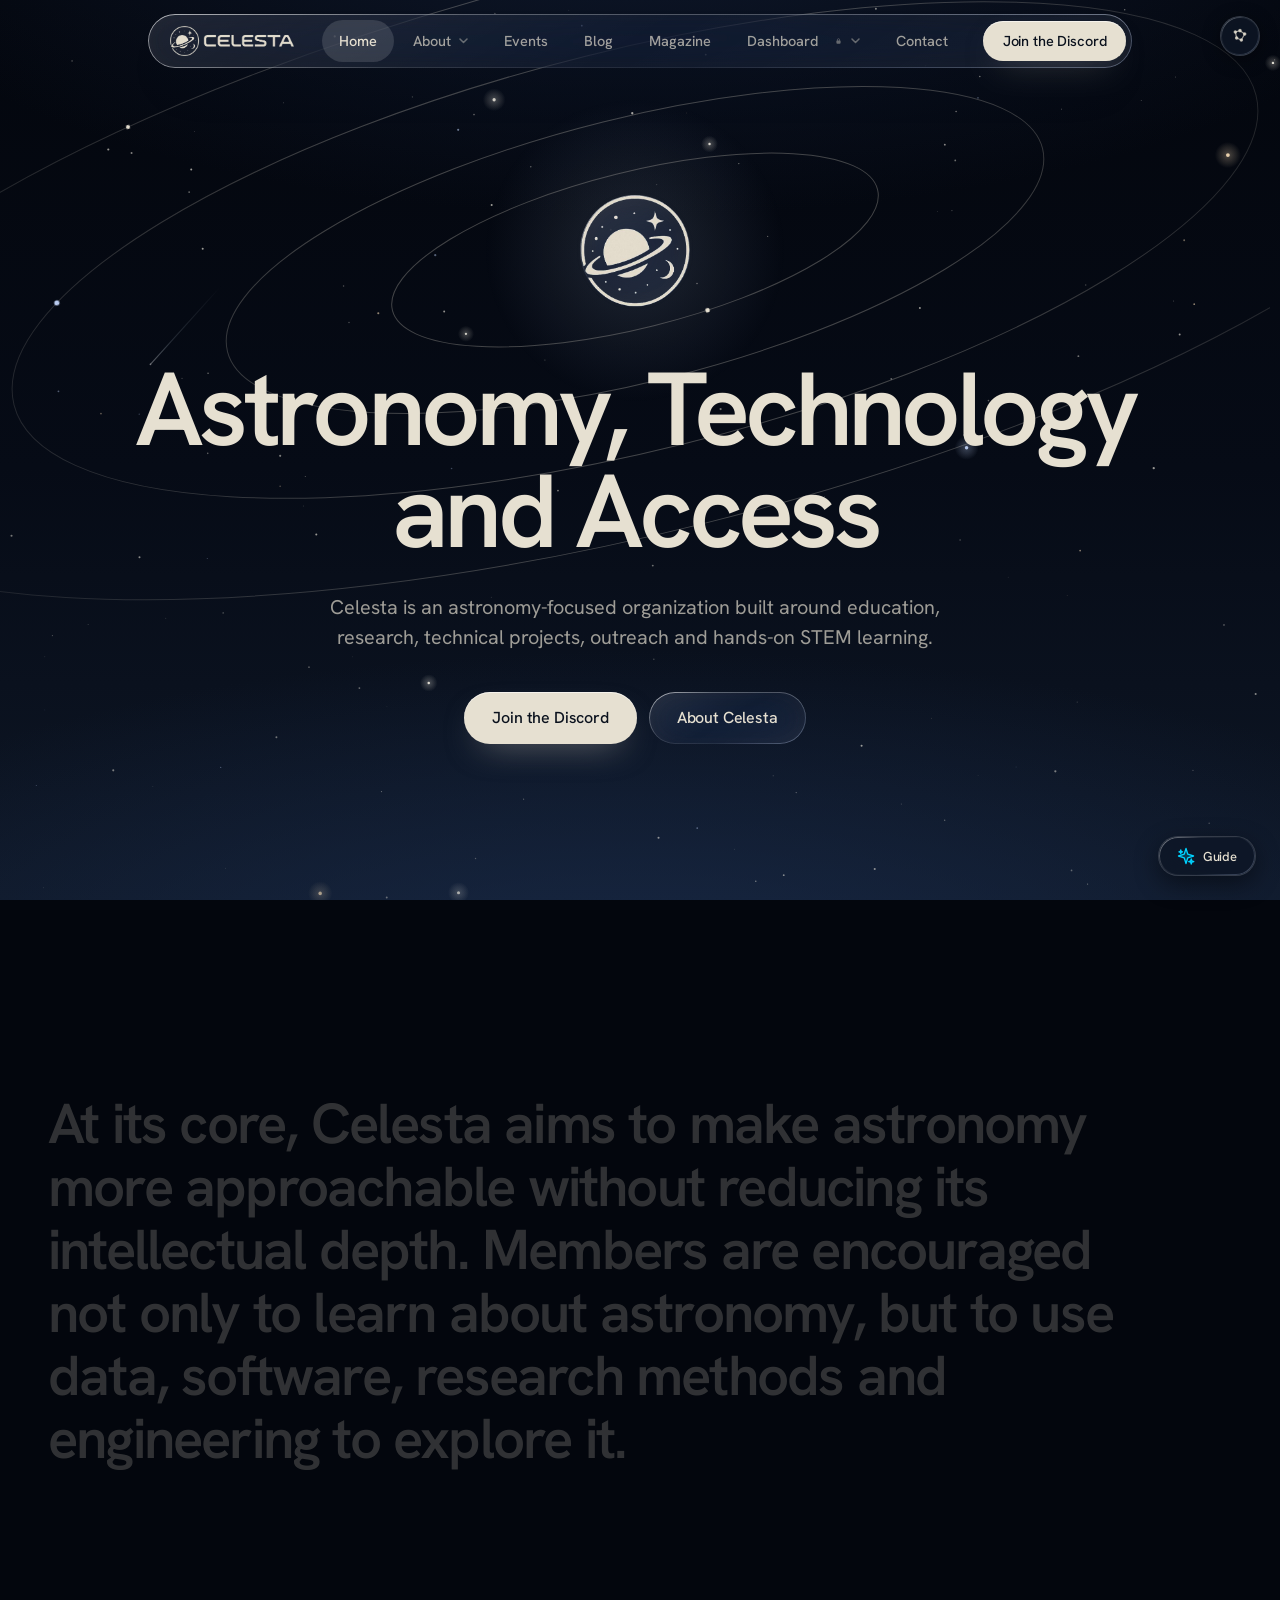
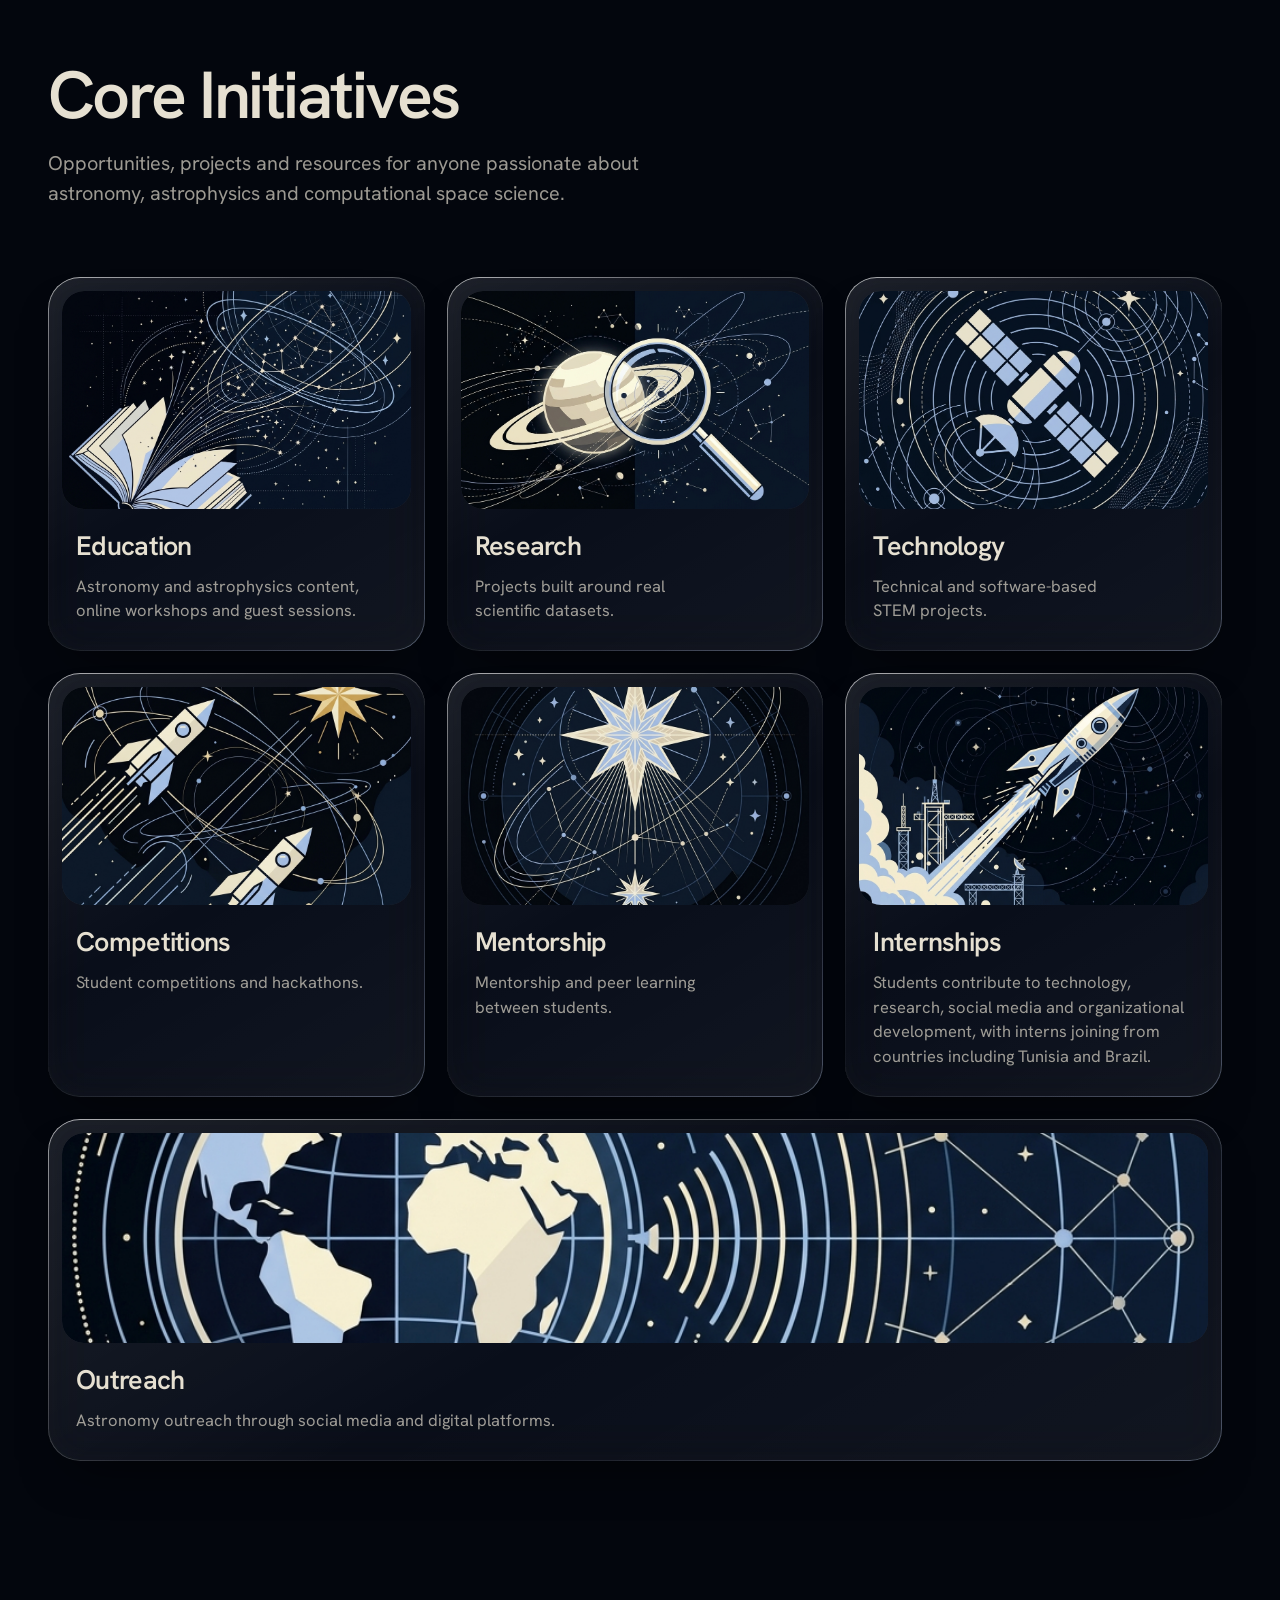
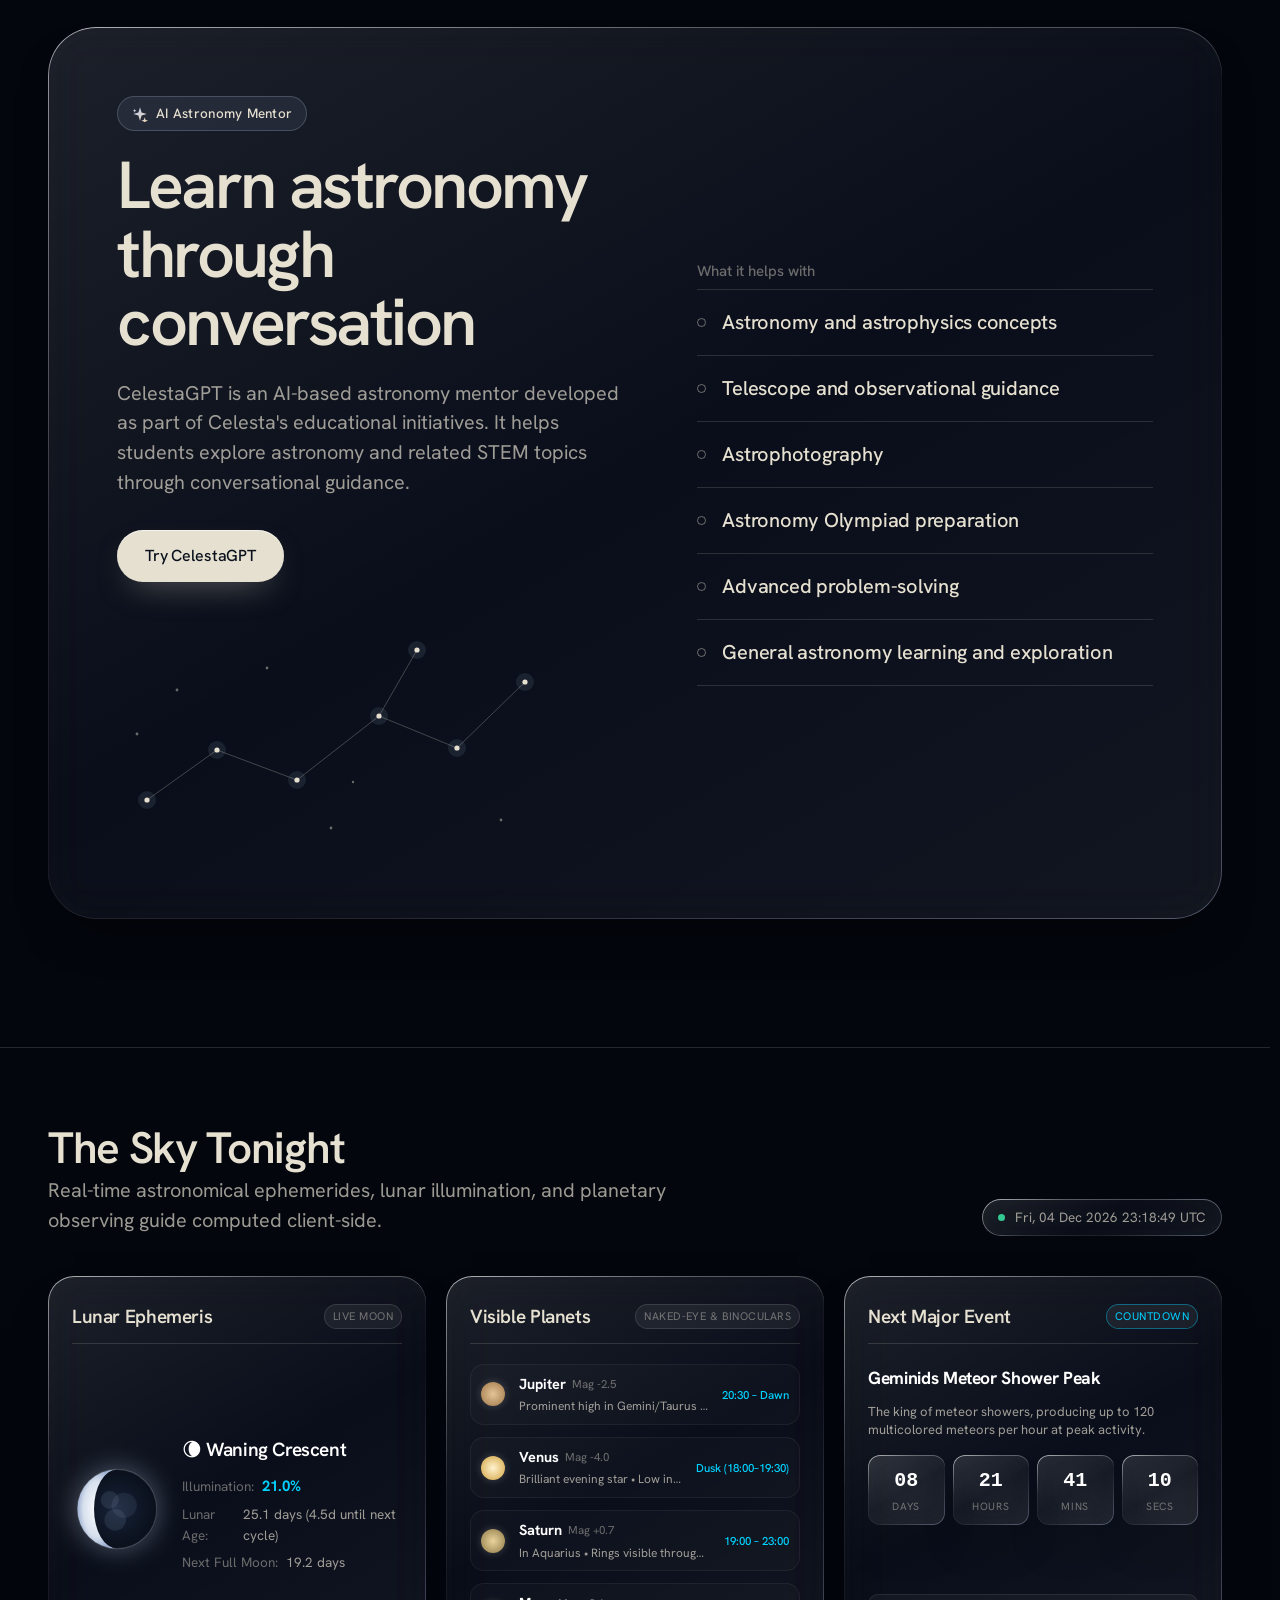
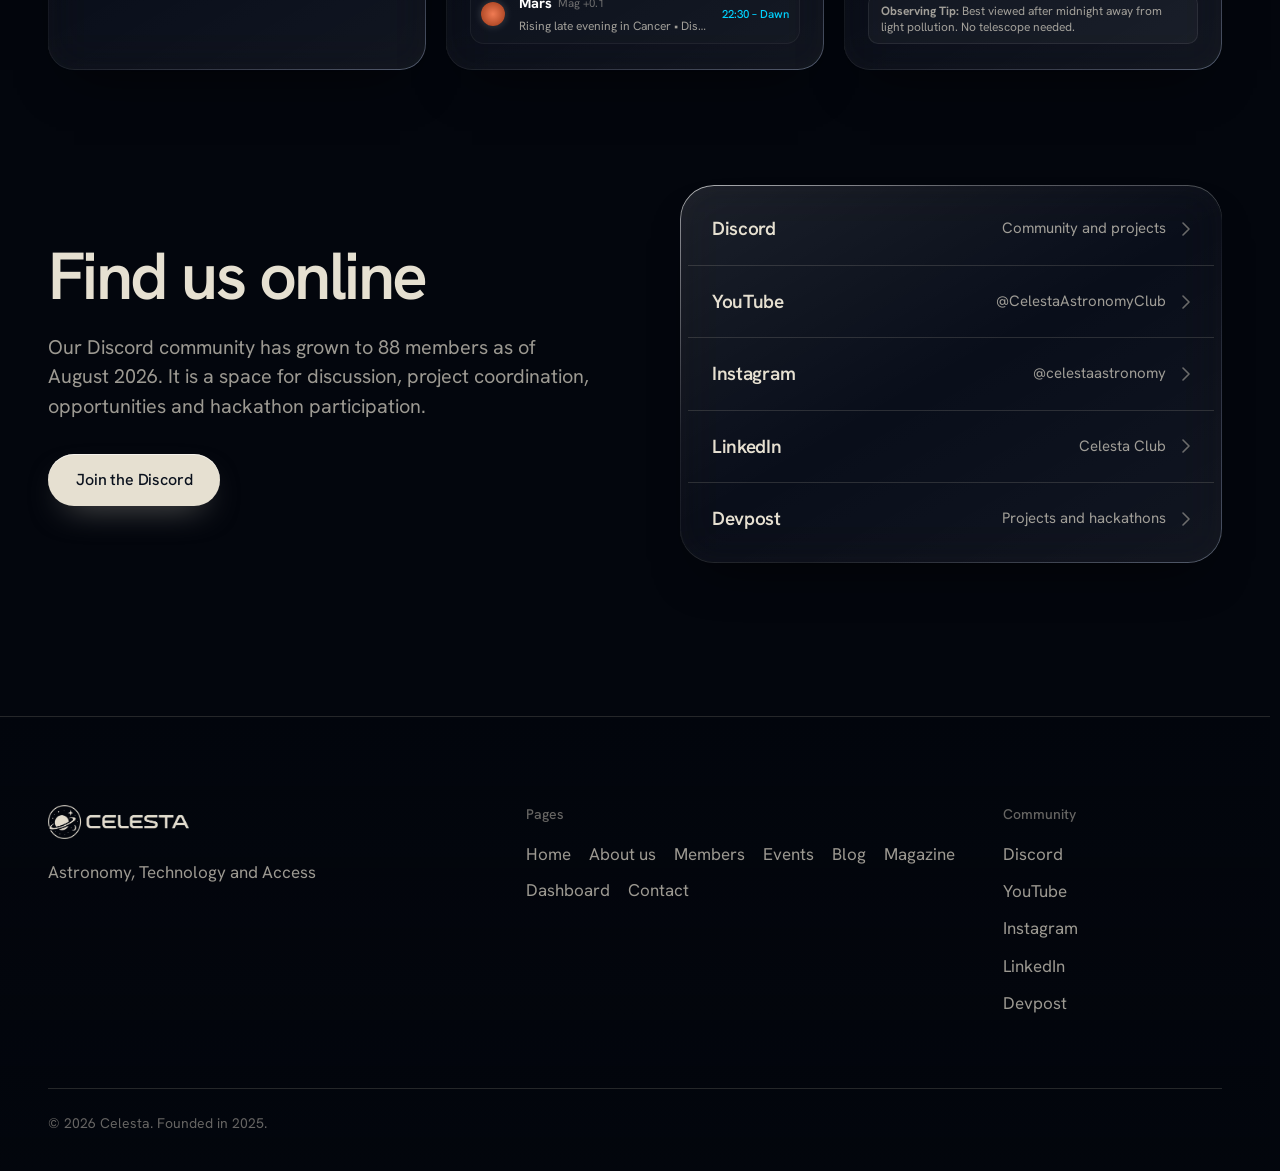
<file: index.html>
<!DOCTYPE html>
<html lang="en">
<head>
  <meta charset="utf-8">
  <meta name="viewport" content="width=device-width, initial-scale=1, viewport-fit=cover">

  <title>Celesta | Astronomy, Technology and Access</title>
  <meta name="description" content="Celesta is an astronomy-focused organization built around education, research, technical projects, outreach and hands-on STEM learning.">
  <meta name="theme-color" content="#03060d">

  <link rel="icon" href="favicon.ico" sizes="any">
  <link rel="icon" type="image/png" sizes="32x32" href="assets/img/favicon-32.png">
  <link rel="apple-touch-icon" href="assets/img/apple-touch-icon.png">

  <!-- Link previews (WhatsApp, Discord, LinkedIn).
       Once the domain is connected, change the image address below to the full one,
       for example https://yourdomain.org/assets/img/og-image.png -->
  <meta property="og:type" content="website">
  <meta property="og:site_name" content="Celesta">
  <meta property="og:title" content="Celesta | Astronomy, Technology and Access">
  <meta property="og:description" content="An organization built around astronomy education, research, technical projects, outreach and hands-on STEM learning.">
  <meta property="og:image" content="assets/img/og-image.png">
  <meta name="twitter:card" content="summary_large_image">

  <link rel="stylesheet" href="assets/css/style.css">
  <script src="assets/js/site.js" defer></script>
  <script src="assets/js/sky-tonight.js" defer></script>
</head>

<body data-page="home">
  <a class="skip" href="#main">Skip to content</a>

  <!-- Navigation. Built by assets/js/site.js. Change links and pages there. -->
  <header data-layout="header"></header>

  <main id="main">

    <!-- ===== HERO ======================================================= -->
    <section class="hero">
      <div class="hero-inner">

        <div class="emblem">
          <!-- Orbit lines drawn around the emblem. Decorative only. -->
          <svg class="orbits" viewBox="-1100 -520 2200 1040" width="2200" height="1040" aria-hidden="true" focusable="false">
            <defs>
              <radialGradient id="orbit-fade" cx="0" cy="0" r="1000" gradientUnits="userSpaceOnUse">
                <stop offset="0.28" stop-color="#e6e0d1" stop-opacity=".27"/>
                <stop offset="1" stop-color="#e6e0d1" stop-opacity="0"/>
              </radialGradient>
            </defs>
            <g transform="rotate(-14)">
              <ellipse rx="250" ry="78"  pathLength="1"/>
              <ellipse rx="420" ry="132" pathLength="1"/>
              <ellipse rx="640" ry="200" pathLength="1"/>
              <ellipse rx="900" ry="282" pathLength="1"/>

              <circle r="2.3" fill="#e6e0d1">
                <animateMotion dur="70s"  begin="-12s"  repeatCount="indefinite" path="M250 0 A250 78 0 1 1 -250 0 A250 78 0 1 1 250 0"/>
              </circle>
              <circle r="3.2" fill="#e6e0d1">
                <animateMotion dur="110s" begin="-48s"  repeatCount="indefinite" path="M420 0 A420 132 0 1 1 -420 0 A420 132 0 1 1 420 0"/>
              </circle>
              <circle r="2.6" fill="#b9cbef">
                <animateMotion dur="170s" begin="-90s"  repeatCount="indefinite" path="M640 0 A640 200 0 1 1 -640 0 A640 200 0 1 1 640 0"/>
              </circle>
              <circle r="2" fill="#e6e0d1">
                <animateMotion dur="240s" begin="-150s" repeatCount="indefinite" path="M900 0 A900 282 0 1 1 -900 0 A900 282 0 1 1 900 0"/>
              </circle>
            </g>
          </svg>

          <span class="emblem-disc glass" aria-hidden="true"></span>
          <img src="assets/img/logo_transparent.png" alt="Celesta" width="116" height="116" fetchpriority="high">
        </div>

        <h1>Astronomy, Technology <br class="wide">and Access</h1>

        <p class="lead">Celesta is an astronomy-focused organization built around education, research, technical projects, outreach and hands-on STEM learning.</p>

        <div class="actions">
          <!-- The Discord button hides itself until the invite link is added in assets/js/site.js -->
          <a class="btn btn-primary" data-link="discord" href="#">Join the Discord</a>
          <a class="btn btn-glass glass" href="about.html">About Celesta</a>
        </div>

      </div>
    </section>


    <!-- ===== STATEMENT ================================================== -->
    <!-- The words light up one by one as this paragraph scrolls into view. -->
    <section class="statement">
      <div class="wrap">
        <p class="scrub" data-scrub>At its core, Celesta aims to make astronomy more approachable without reducing its intellectual depth. Members are encouraged not only to learn about astronomy, but to use data, software, research methods and engineering to explore it.</p>
      </div>
    </section>


    <!-- ===== WHAT WE DO ================================================= -->
    <section class="work" id="initiatives">
      <div class="wrap">
        <div class="work-head">
          <h2>Core Initiatives</h2>
          <p class="lead">Opportunities, projects and resources for anyone passionate about astronomy, astrophysics and computational space science.</p>
        </div>

        <div class="card-grid card-grid--3">
          <!-- 1. Education -->
          <article class="card glass spot" data-modal="initiative" data-cursor-area>
            <div class="media" data-modal-media>
              <img src="assets/img/sitepics/homepage/education.png" alt="Education">
            </div>
            <div class="card-text">
              <h3 class="card-title"><button class="card-open" type="button" data-modal-title>Education</button></h3>
              <p class="card-blurb">Astronomy and astrophysics content, online workshops and guest sessions.</p>
            </div>
            <div data-modal-more hidden>
              <p>Astronomy and astrophysics content, online workshops and guest sessions.</p>
              <p>Our educational programs bridge curiosity with academic depth, bringing in Olympiad medalists and researchers to teach telescope mechanics, observational astronomy, and astrophysics fundamentals.</p>
              <div class="modal-actions">
                <a class="btn btn-primary" href="https://www.youtube.com/@CelestaAstronomyClub" target="_blank" rel="noopener">See our workshops</a>
              </div>
            </div>
          </article>

          <!-- 2. Research -->
          <article class="card glass spot" data-modal="initiative" data-cursor-area>
            <div class="media" data-modal-media>
              <img src="assets/img/sitepics/homepage/research.png" alt="Research">
            </div>
            <div class="card-text">
              <h3 class="card-title"><button class="card-open" type="button" data-modal-title>Research</button></h3>
              <p class="card-blurb">Projects built around real scientific datasets.</p>
            </div>
            <div data-modal-more hidden>
              <p>Projects built around real scientific datasets.</p>
              <p>Celesta research initiatives engage in computational astrophysics, orbital mechanics, and transit detection, collaborating on preprint publications and reproducible scientific workflows.</p>
              <div class="modal-actions">
                <a class="btn btn-primary" href="https://doi.org/10.5281/zenodo.23809604" target="_blank" rel="noopener">Checkout our latest research work</a>
              </div>
            </div>
          </article>

          <!-- 3. Technology -->
          <article class="card glass spot" data-modal="initiative" data-cursor-area>
            <div class="media" data-modal-media>
              <img src="assets/img/sitepics/homepage/technology.png" alt="Technology">
            </div>
            <div class="card-text">
              <h3 class="card-title"><button class="card-open" type="button" data-modal-title>Technology</button></h3>
              <p class="card-blurb">Technical and software-based STEM projects.</p>
            </div>
            <div data-modal-more hidden>
              <p>Technical and software-based STEM projects.</p>
              <p>We build tools at the intersection of astronomy and computing, including AI astronomy mentorship, gravitational simulation software, and open-source data tools.</p>
              <div class="modal-actions">
                <a class="btn btn-primary" data-link="celestagpt" href="https://celestagpt.carrd.co" target="_blank" rel="noopener">Try CelestaGPT</a>
              </div>
            </div>
          </article>

          <!-- 4. Competitions -->
          <article class="card glass spot" data-modal="initiative" data-cursor-area>
            <div class="media" data-modal-media>
              <img src="assets/img/sitepics/homepage/competitions.png" alt="Competitions">
            </div>
            <div class="card-text">
              <h3 class="card-title"><button class="card-open" type="button" data-modal-title>Competitions</button></h3>
              <p class="card-blurb">Student competitions and hackathons.</p>
            </div>
            <div data-modal-more hidden>
              <p>Student competitions and hackathons.</p>
              <p>From nationwide exoplanet data challenges with NASA Kepler data to competitive quizzes and hackathons, we challenge participants to solve authentic space science problems.</p>
              <div class="modal-actions">
                <a class="btn btn-primary" href="https://celesta-exoplanet-challenge.devpost.com" target="_blank" rel="noopener">View competition on Devpost</a>
              </div>
            </div>
          </article>

          <!-- 5. Mentorship -->
          <article class="card glass spot" data-modal="initiative" data-cursor-area>
            <div class="media" data-modal-media>
              <img src="assets/img/sitepics/homepage/mentorship.png" alt="Mentorship">
            </div>
            <div class="card-text">
              <h3 class="card-title"><button class="card-open" type="button" data-modal-title>Mentorship</button></h3>
              <p class="card-blurb">Mentorship and peer learning between students.</p>
            </div>
            <div data-modal-more hidden>
              <p>Mentorship and peer learning between students.</p>
              <p>Connecting aspiring astronomers and scientists with peers, Olympiad winners, and university mentors to guide projects, competitions, and academic pathways.</p>
            </div>
          </article>

          <!-- 6. Internships -->
          <article class="card glass spot" data-modal="initiative" data-cursor-area>
            <div class="media" data-modal-media>
              <img src="assets/img/sitepics/homepage/internships.png" alt="Internships">
            </div>
            <div class="card-text">
              <h3 class="card-title"><button class="card-open" type="button" data-modal-title>Internships</button></h3>
              <p class="card-blurb">Students contribute to technology, research, social media and organizational development, with interns joining from countries including Tunisia and Brazil.</p>
            </div>
            <div data-modal-more hidden>
              <p>Students contribute to technology, research, social media and organizational development, with interns joining from countries including Tunisia and Brazil.</p>
              <p>Join our international team and gain practical experience in research, computational astrophysics, content creation, and community leadership.</p>
              <div class="modal-actions">
                <a class="btn btn-primary" href="https://forms.gle/NvyiH7amfoEnEa2b7" target="_blank" rel="noopener">Apply here (Rolling Admissions)</a>
              </div>
            </div>
          </article>

          <!-- 7. Outreach -->
          <article class="card card--wide glass spot" data-modal="initiative" data-cursor-area>
            <div class="media" data-modal-media>
              <img src="assets/img/sitepics/homepage/outreach.png" alt="Outreach">
            </div>
            <div class="card-text">
              <h3 class="card-title"><button class="card-open" type="button" data-modal-title>Outreach</button></h3>
              <p class="card-blurb">Astronomy outreach through social media and digital platforms.</p>
            </div>
            <div data-modal-more hidden>
              <p>Astronomy outreach through social media and digital platforms.</p>
              <p>Bringing the wonders of space exploration to a worldwide audience through insightful posts, engaging visual content, interactive community discussions, and digital outreach campaigns.</p>
            </div>
          </article>
        </div>
      </div>
    </section>


    <!-- ===== CELESTAGPT ================================================= -->
    <section class="gpt">
      <div class="wrap">
        <div class="panel glass spot">

          <div class="panel-copy">
            <div class="ai-badge">
              <svg class="ai-sparkle-icon" viewBox="0 0 24 24" fill="none" aria-hidden="true">
                <path d="M12 2L14.4 9.6L22 12L14.4 14.4L12 22L9.6 14.4L2 12L9.6 9.6L12 2Z" fill="url(#sparkle-grad)"/>
                <path d="M19 17L20.2 20.8L24 22L20.2 23.2L19 27L17.8 23.2L14 22L17.8 20.8L19 17Z" fill="url(#sparkle-grad)"/>
                <path d="M4 4L4.8 6.2L7 7L4.8 7.8L4 10L3.2 7.8L1 7L3.2 6.2L4 4Z" fill="url(#sparkle-grad)"/>
                <defs>
                  <linearGradient id="sparkle-grad" x1="1" y1="2" x2="24" y2="27" gradientUnits="userSpaceOnUse">
                    <stop stop-color="#b9cbef"/>
                    <stop offset="1" stop-color="#f2d9b4"/>
                  </linearGradient>
                </defs>
              </svg>
              <span>AI Astronomy Mentor</span>
            </div>
            <h2>Learn astronomy through conversation</h2>
            <p class="lead">CelestaGPT is an AI-based astronomy mentor developed as part of Celesta's educational initiatives. It helps students explore astronomy and related STEM topics through conversational guidance.</p>

            <!-- Hides itself until the CelestaGPT link is added in assets/js/site.js -->
            <a class="btn btn-primary" data-link="celestagpt" href="#">Try CelestaGPT</a>

            <!-- Decorative constellation -->
            <svg class="constellation" viewBox="0 0 440 220" aria-hidden="true" focusable="false">
              <line x1="30"  y1="170" x2="100" y2="120"/>
              <line x1="100" y1="120" x2="180" y2="150"/>
              <line x1="180" y1="150" x2="262" y2="86"/>
              <line x1="262" y1="86"  x2="340" y2="118"/>
              <line x1="340" y1="118" x2="408" y2="52"/>
              <line x1="262" y1="86"  x2="300" y2="20"/>
              <g class="halo">
                <circle cx="30" cy="170" r="9"/><circle cx="100" cy="120" r="9"/><circle cx="180" cy="150" r="9"/>
                <circle cx="262" cy="86" r="9"/><circle cx="340" cy="118" r="9"/><circle cx="408" cy="52" r="9"/><circle cx="300" cy="20" r="9"/>
              </g>
              <g class="dot">
                <circle cx="30" cy="170" r="2.6"/><circle cx="100" cy="120" r="2.6"/><circle cx="180" cy="150" r="2.6"/>
                <circle cx="262" cy="86" r="2.6"/><circle cx="340" cy="118" r="2.6"/><circle cx="408" cy="52" r="2.6"/><circle cx="300" cy="20" r="2.6"/>
              </g>
              <g class="dust">
                <circle cx="60" cy="60" r="1.4"/><circle cx="150" cy="38" r="1.4"/><circle cx="214" cy="198" r="1.4"/>
                <circle cx="384" cy="190" r="1.4"/><circle cx="20" cy="104" r="1.4"/><circle cx="236" cy="152" r="1.2"/>
              </g>
            </svg>
          </div>

          <div class="uses-wrap">
            <p class="uses-title">What it helps with</p>
            <ul class="uses">
              <li>Astronomy and astrophysics concepts</li>
              <li>Telescope and observational guidance</li>
              <li>Astrophotography</li>
              <li>Astronomy Olympiad preparation</li>
              <li>Advanced problem-solving</li>
              <li>General astronomy learning and exploration</li>
            </ul>
          </div>

        </div>
      </div>
    </section>


    <!-- ===== CELESTA SKY TONIGHT ======================================= -->
    <section class="sky-tonight" id="sky-tonight" data-sky-tonight>
      <div class="wrap">
        <div class="sky-tonight-head">
          <div>
            <h2>The Sky Tonight</h2>
            <p class="lead" style="margin:6px 0 0;">Real-time astronomical ephemerides, lunar illumination, and planetary observing guide computed client-side.</p>
          </div>
          <div class="sky-live-badge glass">
            <span class="live-pulse"></span>
            <span id="sky-utc-time">Loading astronomical time...</span>
          </div>
        </div>

        <div class="sky-grid">
          <!-- 1. Moon Phase Engine -->
          <article class="sky-card glass spot" data-cursor-area>
            <div class="sky-card-head">
              <h3>Lunar Ephemeris</h3>
              <span class="sky-badge">Live Moon</span>
            </div>
            <div class="moon-display">
              <div id="moon-visual-svg" class="moon-svg-wrap"></div>
              <div class="moon-meta">
                <h4 id="moon-phase-name" class="moon-phase-title">Calculating...</h4>
                <div class="sky-stat-row">
                  <span class="sky-stat-label">Illumination:</span>
                  <strong id="moon-illum" class="sky-stat-value">--%</strong>
                </div>
                <div class="sky-stat-row">
                  <span class="sky-stat-label">Lunar Age:</span>
                  <span id="moon-age" class="sky-stat-sub">-- days</span>
                </div>
                <div class="sky-stat-row">
                  <span class="sky-stat-label">Next Full Moon:</span>
                  <span id="moon-next-full" class="sky-stat-sub">-- days</span>
                </div>
              </div>
            </div>
          </article>

          <!-- 2. Naked-Eye Planets Guide -->
          <article class="sky-card glass spot" data-cursor-area>
            <div class="sky-card-head">
              <h3>Visible Planets</h3>
              <span class="sky-badge">Naked-Eye & Binoculars</span>
            </div>
            <div class="planets-list">
              <div class="planet-row">
                <div class="planet-icon" style="background: radial-gradient(circle, #e3c498, #9e7546);"></div>
                <div class="planet-info">
                  <strong>Jupiter <span class="planet-mag">Mag -2.5</span></strong>
                  <p>Prominent high in Gemini/Taurus • 4 Galilean moons visible</p>
                </div>
                <span class="planet-time">20:30 – Dawn</span>
              </div>
              <div class="planet-row">
                <div class="planet-icon" style="background: radial-gradient(circle, #fff3cf, #d2a13e);"></div>
                <div class="planet-info">
                  <strong>Venus <span class="planet-mag">Mag -4.0</span></strong>
                  <p>Brilliant evening star • Low in South-West at dusk</p>
                </div>
                <span class="planet-time">Dusk (18:00–19:30)</span>
              </div>
              <div class="planet-row">
                <div class="planet-icon" style="background: radial-gradient(circle, #ead39c, #8c7847);"></div>
                <div class="planet-info">
                  <strong>Saturn <span class="planet-mag">Mag +0.7</span></strong>
                  <p>In Aquarius • Rings visible through small telescope</p>
                </div>
                <span class="planet-time">19:00 – 23:00</span>
              </div>
              <div class="planet-row">
                <div class="planet-icon" style="background: radial-gradient(circle, #f07b53, #993717);"></div>
                <div class="planet-info">
                  <strong>Mars <span class="planet-mag">Mag +0.1</span></strong>
                  <p>Rising late evening in Cancer • Distinct red hue</p>
                </div>
                <span class="planet-time">22:30 – Dawn</span>
              </div>
            </div>
          </article>

          <!-- 3. Major Astronomical Event Countdown -->
          <article class="sky-card glass spot" data-cursor-area>
            <div class="sky-card-head">
              <h3>Next Major Event</h3>
              <span class="sky-badge" style="border-color:rgba(0,210,255,.4); color:#00d2ff;">Countdown</span>
            </div>
            <div class="event-cd-wrap">
              <h4 class="event-cd-title">Geminids Meteor Shower Peak</h4>
              <p class="event-cd-sub">The king of meteor showers, producing up to 120 multicolored meteors per hour at peak activity.</p>
              
              <div class="countdown-grid">
                <div class="cd-box glass">
                  <span id="cd-days" class="cd-val">00</span>
                  <span class="cd-lbl">Days</span>
                </div>
                <div class="cd-box glass">
                  <span id="cd-hours" class="cd-val">00</span>
                  <span class="cd-lbl">Hours</span>
                </div>
                <div class="cd-box glass">
                  <span id="cd-mins" class="cd-val">00</span>
                  <span class="cd-lbl">Mins</span>
                </div>
                <div class="cd-box glass">
                  <span id="cd-secs" class="cd-val">00</span>
                  <span class="cd-lbl">Secs</span>
                </div>
              </div>

              <div class="stargaze-tip">
                <span><strong>Observing Tip:</strong> Best viewed after midnight away from light pollution. No telescope needed.</span>
              </div>
            </div>
          </article>
        </div>
      </div>
    </section>


    <!-- ===== COMMUNITY ================================================== -->
    <!-- Member count and date come from assets/js/site.js (discord.members, discord.asOf).
         Each row hides itself until its link is filled in there. -->
    <section class="community">
      <div class="wrap community-grid">

        <div>
          <h2>Find us online</h2>
          <p class="lead">Our Discord community has grown to <span data-site="members">88</span> members as of <span data-site="membersDate">August 2026</span>. It is a space for discussion, project coordination, opportunities and hackathon participation.</p>
          <a class="btn btn-primary" data-link="discord" href="#">Join the Discord</a>
        </div>

        <ul class="rows glass spot">
          <li>
            <a data-link="discord" href="#">
              <span class="r-name">Discord</span>
              <span class="r-meta">Community and projects</span>
              <svg viewBox="0 0 8 14" fill="none" aria-hidden="true"><path d="M1 1l6 6-6 6" stroke="currentColor" stroke-width="1.6" stroke-linecap="round" stroke-linejoin="round"/></svg>
            </a>
          </li>
          <li>
            <a data-link="youtube" href="#">
              <span class="r-name">YouTube</span>
              <span class="r-meta">@CelestaAstronomyClub</span>
              <svg viewBox="0 0 8 14" fill="none" aria-hidden="true"><path d="M1 1l6 6-6 6" stroke="currentColor" stroke-width="1.6" stroke-linecap="round" stroke-linejoin="round"/></svg>
            </a>
          </li>
          <li>
            <a data-link="instagram" href="#">
              <span class="r-name">Instagram</span>
              <span class="r-meta">@celestaastronomy</span>
              <svg viewBox="0 0 8 14" fill="none" aria-hidden="true"><path d="M1 1l6 6-6 6" stroke="currentColor" stroke-width="1.6" stroke-linecap="round" stroke-linejoin="round"/></svg>
            </a>
          </li>
          <li>
            <a data-link="linkedin" href="#">
              <span class="r-name">LinkedIn</span>
              <span class="r-meta">Celesta Club</span>
              <svg viewBox="0 0 8 14" fill="none" aria-hidden="true"><path d="M1 1l6 6-6 6" stroke="currentColor" stroke-width="1.6" stroke-linecap="round" stroke-linejoin="round"/></svg>
            </a>
          </li>
          <li>
            <a data-link="devpost" href="#">
              <span class="r-name">Devpost</span>
              <span class="r-meta">Projects and hackathons</span>
              <svg viewBox="0 0 8 14" fill="none" aria-hidden="true"><path d="M1 1l6 6-6 6" stroke="currentColor" stroke-width="1.6" stroke-linecap="round" stroke-linejoin="round"/></svg>
            </a>
          </li>
        </ul>

      </div>
    </section>

  </main>

  <!-- Footer. Built by assets/js/site.js. -->
  <footer data-layout="footer"></footer>
</body>
</html>
</file>
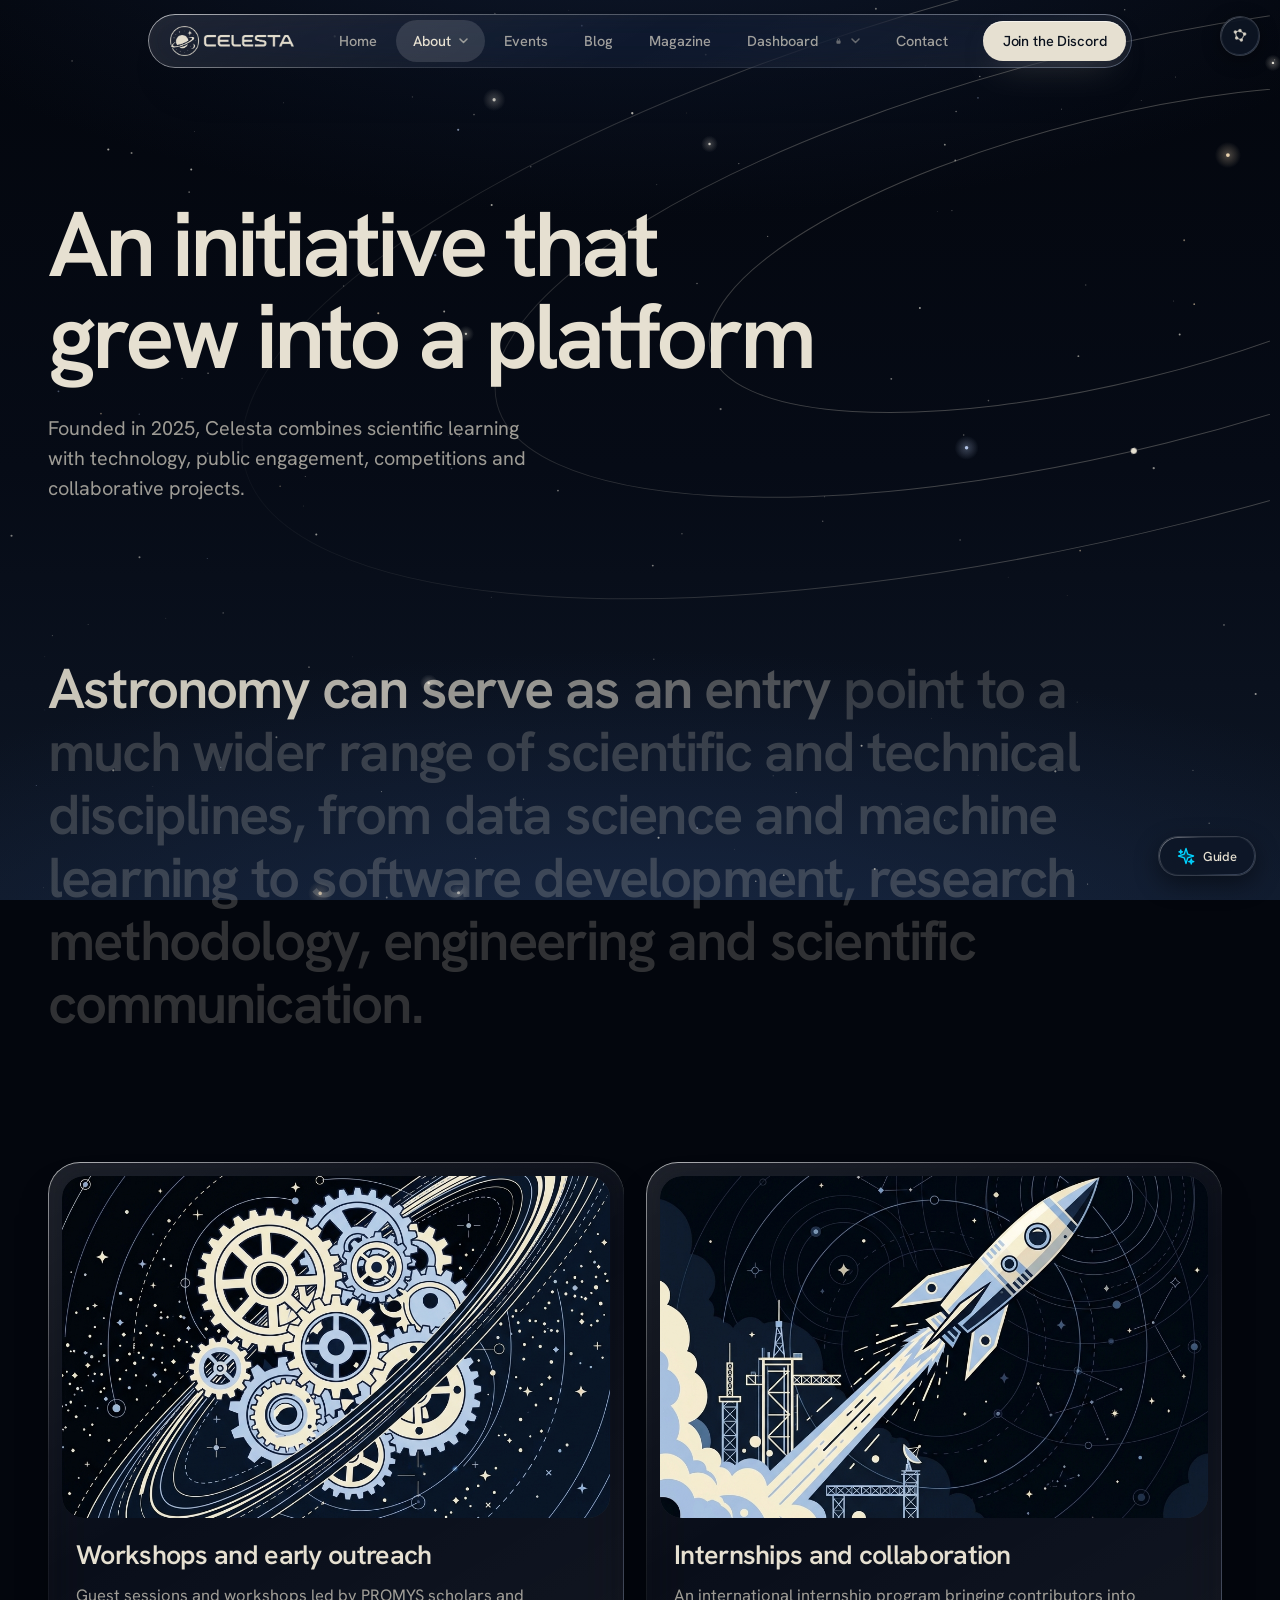
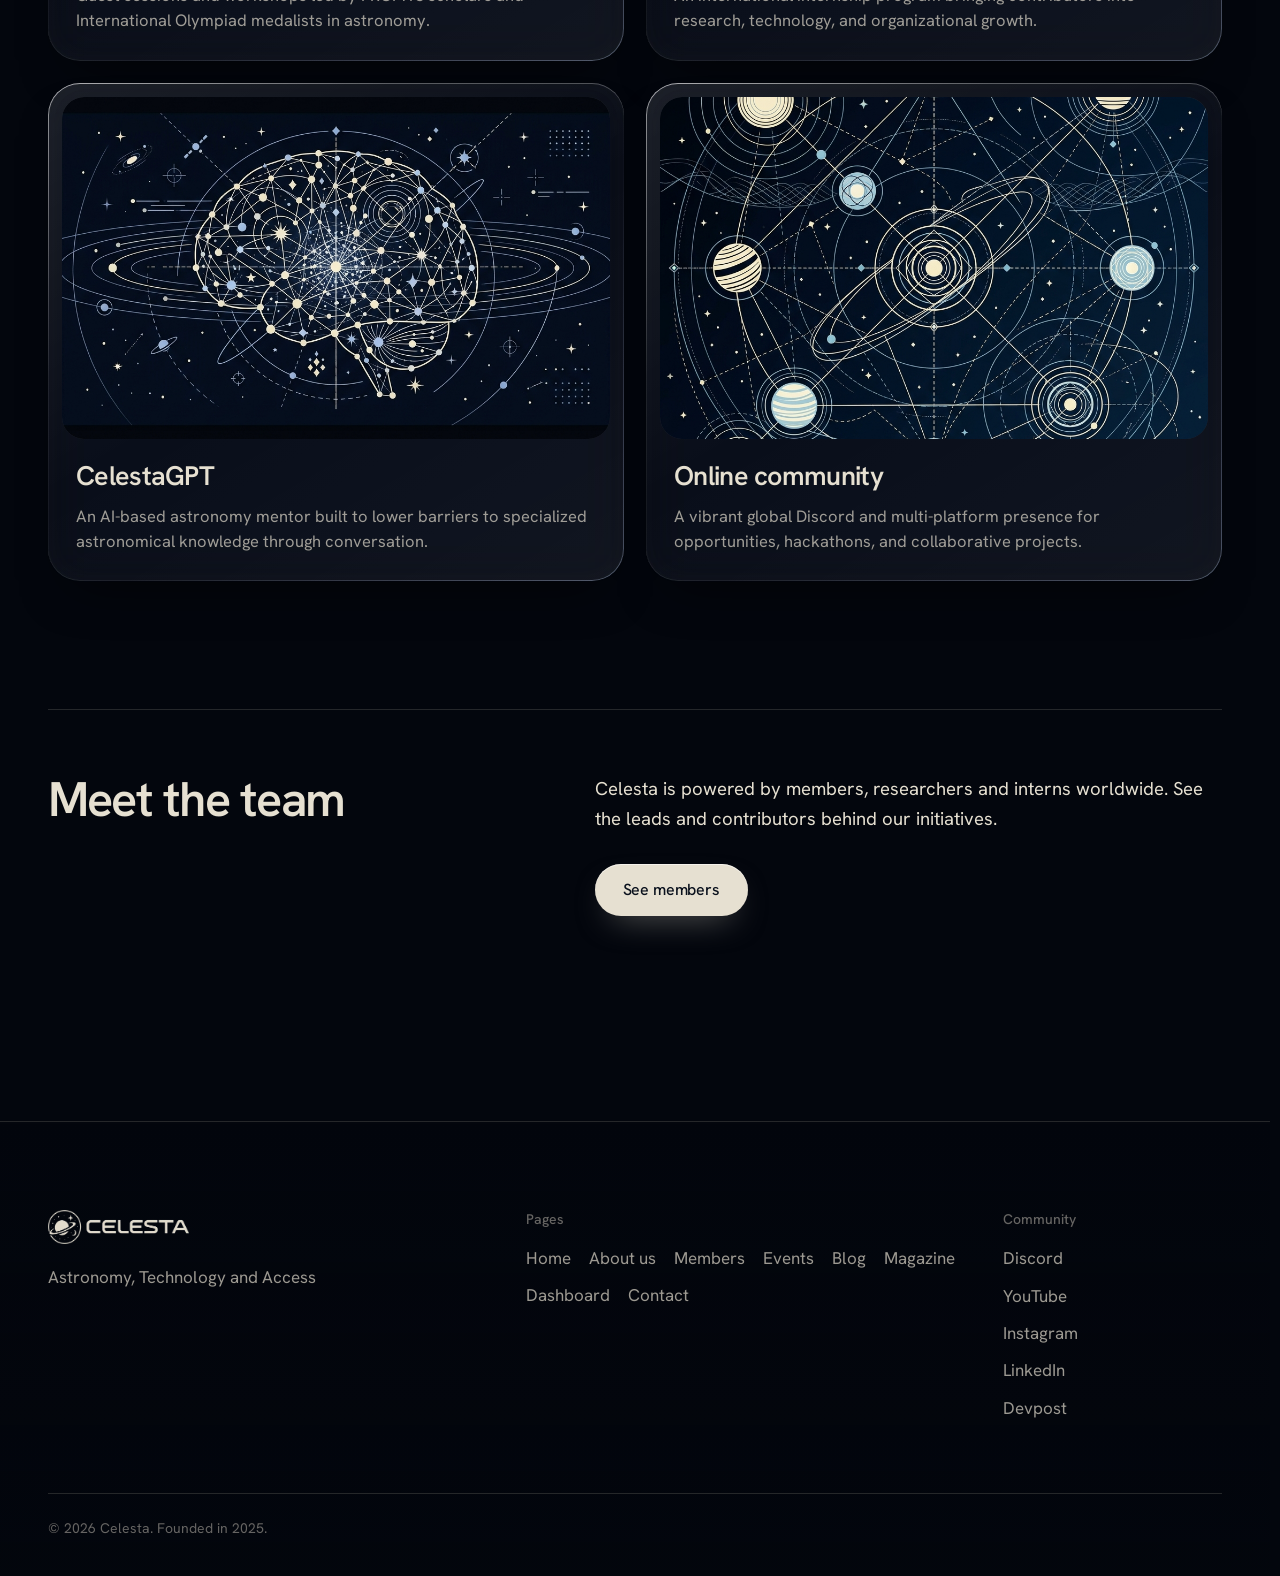
<file: about.html>
<!DOCTYPE html>
<html lang="en">
<head>
  <meta charset="utf-8">
  <meta name="viewport" content="width=device-width, initial-scale=1, viewport-fit=cover">

  <title>About | Celesta</title>
  <meta name="description" content="Celesta began in 2025 as a small initiative and has grown into a platform for astronomy education, research, technology and competitions.">
  <meta name="theme-color" content="#03060d">

  <link rel="icon" href="favicon.ico" sizes="any">
  <link rel="icon" type="image/png" sizes="32x32" href="assets/img/favicon-32.png">
  <link rel="apple-touch-icon" href="assets/img/apple-touch-icon.png">

  <!-- Link previews: see the note about the full image address in index.html -->
  <meta property="og:type" content="website">
  <meta property="og:site_name" content="Celesta">
  <meta property="og:title" content="About | Celesta">
  <meta property="og:description" content="Celesta began in 2025 as a small initiative and has grown into a platform for astronomy education, research, technology and competitions.">
  <meta property="og:image" content="assets/img/og-image.png">
  <meta name="twitter:card" content="summary_large_image">

  <link rel="stylesheet" href="assets/css/style.css">
  <script src="assets/js/site.js" defer></script>
</head>

<body data-page="about">
  <a class="skip" href="#main">Skip to content</a>

  <!-- Navigation. Built by assets/js/site.js. -->
  <header data-layout="header"></header>

  <main id="main">

    <!-- ===== PAGE HEADER ================================================ -->
    <section class="page-head">
      <!-- Orbit lines, decorative only -->
      <svg class="orbits" viewBox="-1100 -520 2200 1040" width="2200" height="1040" aria-hidden="true" focusable="false">
        <defs>
          <radialGradient id="orbit-fade" cx="0" cy="0" r="1000" gradientUnits="userSpaceOnUse">
            <stop offset="0.28" stop-color="#e6e0d1" stop-opacity=".27"/>
            <stop offset="1" stop-color="#e6e0d1" stop-opacity="0"/>
          </radialGradient>
        </defs>
        <g transform="rotate(-14)">
          <ellipse rx="420" ry="132" pathLength="1"/>
          <ellipse rx="640" ry="200" pathLength="1"/>
          <ellipse rx="900" ry="282" pathLength="1"/>
          <circle r="3" fill="#e6e0d1">
            <animateMotion dur="120s" begin="-30s" repeatCount="indefinite" path="M640 0 A640 200 0 1 1 -640 0 A640 200 0 1 1 640 0"/>
          </circle>
        </g>
      </svg>

      <div class="wrap">
        <h1>An initiative that grew into a platform</h1>
        <p class="lead">Founded in 2025, Celesta combines scientific learning with technology, public engagement, competitions and collaborative projects.</p>
      </div>
    </section>


    <!-- ===== STATEMENT ================================================== -->
    <!-- The words light up one by one as this paragraph scrolls into view. -->
    <section class="statement">
      <div class="wrap">
        <p class="scrub" data-scrub>Astronomy can serve as an entry point to a much wider range of scientific and technical disciplines, from data science and machine learning to software development, research methodology, engineering and scientific communication.</p>
      </div>
    </section>


    <!-- ===== STORY ====================================================== -->
    <section class="listing">
      <div class="wrap">

        <div class="card-grid card-grid--2">

          <!-- 1. Workshops and early outreach -->
          <article class="card glass spot" data-modal="about" data-cursor-area>
            <div class="media" data-modal-media>
              <img src="assets/img/sitepics/aboutus/workshops.png" alt="Workshops and early outreach">
            </div>
            <div class="card-text">
              <h3 class="card-title"><button class="card-open" type="button" data-modal-title>Workshops and early outreach</button></h3>
              <p class="card-blurb">Guest sessions and workshops led by PROMYS scholars and International Olympiad medalists in astronomy.</p>
            </div>
            <div data-modal-more hidden>
              <p>Among Celesta's early initiatives were guest sessions with students and young researchers who have experience in advanced astronomy programs and competitions. They included PROMYS scholars and medalists from the International Olympiad on Astronomy and Astrophysics.</p>
              <p>The sessions gave students a look at paths in astronomy that are often hard to reach through school activities. They also set an early direction for Celesta: connecting students with people who are actively involved in astronomy, research, mathematical problem-solving and advanced STEM programs.</p>
              <div class="modal-actions">
                <a class="btn btn-primary" href="https://www.youtube.com/@CelestaAstronomyClub" target="_blank" rel="noopener">See our workshops</a>
                <a class="btn btn-glass glass" href="events.html">View events</a>
              </div>
            </div>
          </article>

          <!-- 2. Internships and collaboration -->
          <article class="card glass spot" data-modal="about" data-cursor-area>
            <div class="media" data-modal-media>
              <img src="assets/img/sitepics/aboutus/intern.png" alt="Internships and collaboration">
            </div>
            <div class="card-text">
              <h3 class="card-title"><button class="card-open" type="button" data-modal-title>Internships and collaboration</button></h3>
              <p class="card-blurb">An international internship program bringing contributors into research, technology, and organizational growth.</p>
            </div>
            <div data-modal-more hidden>
              <p>Celesta runs an internship program that brings students into the organization's technical, research and outreach work. Recruitment extended beyond India, with interns joining from countries including Tunisia and Brazil.</p>
              <p>Interns contribute to technology, research, social media and organizational development as part of an international student community.</p>
              <div class="modal-actions">
                <a class="btn btn-primary" href="https://forms.gle/NvyiH7amfoEnEa2b7" target="_blank" rel="noopener">Apply here (Rolling Admissions)</a>
                <a class="btn btn-glass glass" href="members.html">See members</a>
              </div>
            </div>
          </article>

          <!-- 3. CelestaGPT -->
          <article class="card glass spot" data-modal="about" data-cursor-area>
            <div class="media" data-modal-media>
              <img src="assets/img/sitepics/aboutus/celestagpt.png" alt="CelestaGPT">
            </div>
            <div class="card-text">
              <h3 class="card-title"><button class="card-open" type="button" data-modal-title>CelestaGPT</button></h3>
              <p class="card-blurb">An AI-based astronomy mentor built to lower barriers to specialized astronomical knowledge through conversation.</p>
            </div>
            <div data-modal-more hidden>
              <p>CelestaGPT is an AI-based astronomy mentor built as part of Celesta's educational initiatives. Students can use it to explore astronomy and related STEM topics through conversation.</p>
              <p>It reflects a wider aim: using technology to lower the barriers that keep students from specialized astronomy knowledge.</p>
              <div class="modal-actions">
                <a class="btn btn-primary" data-link="celestagpt" href="https://celestagpt.carrd.co" target="_blank" rel="noopener">Try CelestaGPT</a>
              </div>
            </div>
          </article>

          <!-- 4. Online community -->
          <article class="card glass spot" data-modal="about" data-cursor-area>
            <div class="media" data-modal-media>
              <img src="assets/img/sitepics/aboutus/online.png" alt="Online community">
            </div>
            <div class="card-text">
              <h3 class="card-title"><button class="card-open" type="button" data-modal-title>Online community</button></h3>
              <p class="card-blurb">A vibrant global Discord and multi-platform presence for opportunities, hackathons, and collaborative projects.</p>
            </div>
            <div data-modal-more hidden>
              <p>Celesta keeps a presence on Discord, YouTube, Instagram, LinkedIn and Devpost, so students can reach opportunities and learning material beyond a conventional classroom.</p>
              <p>The Discord community has grown to <span data-site="members">88</span> members as of <span data-site="membersDate">August 2026</span>. It is a space for discussion, project coordination, opportunities and hackathon participation.</p>
              <div class="modal-actions">
                <a class="btn btn-primary" data-link="discord" href="#">Join the Discord</a>
                <a class="btn btn-glass glass" href="contact.html">Get in touch</a>
              </div>
            </div>
          </article>

        </div>

      </div>
    </section>


    <!-- ===== MEMBERS LINK =============================================== -->
    <section class="team">
      <div class="wrap">
        <div class="split">
          <h2>Meet the team</h2>
          <div class="prose">
            <p>Celesta is powered by members, researchers and interns worldwide. See the leads and contributors behind our initiatives.</p>
            <a class="btn btn-primary" href="members.html">See members</a>
          </div>
        </div>
      </div>
    </section>

  </main>

  <!-- Footer. Built by assets/js/site.js. -->
  <footer data-layout="footer"></footer>
</body>
</html>
</file>
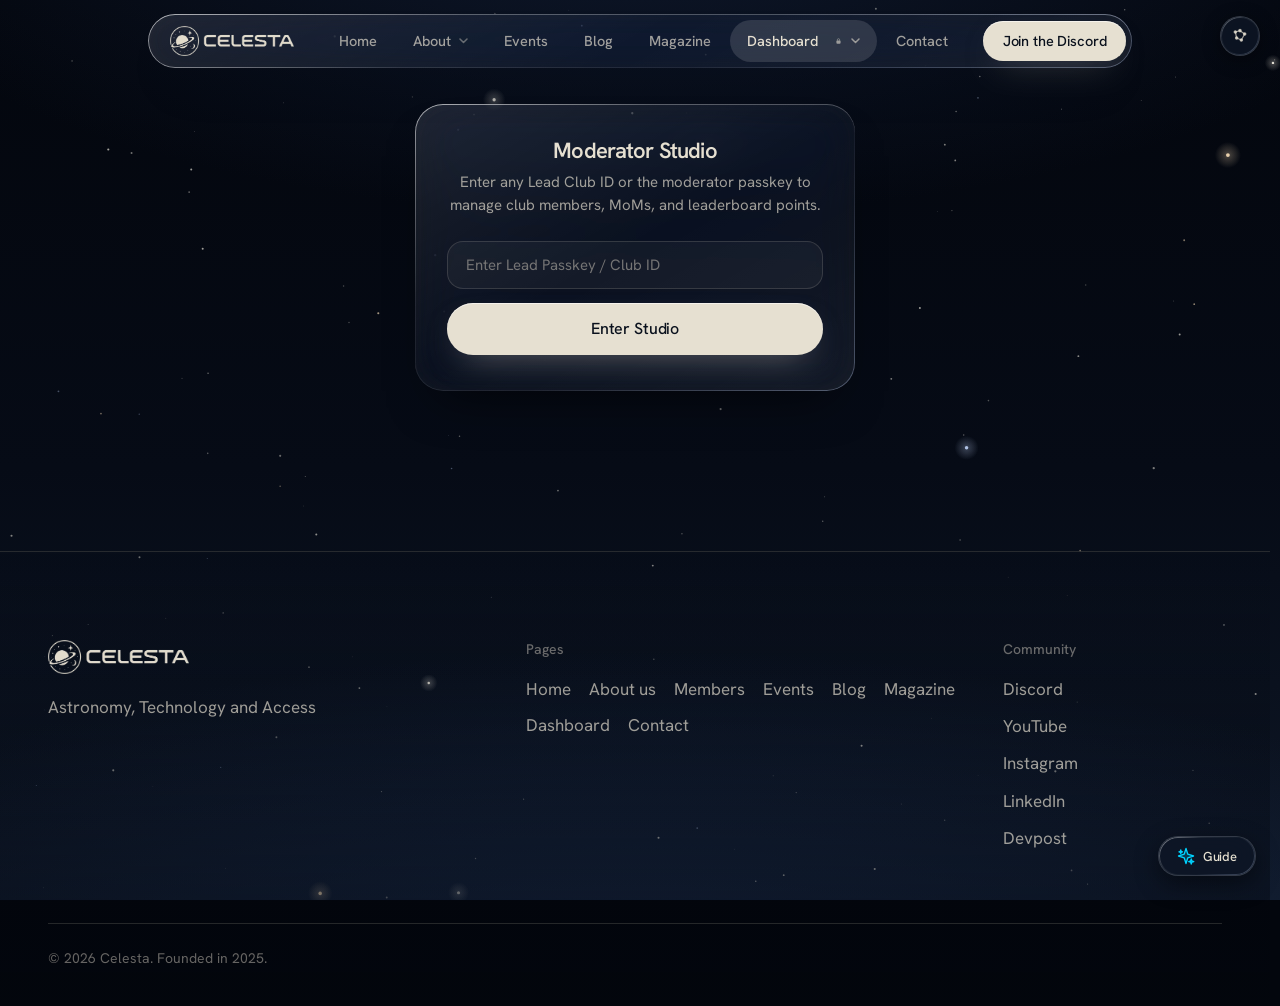
<file: admin.html>
<!DOCTYPE html>
<html lang="en">
<head>
  <meta charset="utf-8">
  <meta name="viewport" content="width=device-width, initial-scale=1, viewport-fit=cover">
  <title>Moderator Studio | Celesta</title>
  <meta name="robots" content="noindex, nofollow">
  <meta name="theme-color" content="#03060d">

  <link rel="icon" href="favicon.ico" sizes="any">
  <link rel="stylesheet" href="assets/css/style.css">
  <link rel="stylesheet" href="assets/css/admin.css">

  <script src="assets/data/club-data.js"></script>
  <script src="assets/js/site.js" defer></script>
</head>

<body data-page="admin">
  <a class="skip" href="#main">Skip to content</a>

  <!-- Shared Header -->
  <header data-layout="header"></header>

  <main id="main" class="admin-wrap">

    <!-- ===== PASSCODE GATE ===== -->
    <section id="gate-section" class="admin-gate glass spot">
      <h2>Moderator Studio</h2>
      <p>Enter any Lead Club ID or the moderator passkey to manage club members, MoMs, and leaderboard points.</p>
      <form id="gate-form" style="display:flex; flex-direction:column; gap:14px;">
        <input type="password" id="gate-key" class="admin-input" placeholder="Enter Lead Passkey / Club ID" required autocomplete="current-password">
        <button type="submit" class="btn btn-primary">Enter Studio</button>
        <p id="gate-err" style="color:#ff8585; font-size:13.5px; margin:0;" hidden>Incorrect passkey. Please try again.</p>
      </form>
    </section>

    <!-- ===== STUDIO CONTENT (HIDDEN UNTIL UNLOCKED) ===== -->
    <div id="studio-section" hidden>

      <!-- Head -->
      <div class="admin-head" style="display:flex; justify-content:space-between; align-items:flex-end; flex-wrap:wrap; gap:16px;">
        <div>
          <h1>Moderator Studio</h1>
          <p class="lead" style="margin-bottom:0;">Add or update members, minutes of meetings, and contributor points visually. When done, download or copy the generated data file with one click.</p>
        </div>
        <div style="display:flex; gap:10px; align-items:center;">
          <span style="font-size:12.5px; color:var(--cream-dim); padding:6px 12px; background:rgba(255,255,255,.05); border-radius:999px; border:1px solid rgba(255,255,255,.1);">Source: <strong style="color:#b9cbef;">assets/data/club-data.js</strong></span>
          <button type="button" class="btn btn-glass glass btn-sm" id="btn-sync-file" title="Discard browser storage and reload directly from club-data.js file">Reload from file</button>
        </div>
      </div>

      <!-- Navigation Tabs -->
      <nav class="admin-tabs glass spot" aria-label="Studio Tabs">
        <button type="button" class="admin-tab is-active" data-tab="members">Members & Roles</button>
        <button type="button" class="admin-tab" data-tab="mom">Minutes of Meetings</button>
        <button type="button" class="admin-tab" data-tab="leaderboard">Leaderboard & Credits</button>
        <button type="button" class="admin-tab" data-tab="hasher">Club ID Hasher</button>
        <button type="button" class="admin-tab" data-tab="export">Export & Deploy</button>
      </nav>

      <!-- ================= TAB 1: MEMBERS ================= -->
      <section id="tab-members" class="admin-panel is-active">
        
        <!-- Add Member Form -->
        <div class="admin-box glass spot">
          <h2 id="member-form-title">Add / Update Member</h2>
          <p class="admin-box-sub">Add a new member or intern, assign roles, and generate an encrypted Club ID.</p>

          <form id="form-member">
            <input type="hidden" id="m-edit-id" value="">
            
            <div class="form-grid">
              <div class="form-group">
                <label for="m-name">Full Name *</label>
                <input type="text" id="m-name" class="admin-input" placeholder="e.g. Jane Doe" required>
              </div>

              <div class="form-group">
                <label for="m-role">Role Title *</label>
                <input type="text" id="m-role" class="admin-input" placeholder="e.g. Technical Lead or Intern" required>
              </div>

              <div class="form-group">
                <label for="m-tier">Tier *</label>
                <select id="m-tier" class="admin-input">
                  <option value="lead">Lead (Gold)</option>
                  <option value="member">Member (Silver)</option>
                  <option value="intern" selected>Intern (Bronze)</option>
                  <option value="alumni">Alumni (Hall of Fame)</option>
                </select>
              </div>

              <div class="form-group">
                <label for="m-gender">Avatar Icon / Gender</label>
                <select id="m-gender" class="admin-input">
                  <option value="def1.png">Default Male Avatar (def1.png)</option>
                  <option value="def2.png">Default Female Avatar (def2.png)</option>
                  <option value="custom">Custom Image Path...</option>
                </select>
              </div>

              <div class="form-group form-group--full" id="m-custom-avatar-wrap" hidden>
                <label for="m-avatar">Custom Image Path</label>
                <input type="text" id="m-avatar" class="admin-input" placeholder="assets/img/members/photo.jpeg">
              </div>

              <div class="form-group">
                <label for="m-year">Join Year</label>
                <input type="number" id="m-year" class="admin-input" value="2026">
              </div>

              <div class="form-group form-group--full">
                <label for="m-bio">Bio / Contributions (Pop-up modal text)</label>
                <input type="text" id="m-bio" class="admin-input" placeholder="e.g. Leading research in deterministic N-body orbital simulations.">
              </div>

              <div class="form-group">
                <label for="m-rawid">New Club ID (plain text — will be automatically hashed)</label>
                <input type="text" id="m-rawid" class="admin-input" placeholder="e.g. JaneDoe2026 (Leave blank to keep existing)">
              </div>
            </div>

            <div style="margin-top:22px; display:flex; gap:12px; align-items:center;">
              <button type="submit" class="btn btn-primary" id="btn-save-member">Save Member</button>
              <button type="button" class="btn btn-glass glass" id="btn-cancel-member" hidden>Cancel Edit</button>
            </div>
          </form>
        </div>

        <!-- Active Members List -->
        <div class="admin-box glass spot">
          <h2>Active Team (<span id="count-active">0</span>)</h2>
          <p class="admin-box-sub">Click 'Edit' to update details or role, or 'Move to Alumni' when a tenure ends.</p>
          <div id="list-active-members" class="admin-list"></div>
        </div>

        <!-- Alumni Members List -->
        <div class="admin-box glass spot">
          <h2>Alumni Hall (<span id="count-alumni">0</span>)</h2>
          <p class="admin-box-sub">Past members retained for credentials and contribution proof.</p>
          <div id="list-alumni-members" class="admin-list"></div>
        </div>
      </section>


      <!-- ================= TAB 2: MINUTES OF MEETINGS (MoM) ================= -->
      <section id="tab-mom" class="admin-panel">
        <div class="admin-box glass spot">
          <h2>Publish Minutes of Meeting (MoM)</h2>
          <p class="admin-box-sub">Record official meeting outcomes, attendees, agendas, and action items.</p>

          <form id="form-mom">
            <div class="form-grid">
              <div class="form-group form-group--full">
                <label for="mom-title">Meeting Title *</label>
                <input type="text" id="mom-title" class="admin-input" placeholder="e.g. Sprint Review: Research Paper & Event Roadmap" required>
              </div>

              <div class="form-group">
                <label for="mom-date">Date *</label>
                <input type="text" id="mom-date" class="admin-input" placeholder="e.g. November 3, 2026" required>
              </div>

              <div class="form-group">
                <label for="mom-attendees">Attendees (comma-separated)</label>
                <input type="text" id="mom-attendees" class="admin-input" placeholder="e.g. Aradhya, Arnav, Mrunal, Shakthivel">
              </div>

              <div class="form-group form-group--full">
                <label for="mom-agenda">Agenda & Objectives</label>
                <textarea id="mom-agenda" class="admin-input" placeholder="Summary of what was discussed..."></textarea>
              </div>

              <div class="form-group form-group--full">
                <label for="mom-decisions">Key Decisions Made</label>
                <textarea id="mom-decisions" class="admin-input" placeholder="Official decisions made during the meeting..."></textarea>
              </div>

              <div class="form-group form-group--full">
                <label for="mom-actions">Action Items (1 per line, format: Task | Assignee)</label>
                <textarea id="mom-actions" class="admin-input" placeholder="Deploy Zenodo preprint link | Arnav&#10;Prepare next workshop announcement | Manveer"></textarea>
              </div>
            </div>

            <div style="margin-top:22px;">
              <button type="submit" class="btn btn-primary">Add Minutes of Meeting</button>
            </div>
          </form>
        </div>

        <div class="admin-box glass spot">
          <h2>Published Meeting Archives (<span id="count-moms">0</span>)</h2>
          <div id="list-moms" class="admin-list"></div>
        </div>
      </section>


      <!-- ================= TAB 3: LEADERBOARD ================= -->
      <section id="tab-leaderboard" class="admin-panel">
        <div class="admin-box glass spot">
          <h2>Citizen Science & Leaderboard Manager</h2>
          <p class="admin-box-sub">Quickly award points and log Planet Hunters TESS classifications for members.</p>

          <div class="admin-table-wrap">
            <table class="admin-table">
              <thead>
                <tr>
                  <th>Rank & Member</th>
                  <th>Tier</th>
                  <th>TESS Classifications</th>
                  <th>Points</th>
                  <th>Quick Award</th>
                </tr>
              </thead>
              <tbody id="table-leaderboard-body"></tbody>
            </table>
          </div>
        </div>
      </section>


      <!-- ================= TAB 4: CLUB ID HASHER ================= -->
      <section id="tab-hasher" class="admin-panel">
        <div class="admin-box glass spot">
          <h2>Club ID Salted Hasher</h2>
          <p class="admin-box-sub">Generate one-way SHA-256 hashes using Celesta's active salt (<code id="disp-salt">celesta_astro_2026</code>) so raw member passwords never appear in source code.</p>

          <div class="form-group form-group--full">
            <label for="hasher-input">Raw Passphrase / Member ID</label>
            <input type="text" id="hasher-input" class="admin-input" placeholder="Type an ID here, e.g. ArnavVenkatesh789">
          </div>

          <div style="margin-top:20px;">
            <label style="font-size:13.5px; color:var(--cream-faint);">Generated Salted SHA-256 Hash:</label>
            <div style="display:flex; gap:10px; margin-top:8px;">
              <input type="text" id="hasher-output" class="admin-input" readonly placeholder="Output will appear here...">
              <button type="button" class="btn btn-primary" id="btn-copy-hash">Copy Hash</button>
            </div>
          </div>
        </div>
      </section>


      <!-- ================= TAB 5: EXPORT & DEPLOY ================= -->
      <section id="tab-export" class="admin-panel">
        <div class="admin-box glass spot">
          <h2>Export & Deploy Changes</h2>
          <p class="admin-box-sub">All additions and edits above are currently staged in memory. Deploy them to your website in seconds:</p>

          <div style="display:flex; flex-wrap:wrap; gap:14px; margin-bottom:24px;">
            <button type="button" class="btn btn-primary" id="btn-download-data" style="background:#27ae60; border-color:#2ecc71;">
              Download updated club-data.js
            </button>
            <button type="button" class="btn btn-glass glass" id="btn-copy-data">
              Copy Code to Clipboard
            </button>
          </div>

          <div class="admin-box glass" style="padding:18px 22px; margin-bottom:20px; border-radius:18px;">
            <p style="margin:0; font-size:14.5px; color:var(--cream);">
              <strong>Where to save:</strong> Place the downloaded file into <code style="color:#b9cbef;">assets/data/club-data.js</code> in your workspace or GitHub repo. Commit the file and GitHub Pages will deploy it live!
            </p>
          </div>

          <label style="font-size:13.5px; color:var(--cream-faint); margin-bottom:8px; display:block;">Live Preview of <code style="color:#b9cbef;">club-data.js</code>:</label>
          <pre id="code-output" class="code-preview"></pre>
        </div>
      </section>

    </div>

  </main>

  <!-- Shared Footer -->
  <footer data-layout="footer"></footer>

  <!-- Notification Toast -->
  <div id="admin-toast" class="admin-toast" role="status" aria-live="polite"></div>

  <!-- STUDIO JAVASCRIPT LOGIC -->
  <script>
    (function () {
      // Load current or default data (synced with localStorage for instant reactivity)
      var data = null;
      try {
        var local = localStorage.getItem("celesta_club_data");
        if (local) {
          var parsed = JSON.parse(local);
          if (parsed && Array.isArray(parsed.members) && Array.isArray(parsed.alumni)) {
            data = parsed;
          }
        }
      } catch (e) {}

      if (!data) {
        data = window.CELESTA_DATA || {
          salt: "celesta_astro_2026",
          members: [],
          moms: [],
          alumni: [],
          leaderboardTiers: [
            { name: "Supernova", minPoints: 300, icon: "🌟" },
            { name: "Pulsar", minPoints: 200, icon: "⚡" },
            { name: "Orbiter", minPoints: 100, icon: "🪐" },
            { name: "Stargazer", minPoints: 0, icon: "🔭" }
          ]
        };
      }

      // Built-in hash helper using WebCrypto
      async function sha256(str, salt) {
        var text = (str || "").trim().toLowerCase() + (salt || data.salt || "celesta_astro_2026");
        var buf = await crypto.subtle.digest("SHA-256", new TextEncoder().encode(text));
        return Array.from(new Uint8Array(buf)).map(b => b.toString(16).padStart(2, '0')).join('');
      }

      function toast(msg) {
        var el = document.getElementById("admin-toast");
        el.textContent = msg;
        el.classList.add("is-shown");
        setTimeout(function () { el.classList.remove("is-shown"); }, 2800);
      }

      // --- AUTH GATE ---
      var gateSection = document.getElementById("gate-section");
      var studioSection = document.getElementById("studio-section");
      var gateForm = document.getElementById("gate-form");
      var gateKey = document.getElementById("gate-key");
      var gateErr = document.getElementById("gate-err");

      function unlockStudio() {
        gateSection.hidden = true;
        studioSection.hidden = false;
        renderAll();
      }

      if (sessionStorage.getItem("celesta-admin-auth") === "true") {
        unlockStudio();
      }

      gateForm.addEventListener("submit", async function (e) {
        e.preventDefault();
        var raw = gateKey.value.trim();
        if (!raw) return;

        // Master passcode or matches any lead hash
        var hash = await sha256(raw, data.salt);
        var isLead = data.members.some(m => m.tier === "lead" && m.clubIdHash === hash);
        var isMaster = (raw === "celestalead2026" || raw.toLowerCase() === "celesta2026" || hash === "b04f89c00947857c394fd449b1b9c5e180814fdae89a3a8b0a607e5334af1c43");

        if (isLead || isMaster) {
          sessionStorage.setItem("celesta-admin-auth", "true");
          gateErr.hidden = true;
          unlockStudio();
        } else {
          gateErr.hidden = false;
          gateKey.focus();
        }
      });

      // --- TABS ---
      var tabs = document.querySelectorAll(".admin-tab");
      var panels = document.querySelectorAll(".admin-panel");
      tabs.forEach(function (tab) {
        tab.addEventListener("click", function () {
          tabs.forEach(t => t.classList.remove("is-active"));
          panels.forEach(p => p.classList.remove("is-active"));
          tab.classList.add("is-active");
          var target = document.getElementById("tab-" + tab.dataset.tab);
          if (target) target.classList.add("is-active");
          if (tab.dataset.tab === "export") updateCodePreview();
        });
      });

      // --- AVATAR SELECTOR ---
      var mGender = document.getElementById("m-gender");
      var mCustomWrap = document.getElementById("m-custom-avatar-wrap");
      var mAvatar = document.getElementById("m-avatar");
      mGender.addEventListener("change", function () {
        mCustomWrap.hidden = mGender.value !== "custom";
      });

      // --- RENDER MEMBERS ---
      function renderMembers() {
        var activeList = document.getElementById("list-active-members");
        var alumniList = document.getElementById("list-alumni-members");

        // Clean migration: any inactive members in data.members are properly moved into data.alumni
        if (!Array.isArray(data.alumni)) data.alumni = [];
        var inactives = data.members.filter(m => m.active === false);
        if (inactives.length) {
          inactives.forEach(m => {
            if (!data.alumni.some(a => a.id === m.id)) {
              data.alumni.push({
                id: m.id,
                name: m.name,
                role: m.role ? (m.role.startsWith("Ex.") || m.role.startsWith("Former") ? m.role : "Former " + m.role) : "Alumni Contributor",
                tenure: (m.joinYear || 2025) + "–" + new Date().getFullYear(),
                avatar: m.avatar || "assets/img/members/def1.png",
                gender: m.gender || (m.avatar && m.avatar.includes("def2") ? "female" : "male"),
                clubIdHash: m.clubIdHash || "",
                contributions: m.role || "Former Contributor"
              });
            }
          });
          data.members = data.members.filter(m => m.active !== false);
        }

        var activeMembers = data.members.filter(m => m.active !== false);
        var alumniMembers = data.alumni || [];

        document.getElementById("count-active").textContent = activeMembers.length;
        document.getElementById("count-alumni").textContent = alumniMembers.length;

        // Active
        activeList.innerHTML = activeMembers.map(m => `
          <div class="admin-item">
            <div class="admin-item-info">
              <img src="${m.avatar || 'assets/img/members/def1.png'}" alt="${m.name}" class="admin-item-avatar">
              <div>
                <p class="admin-item-name">${m.name} <span class="badge badge--${m.tier === 'lead' ? 'gold' : m.tier === 'member' ? 'silver' : 'bronze'}">${m.role}</span></p>
                <div class="admin-item-meta">
                  <span>Joined ${m.joinYear || 2025}</span>
                </div>
              </div>
            </div>
            <div class="admin-item-actions">
              <button type="button" class="btn btn-glass glass btn-sm" onclick="editMember('${m.id}')">Edit</button>
              <button type="button" class="btn btn-glass glass btn-sm" onclick="toggleAlumni('${m.id}')">To Alumni</button>
              <button type="button" class="btn btn-glass glass btn-sm" style="color:#ff8585;" onclick="deleteMember('${m.id}')">Delete</button>
            </div>
          </div>
        `).join("");

        // Alumni
        alumniList.innerHTML = alumniMembers.length ? alumniMembers.map(a => `
          <div class="admin-item">
            <div class="admin-item-info">
              <img src="${a.avatar || 'assets/img/members/def1.png'}" alt="${a.name}" class="admin-item-avatar">
              <div>
                <p class="admin-item-name">${a.name} <span class="badge" style="background:rgba(255,255,255,.08); color:var(--cream); border-color:rgba(255,255,255,.2); font-size:11px;">${a.gender === 'female' ? 'Alumna' : 'Alumnus'}</span></p>
                <div class="admin-item-meta">
                  <span>${a.role || 'Former Contributor'} (${a.tenure || '2025–2026'})</span>
                  ${a.contributions ? `<span>— ${a.contributions}</span>` : ''}
                </div>
              </div>
            </div>
            <div class="admin-item-actions">
              <button type="button" class="btn btn-glass glass btn-sm" onclick="editAlumni('${a.id}')">Edit</button>
              <button type="button" class="btn btn-glass glass btn-sm" onclick="restoreMember('${a.id}')">Make Active</button>
              <button type="button" class="btn btn-glass glass btn-sm" style="color:#ff8585;" onclick="deleteAlumni('${a.id}')">Delete</button>
            </div>
          </div>
        `).join("") : '<p style="color:var(--cream-faint); margin:0; padding:12px 0;">No alumni archived yet.</p>';
      }

      // Member CRUD exposed to window for inline onclick handlers
      window.editMember = function (id) {
        var m = data.members.find(x => x.id === id);
        if (!m) return;
        document.getElementById("m-edit-id").value = m.id;
        document.getElementById("m-name").value = m.name;
        document.getElementById("m-role").value = m.role;
        document.getElementById("m-tier").value = m.tier || "intern";
        document.getElementById("m-year").value = m.joinYear || 2026;
        document.getElementById("m-bio").value = m.bio || m.contributions || "";
        document.getElementById("m-rawid").value = "";

        if (m.avatar && (m.avatar.includes("def1") || m.avatar.includes("def2"))) {
          mGender.value = m.avatar.includes("def1") ? "def1.png" : "def2.png";
          mCustomWrap.hidden = true;
        } else {
          mGender.value = "custom";
          mCustomWrap.hidden = false;
          mAvatar.value = m.avatar || "";
        }

        document.getElementById("member-form-title").textContent = "Update " + m.name;
        document.getElementById("btn-cancel-member").hidden = false;
        document.getElementById("m-name").focus();
        window.scrollTo({ top: document.getElementById("form-member").offsetTop - 80, behavior: "smooth" });
      };

      document.getElementById("btn-cancel-member").addEventListener("click", function () {
        document.getElementById("form-member").reset();
        document.getElementById("m-edit-id").value = "";
        document.getElementById("m-bio").value = "";
        document.getElementById("member-form-title").textContent = "Add / Update Member";
        document.getElementById("btn-cancel-member").hidden = true;
        mCustomWrap.hidden = true;
      });

      function persistData() {
        try {
          data.lastUpdated = new Date().toISOString();
          localStorage.setItem("celesta_club_data", JSON.stringify(data));
        } catch (e) {}
        updateCodePreview();
      }

      window.deleteMember = function (id) {
        if (!confirm("Are you sure you want to remove this member?")) return;
        data.members = data.members.filter(m => m.id !== id);
        renderMembers();
        renderLeaderboard();
        persistData();
        toast("Member removed.");
      };

      window.toggleAlumni = function (id) {
        var mIdx = data.members.findIndex(x => x.id === id);
        if (mIdx < 0) return;
        var m = data.members[mIdx];

        var currentYear = new Date().getFullYear();
        var defaultTenure = (m.joinYear || 2025) + "–" + currentYear;
        var tenure = prompt("Enter tenure period for " + m.name + ":", defaultTenure);
        if (tenure === null) return;

        var defaultRole = m.role ? (m.role.startsWith("Ex.") || m.role.startsWith("Former") ? m.role : "Former " + m.role) : "Former Contributor";
        var role = prompt("Enter Alumni Title/Role for " + m.name + ":", defaultRole);
        if (role === null) return;

        var defaultContrib = m.bio || ("Former " + (m.role || "Lead") + " and key contributor to Celesta initiatives.");
        var contributions = prompt("Enter key contributions / achievements for " + m.name + ":", defaultContrib);
        if (contributions === null) return;

        // Remove from members
        data.members.splice(mIdx, 1);

        // Ensure alumni array exists
        if (!Array.isArray(data.alumni)) data.alumni = [];

        // Remove duplicate if already present in alumni
        data.alumni = data.alumni.filter(a => a.id !== m.id);

        // Push to alumni
        data.alumni.push({
          id: m.id,
          name: m.name,
          role: role.trim() || defaultRole,
          tenure: tenure.trim() || defaultTenure,
          avatar: m.avatar || "assets/img/members/def1.png",
          gender: m.gender || (m.avatar && m.avatar.includes("def2") ? "female" : "male"),
          clubIdHash: m.clubIdHash || "",
          contributions: contributions.trim() || defaultContrib
        });

        renderMembers();
        renderLeaderboard();
        persistData();
        toast(m.name + " moved to Alumni Hall!");
      };

      window.editAlumni = function (id) {
        var a = (data.alumni || []).find(x => x.id === id);
        if (!a) return;
        var newRole = prompt("Edit Former Role for " + a.name + ":", a.role || "Former Contributor");
        if (newRole === null) return;
        var newTenure = prompt("Edit Tenure period for " + a.name + ":", a.tenure || "2025–2026");
        if (newTenure === null) return;
        var newContrib = prompt("Edit Key Contributions for " + a.name + ":", a.contributions || "");
        if (newContrib === null) return;

        a.role = newRole.trim();
        a.tenure = newTenure.trim();
        a.contributions = newContrib.trim();

        renderMembers();
        persistData();
        toast(a.name + " alumni details updated!");
      };

      window.restoreMember = function (id) {
        if (!Array.isArray(data.alumni)) data.alumni = [];
        var aIdx = data.alumni.findIndex(x => x.id === id);
        var memberToAdd = null;

        if (aIdx >= 0) {
          var a = data.alumni.splice(aIdx, 1)[0];
          var cleanRole = (a.role || "Member").replace(/^(Ex\.|Former)\s+/i, "");
          memberToAdd = {
            id: a.id,
            name: a.name,
            firstName: a.name.split(" ")[0],
            role: cleanRole || "Member",
            tier: cleanRole.toLowerCase().includes("lead") ? "lead" : "member",
            avatar: a.avatar || "assets/img/members/def1.png",
            gender: a.gender || "male",
            joinYear: parseInt((a.tenure || "2025").slice(0, 4), 10) || 2025,
            bio: a.contributions || (cleanRole + " in Celesta."),
            active: true,
            clubIdHash: a.clubIdHash || "",
            points: 100,
            tessClassifications: 20
          };
        } else {
          var m = data.members.find(x => x.id === id);
          if (m) {
            m.active = true;
          }
        }

        if (memberToAdd) {
          data.members = data.members.filter(m => m.id !== memberToAdd.id);
          data.members.push(memberToAdd);
        }

        renderMembers();
        renderLeaderboard();
        persistData();
        toast("Member restored to active team.");
      };

      window.deleteAlumni = function (id) {
        if (!confirm("Delete this alumni record?")) return;
        data.members = data.members.filter(m => m.id !== id);
        if (data.alumni) data.alumni = data.alumni.filter(a => a.id !== id);
        renderMembers();
        persistData();
        toast("Alumni record removed.");
      };

      // Save Member Form
      document.getElementById("form-member").addEventListener("submit", async function (e) {
        e.preventDefault();
        var editId = document.getElementById("m-edit-id").value;
        var name = document.getElementById("m-name").value.trim();
        var role = document.getElementById("m-role").value.trim();
        var tier = document.getElementById("m-tier").value;
        var year = parseInt(document.getElementById("m-year").value, 10) || 2026;
        var bio = document.getElementById("m-bio").value.trim();
        var rawId = document.getElementById("m-rawid").value.trim();

        var avatar = "";
        if (mGender.value === "custom") {
          avatar = mAvatar.value.trim() || "assets/img/members/def1.png";
        } else {
          avatar = "assets/img/members/" + mGender.value;
        }

        var memberId = editId || name.toLowerCase().replace(/[^a-z0-9]/g, "-").replace(/-+/g, "-");

        var existing = data.members.find(m => m.id === memberId);
        var hash = existing ? existing.clubIdHash : "";
        if (rawId) {
          hash = await sha256(rawId, data.salt);
        } else if (!hash) {
          hash = await sha256(name.replace(/\s+/g, "") + year, data.salt);
        }

        if (tier === "alumni") {
          if (!Array.isArray(data.alumni)) data.alumni = [];
          var existingA = data.alumni.find(a => a.id === memberId);
          var currentYr = new Date().getFullYear();
          data.members = data.members.filter(m => m.id !== memberId);

          if (existingA) {
            existingA.name = name;
            existingA.role = role || "Former Contributor";
            existingA.avatar = avatar;
            existingA.gender = mGender.value.includes("2") ? "female" : "male";
            existingA.contributions = bio || role || "Former Contributor";
            if (rawId) existingA.clubIdHash = hash;
            toast("Alumni record for " + name + " updated!");
          } else {
            data.alumni.push({
              id: memberId,
              name: name,
              role: role || "Former Contributor",
              tenure: year + "–" + currentYr,
              avatar: avatar,
              gender: mGender.value.includes("2") ? "female" : "male",
              clubIdHash: hash,
              contributions: bio || role || "Former Contributor"
            });
            toast("Alumni record for " + name + " added!");
          }
        } else if (existing) {
          existing.name = name;
          existing.firstName = name.split(" ")[0];
          existing.role = role;
          existing.tier = tier;
          existing.avatar = avatar;
          existing.joinYear = year;
          existing.bio = bio || existing.bio || (role + " in Celesta.");
          existing.clubIdHash = hash;
          toast("Member " + name + " updated!");
        } else {
          data.members.push({
            id: memberId,
            name: name,
            firstName: name.split(" ")[0],
            role: role,
            tier: tier,
            avatar: avatar,
            gender: mGender.value.includes("2") ? "female" : "male",
            joinYear: year,
            bio: bio || (role + " in Celesta, active since " + year + "."),
            active: true,
            clubIdHash: hash,
            points: 100,
            tessClassifications: 10
          });
          toast("New member " + name + " added!");
        }

        document.getElementById("form-member").reset();
        document.getElementById("m-edit-id").value = "";
        document.getElementById("m-bio").value = "";
        document.getElementById("btn-cancel-member").hidden = true;
        document.getElementById("member-form-title").textContent = "Add / Update Member";
        mCustomWrap.hidden = true;
        renderMembers();
        renderLeaderboard();
        persistData();
      });

      // --- RENDER MoMs ---
      function renderMoMs() {
        var list = document.getElementById("list-moms");
        document.getElementById("count-moms").textContent = data.moms.length;

        list.innerHTML = data.moms.map((mom, idx) => `
          <div class="admin-item" style="flex-direction:column; align-items:flex-start; gap:10px;">
            <div style="display:flex; justify-content:space-between; width:100%; align-items:center;">
              <h3 style="margin:0; font-size:17px; color:var(--cream);">${mom.title}</h3>
              <span style="font-size:13.5px; color:var(--cream-faint);">${mom.date}</span>
            </div>
            <p style="margin:0; font-size:14px; color:var(--cream-dim);"><strong>Attendees:</strong> ${(mom.attendees || []).join(", ")}</p>
            <p style="margin:0; font-size:14px; color:var(--cream-dim);"><strong>Agenda:</strong> ${mom.agenda || ''}</p>
            <p style="margin:0; font-size:14px; color:var(--cream-dim);"><strong>Decisions:</strong> ${mom.decisions || ''}</p>
            <div style="margin-top:6px; display:flex; gap:8px;">
              <button type="button" class="btn btn-glass glass btn-sm" style="color:#ff8585;" onclick="deleteMoM(${idx})">Delete</button>
            </div>
          </div>
        `).join("");
      }

      window.deleteMoM = function (idx) {
        if (!confirm("Delete this meeting archive?")) return;
        data.moms.splice(idx, 1);
        renderMoMs();
        persistData();
        toast("Meeting minutes removed.");
      };

      document.getElementById("form-mom").addEventListener("submit", function (e) {
        e.preventDefault();
        var title = document.getElementById("mom-title").value.trim();
        var date = document.getElementById("mom-date").value.trim();
        var attendees = document.getElementById("mom-attendees").value.split(",").map(s => s.trim()).filter(Boolean);
        var agenda = document.getElementById("mom-agenda").value.trim();
        var decisions = document.getElementById("mom-decisions").value.trim();
        var rawActions = document.getElementById("mom-actions").value.trim().split("\n");
        var actions = rawActions.map(line => {
          var parts = line.split("|");
          return { task: (parts[0] || '').trim(), assignee: (parts[1] || '').trim(), done: false };
        }).filter(a => a.task);

        data.moms.unshift({
          id: "mom-" + Date.now(),
          title: title,
          date: date,
          attendees: attendees,
          agenda: agenda,
          decisions: decisions,
          actionItems: actions
        });

        document.getElementById("form-mom").reset();
        renderMoMs();
        persistData();
        toast("New meeting minutes added!");
      });

      // --- RENDER LEADERBOARD ---
      function getTier(pts) {
        var tiers = data.leaderboardTiers || [
          { name: "Supernova", minPoints: 300, icon: "🌟" },
          { name: "Pulsar", minPoints: 200, icon: "⚡" },
          { name: "Orbiter", minPoints: 100, icon: "🪐" },
          { name: "Stargazer", minPoints: 0, icon: "🔭" }
        ];
        return tiers.find(t => pts >= t.minPoints) || tiers[tiers.length - 1];
      }

      function renderLeaderboard() {
        var tbody = document.getElementById("table-leaderboard-body");
        var sorted = data.members.filter(m => m.active !== false).sort((a, b) => (b.points || 0) - (a.points || 0));

        tbody.innerHTML = sorted.map((m, rank) => {
          var tier = getTier(m.points || 0);
          return `
            <tr>
              <td>
                <strong>#${rank + 1}</strong> &nbsp; ${m.name}
              </td>
              <td><span title="${tier.name}">${tier.icon} ${tier.name}</span></td>
              <td><span style="font-weight:600; color:#b9cbef;">${m.tessClassifications || 0}</span></td>
              <td><span style="font-weight:600;">${m.points || 0} pts</span></td>
              <td>
                <div style="display:flex; gap:6px;">
                  <button type="button" class="btn btn-glass glass btn-sm" onclick="awardTess('${m.id}', 25)">+25</button>
                  <button type="button" class="btn btn-glass glass btn-sm" onclick="awardTess('${m.id}', 50)">+50</button>
                  <button type="button" class="btn btn-glass glass btn-sm" onclick="awardTess('${m.id}', 100)">+100</button>
                </div>
              </td>
            </tr>
          `;
        }).join("");
      }

      window.awardTess = function (id, count) {
        var m = data.members.find(x => x.id === id);
        if (!m) return;
        m.tessClassifications = (m.tessClassifications || 0) + count;
        m.points = (m.points || 0) + count;
        renderLeaderboard();
        persistData();
        toast("Awarded +" + count + " TESS credits to " + m.firstName + "!");
      };

      // --- SYNC WITH CLUB-DATA.JS FILE BUTTON ---
      var btnSync = document.getElementById("btn-sync-file");
      if (btnSync) {
        btnSync.addEventListener("click", function () {
          localStorage.removeItem("celesta_club_data");
          toast("Local storage cache cleared! Reloading from club-data.js...");
          setTimeout(function () { location.reload(); }, 400);
        });
      }

      // --- HASHER TAB ---
      var hasherIn = document.getElementById("hasher-input");
      var hasherOut = document.getElementById("hasher-output");
      hasherIn.addEventListener("input", async function () {
        var val = hasherIn.value.trim();
        hasherOut.value = val ? await sha256(val, data.salt) : "";
      });
      document.getElementById("btn-copy-hash").addEventListener("click", function () {
        if (!hasherOut.value) return;
        navigator.clipboard.writeText(hasherOut.value);
        toast("Hash copied to clipboard!");
      });

      // --- EXPORT TAB ---
      function generateCode() {
        return "/* ==========================================================================\n" +
          "   CELESTA | Central Club Data Store\n" +
          "   Managed via Moderator Studio (admin.html) or edited directly.\n" +
          "   Last updated: " + new Date().toISOString() + "\n" +
          "   ========================================================================== */\n\n" +
          "window.CELESTA_DATA = " + JSON.stringify(data, null, 2) + ";\n";
      }

      function updateCodePreview() {
        document.getElementById("code-output").textContent = generateCode();
      }

      document.getElementById("btn-copy-data").addEventListener("click", function () {
        var code = generateCode();
        navigator.clipboard.writeText(code);
        toast("Full data code copied to clipboard!");
      });

      document.getElementById("btn-download-data").addEventListener("click", function () {
        var code = generateCode();
        var blob = new Blob([code], { type: "application/javascript;charset=utf-8" });
        var a = document.createElement("a");
        a.href = URL.createObjectURL(blob);
        a.download = "club-data.js";
        a.click();
        URL.revokeObjectURL(a.href);
        toast("Downloaded club-data.js!");
      });

      function renderAll() {
        renderMembers();
        renderMoMs();
        renderLeaderboard();
        persistData();
      }
    })();
  </script>
</body>
</html>
</file>
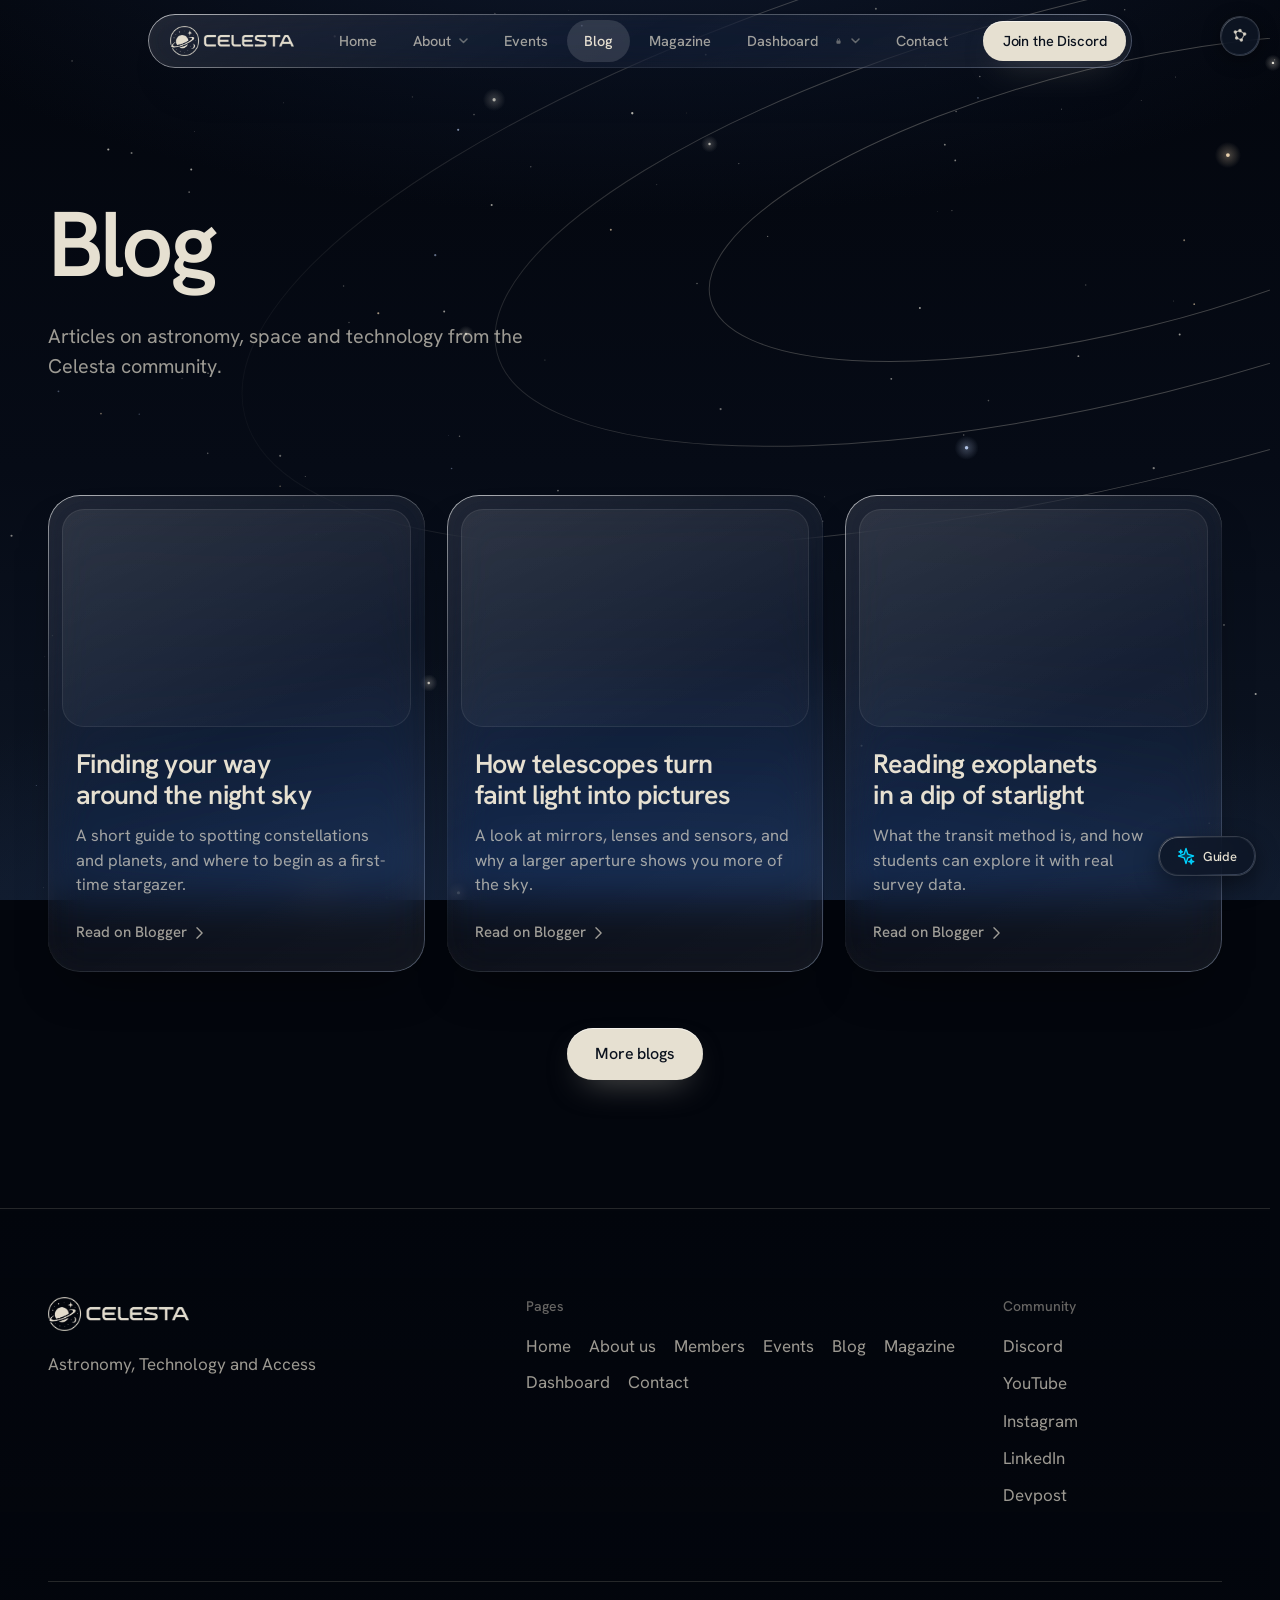
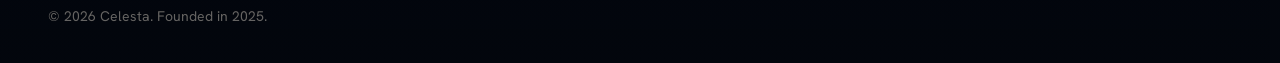
<file: blog.html>
<!DOCTYPE html>
<html lang="en">
<head>
  <meta charset="utf-8">
  <meta name="viewport" content="width=device-width, initial-scale=1, viewport-fit=cover">

  <title>Blog | Celesta</title>
  <meta name="description" content="Articles on astronomy, space and technology from the Celesta community.">
  <meta name="theme-color" content="#03060d">

  <link rel="icon" href="favicon.ico" sizes="any">
  <link rel="icon" type="image/png" sizes="32x32" href="assets/img/favicon-32.png">
  <link rel="apple-touch-icon" href="assets/img/apple-touch-icon.png">

  <!-- Link previews: see the note about the full image address in index.html -->
  <meta property="og:type" content="website">
  <meta property="og:site_name" content="Celesta">
  <meta property="og:title" content="Blog | Celesta">
  <meta property="og:description" content="Articles on astronomy, space and technology from the Celesta community.">
  <meta property="og:image" content="assets/img/og-image.png">
  <meta name="twitter:card" content="summary_large_image">

  <link rel="stylesheet" href="assets/css/style.css">
  <script src="assets/js/site.js" defer></script>
</head>

<body data-page="blog">
  <a class="skip" href="#main">Skip to content</a>

  <!-- Navigation. Built by assets/js/site.js. -->
  <header data-layout="header"></header>

  <main id="main">

    <!-- ===== PAGE HEADER ================================================ -->
    <section class="page-head">
      <!-- Orbit lines, decorative only -->
      <svg class="orbits" viewBox="-1100 -520 2200 1040" width="2200" height="1040" aria-hidden="true" focusable="false">
        <defs>
          <radialGradient id="orbit-fade" cx="0" cy="0" r="1000" gradientUnits="userSpaceOnUse">
            <stop offset="0.28" stop-color="#e6e0d1" stop-opacity=".27"/>
            <stop offset="1" stop-color="#e6e0d1" stop-opacity="0"/>
          </radialGradient>
        </defs>
        <g transform="rotate(-14)">
          <ellipse rx="420" ry="132" pathLength="1"/>
          <ellipse rx="640" ry="200" pathLength="1"/>
          <ellipse rx="900" ry="282" pathLength="1"/>
          <circle r="3" fill="#e6e0d1">
            <animateMotion dur="120s" begin="-15s" repeatCount="indefinite" path="M640 0 A640 200 0 1 1 -640 0 A640 200 0 1 1 640 0"/>
          </circle>
        </g>
      </svg>

      <div class="wrap">
        <h1>Blog</h1>
        <p class="lead">Articles on astronomy, space and technology from the Celesta community.</p>
      </div>
    </section>


    <!-- ===== POSTS ====================================================== -->
    <!-- These three are placeholders. For each one, change the title, the sentence and the link
         (the href on the title), and add a picture:
         put <img src="assets/img/blog/your-image.jpg" alt="..."> inside the .media box
         and delete aria-hidden="true" on that box. Clicking anywhere on a card opens its link. -->
    <section class="listing listing--last">
      <div class="wrap">

        <div class="card-grid card-grid--3">

          <article class="card glass spot" data-cursor-area>
            <div class="media" aria-hidden="true"><!-- Picture goes here --></div>
            <div class="card-text">
              <h2 class="card-title"><a class="card-link" href="https://www.blogger.com" target="_blank" rel="noopener">Finding your way around the night sky</a></h2>
              <p class="card-blurb">A short guide to spotting constellations and planets, and where to begin as a first-time stargazer.</p>
            </div>
            <span class="card-cta">Read on Blogger <svg viewBox="0 0 8 14" fill="none" aria-hidden="true"><path d="M1 1l6 6-6 6" stroke="currentColor" stroke-width="1.6" stroke-linecap="round" stroke-linejoin="round"/></svg></span>
          </article>

          <article class="card glass spot" data-cursor-area>
            <div class="media" aria-hidden="true"><!-- Picture goes here --></div>
            <div class="card-text">
              <h2 class="card-title"><a class="card-link" href="https://www.blogger.com" target="_blank" rel="noopener">How telescopes turn faint light into pictures</a></h2>
              <p class="card-blurb">A look at mirrors, lenses and sensors, and why a larger aperture shows you more of the sky.</p>
            </div>
            <span class="card-cta">Read on Blogger <svg viewBox="0 0 8 14" fill="none" aria-hidden="true"><path d="M1 1l6 6-6 6" stroke="currentColor" stroke-width="1.6" stroke-linecap="round" stroke-linejoin="round"/></svg></span>
          </article>

          <article class="card glass spot" data-cursor-area>
            <div class="media" aria-hidden="true"><!-- Picture goes here --></div>
            <div class="card-text">
              <h2 class="card-title"><a class="card-link" href="https://www.blogger.com" target="_blank" rel="noopener">Reading exoplanets in a dip of starlight</a></h2>
              <p class="card-blurb">What the transit method is, and how students can explore it with real survey data.</p>
            </div>
            <span class="card-cta">Read on Blogger <svg viewBox="0 0 8 14" fill="none" aria-hidden="true"><path d="M1 1l6 6-6 6" stroke="currentColor" stroke-width="1.6" stroke-linecap="round" stroke-linejoin="round"/></svg></span>
          </article>

        </div>

        <!-- The address is set in assets/js/site.js (links.blog) -->
        <div class="blog-more">
          <a class="btn btn-primary" data-link="blog" href="#">More blogs</a>
        </div>

      </div>
    </section>

  </main>

  <!-- Footer. Built by assets/js/site.js. -->
  <footer data-layout="footer"></footer>
</body>
</html>
</file>
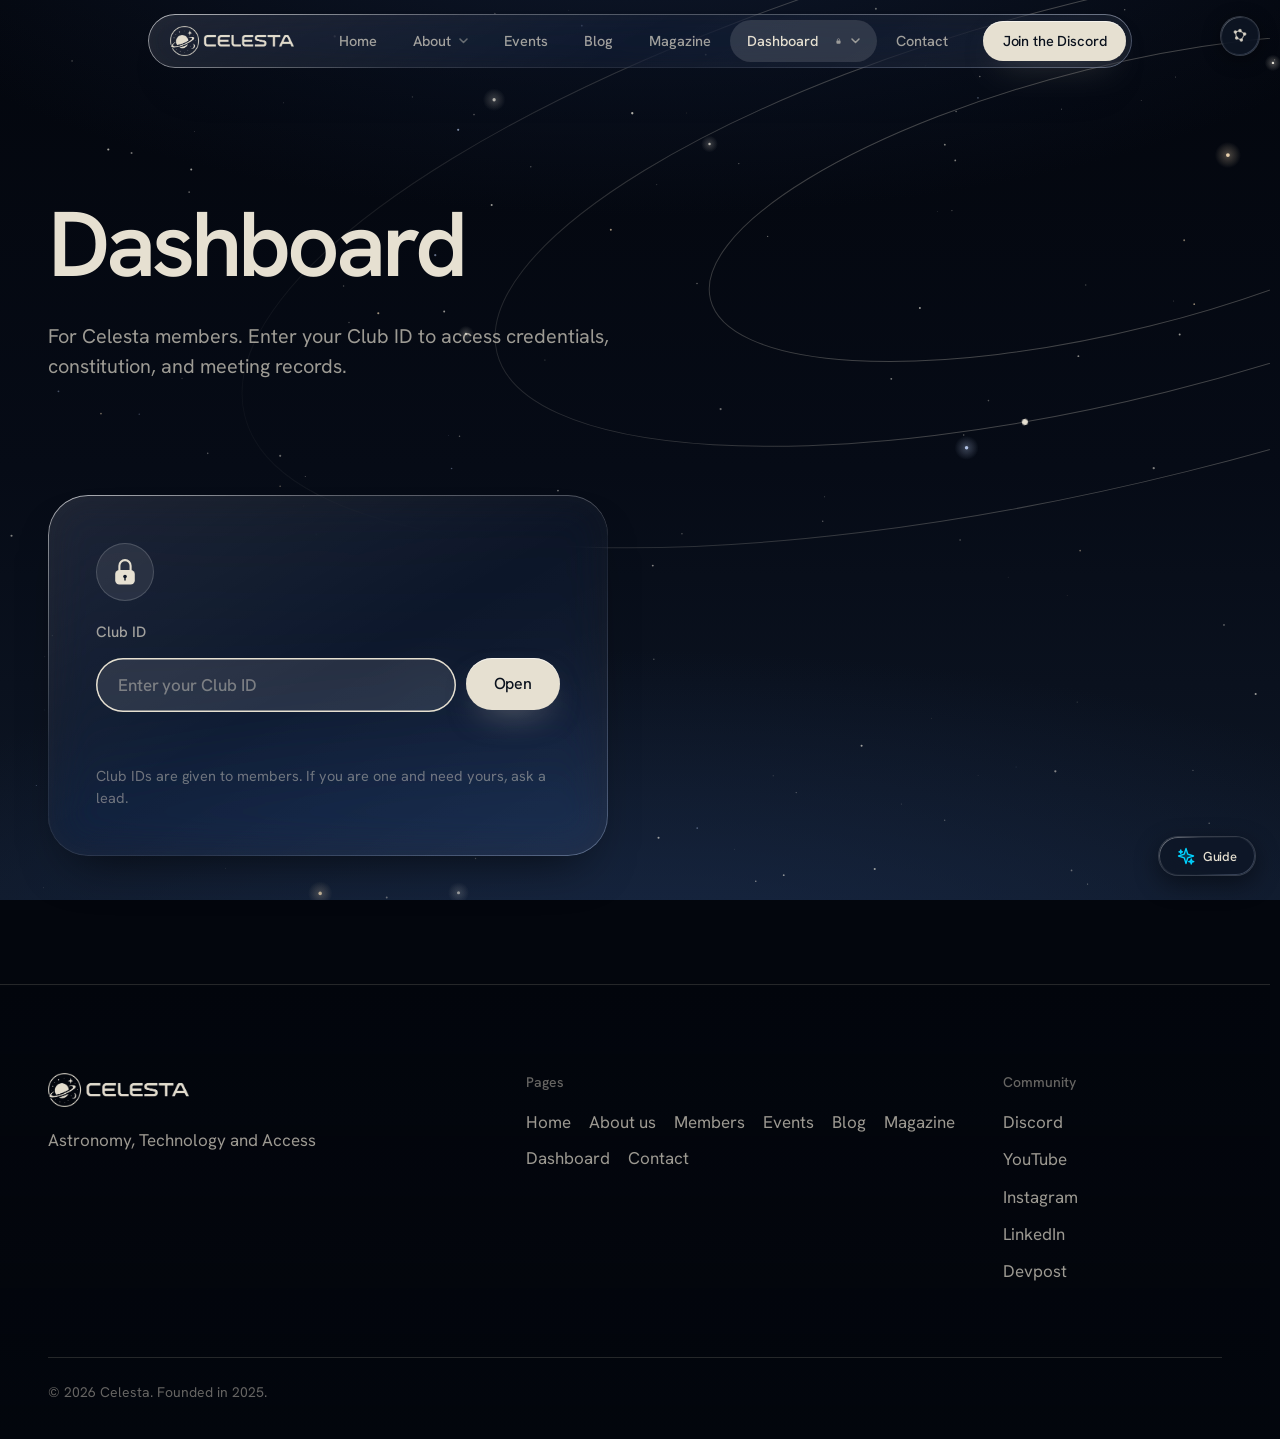
<file: constitution.html>
<!DOCTYPE html>
<html lang="en">
<head>
  <meta charset="utf-8">
  <meta name="viewport" content="width=device-width, initial-scale=1, viewport-fit=cover">

  <title>Dashboard | Celesta</title>
  <meta name="description" content="Verified Celesta member portal, official credentials, constitution and meeting minutes.">
  <meta name="robots" content="noindex">
  <meta name="theme-color" content="#03060d">

  <link rel="icon" href="favicon.ico" sizes="any">
  <link rel="icon" type="image/png" sizes="32x32" href="assets/img/favicon-32.png">
  <link rel="apple-touch-icon" href="assets/img/apple-touch-icon.png">

  <link rel="stylesheet" href="assets/css/style.css">
  <link rel="stylesheet" href="assets/css/constitution.css">
  <script src="assets/data/club-data.js"></script>
  <script src="assets/js/qrcode.min.js"></script>
  <script src="assets/js/site.js" defer></script>
  <script src="assets/js/constitution.js" defer></script>
</head>

<body data-page="constitution">
  <a class="skip" href="#main">Skip to content</a>

  <!-- Navigation. Built by assets/js/site.js. -->
  <header data-layout="header"></header>

  <main id="main">

    <!-- ===== PAGE HEADER ================================================ -->
    <!-- The sentence under the title changes once a valid Club ID is entered.
         Edit both versions here: data-locked is shown first, data-open after unlocking. -->
    <section class="page-head">
      <!-- Orbit lines, decorative only -->
      <svg class="orbits" viewBox="-1100 -520 2200 1040" width="2200" height="1040" aria-hidden="true" focusable="false">
        <defs>
          <radialGradient id="orbit-fade" cx="0" cy="0" r="1000" gradientUnits="userSpaceOnUse">
            <stop offset="0.28" stop-color="#e6e0d1" stop-opacity=".27"/>
            <stop offset="1" stop-color="#e6e0d1" stop-opacity="0"/>
          </radialGradient>
        </defs>
        <g transform="rotate(-14)">
          <ellipse rx="420" ry="132" pathLength="1"/>
          <ellipse rx="640" ry="200" pathLength="1"/>
          <ellipse rx="900" ry="282" pathLength="1"/>
          <circle r="3" fill="#e6e0d1">
            <animateMotion dur="120s" begin="-35s" repeatCount="indefinite" path="M640 0 A640 200 0 1 1 -640 0 A640 200 0 1 1 640 0"/>
          </circle>
        </g>
      </svg>

      <div class="wrap">
        <h1>Dashboard</h1>
        <p class="lead" data-lead
           data-locked="For Celesta members. Enter your Club ID to access credentials, constitution, and meeting records."
           data-open="Welcome to the member portal. Access your verified ID credentials, official constitution, and meeting records.">For Celesta members. Enter your Club ID to access credentials, constitution, and meeting records.</p>
      </div>
    </section>


    <!-- ===== CLUB ID GATE =============================================== -->
    <!-- The list of Club IDs is in assets/js/site.js (clubIds). -->
    <section class="gate" data-gate>
      <div class="wrap">
        <form class="gate-panel glass" data-gate-panel data-gate-form novalidate autocomplete="off">
          <div class="gate-lock" aria-hidden="true">
            <svg viewBox="0 0 40 44" fill="none">
              <path class="shackle" d="M12 19V13a8 8 0 0 1 16 0v6" stroke="currentColor" stroke-width="3" stroke-linecap="round"/>
              <rect x="6" y="19" width="28" height="21" rx="6" fill="currentColor"/>
              <circle cx="20" cy="28.5" r="2.6" fill="#0e1726"/>
              <rect x="19" y="29" width="2" height="5.5" rx="1" fill="#0e1726"/>
            </svg>
          </div>

          <label for="club-id">Club ID</label>
          <div class="gate-row">
            <input id="club-id" name="club-id" type="text" placeholder="Enter your Club ID"
                   autocomplete="off" autocapitalize="off" autocorrect="off" spellcheck="false"
                   aria-describedby="gate-message">
            <button class="btn btn-primary" type="submit">Open</button>
          </div>
          <p class="gate-msg" id="gate-message" data-gate-message role="alert"></p>
          <p class="gate-note">Club IDs are given to members. If you are one and need yours, ask a lead.</p>
        </form>
      </div>
    </section>


    <!-- ===== THE CONSTITUTION =========================================== -->
    <!-- Hidden until a valid Club ID is entered.

         This is placeholder text. Replace it with the real constitution:
         - Each <section class="article"> is one numbered part. Its number is automatic.
         - Each <li> inside <ol class="clauses"> is one numbered rule (1.1, 1.2, 2.1 ...). Copy one to add a rule.
         - The boxes are <div class="value glass spot">. Copy one to add a box.
         - To add a part, copy a whole <section class="article"> and also add a matching link in the contents list. -->
    <div class="doc" data-constitution hidden>

      <!-- Portal Navigation Tabs -->
      <div class="wrap portal-nav">
        <div class="portal-tabs glass spot" aria-label="Portal Navigation">
          <button type="button" class="portal-tab is-active" data-portal-tab="badge">Member ID Badge</button>
          <button type="button" class="portal-tab" data-portal-tab="constitution">Constitution</button>
          <button type="button" class="portal-tab" data-portal-tab="mom">Minutes of Meetings (<span id="portal-mom-count">0</span>)</button>
        </div>
      </div>

      <!-- ===== VIEW 1: MEMBER BADGE & CREDENTIALS ===== -->
      <div id="portal-badge" class="portal-view is-active">
        <div class="wrap">
          <div class="badge-scene">

            <!-- 3D Holographic Interactive Card -->
            <div id="holo-card" class="holo-card" data-cursor-area title="Hover to interact in 3D">
              <div class="holo-shimmer"></div>

              <!-- Top Bar -->
              <div class="card-brand-bar">
                <img src="assets/img/bannerlogo_transparent.png" alt="Celesta">
                <span id="badge-code" class="card-reg-no">CEL-2025-001</span>
              </div>

              <!-- Middle Core Details -->
              <div class="card-core">
                <div class="card-avatar-wrap">
                  <img id="badge-avatar" src="assets/img/members/def1.png" alt="Member Avatar">
                </div>
                <div class="card-details">
                  <h3 id="badge-name" class="card-member-name">Member Name</h3>
                  <p class="card-member-role">
                    <span id="badge-role">Member</span>
                    <span id="badge-tier-badge" class="badge badge--silver">Member</span>
                  </p>
                </div>
              </div>

              <!-- Bottom Bar -->
              <div class="card-foot">
                <div class="card-foot-meta">
                  <span>STATUS: <strong style="color:#2ecc71;">● ACTIVE CREDENTIAL</strong></span>
                  <span>VALID: <strong id="badge-valid-year">2025–2027</strong></span>
                </div>
                <div class="card-qr-box" id="badge-qr-container" title="Scan to verify"></div>
              </div>
            </div>

            <!-- Actions Bar -->
            <div class="badge-actions">
              <button type="button" class="btn btn-primary" id="btn-download-badge">
                Download ID Card (.PNG)
              </button>
              <button type="button" class="btn btn-glass glass" id="btn-copy-verify">
                Copy Verification Link
              </button>
              <a href="admin.html" class="btn btn-glass glass" id="link-admin-studio" hidden>
                Moderator Studio
              </a>
              <button class="btn btn-glass glass" type="button" data-lock>Lock</button>
            </div>

            <!-- Hidden Canvas for Crisp High-Res Export -->
            <canvas id="export-canvas" width="1200" height="750" style="display:none;"></canvas>
          </div>
        </div>
      </div>

      <!-- ===== VIEW 2: CONSTITUTION ===== -->
      <div id="portal-constitution" class="portal-view">
        <div class="wrap doc-layout">

        <aside class="doc-toc" aria-label="Contents">
          <p class="doc-toc-title">Contents</p>
          <ol>
            <li><a href="#purpose">Purpose and principles</a></li>
            <li><a href="#values">Core values</a></li>
            <li><a href="#membership">Membership</a></li>
            <li><a href="#roles">Roles and responsibilities</a></li>
            <li><a href="#conduct">Rules and conduct</a></li>
            <li><a href="#decisions">Decisions and amendments</a></li>
          </ol>
          <div class="doc-tools">
            <button class="btn btn-glass btn-sm glass" type="button" data-print>Print</button>
            <button class="btn btn-glass btn-sm glass" type="button" data-lock>Lock</button>
          </div>
        </aside>

        <article class="doc-body">
          <p class="doc-meta">Version 0.1, draft. Last updated October 2026.</p>

          <section class="article" id="purpose">
            <h2>Purpose and principles</h2>
            <p class="intro">Celesta is a student-led astronomy organization built around education, research, technical projects, outreach and hands-on STEM learning. This constitution explains how we work together and what members can expect from the organization and from each other.</p>
            <ol class="clauses">
              <li>Celesta exists to make astronomy approachable without reducing its intellectual depth.</li>
              <li>Astronomy is our entry point to a wider range of science and technology, including data science, software, research methods and engineering.</li>
              <li>Celesta is student-led. Leaders and members are students who volunteer their time.</li>
              <li>We value access. Opportunities and learning material should reach students wherever they are.</li>
              <li>We share credit openly and name the sources, collaborators and mentors behind our work.</li>
            </ol>
          </section>

          <section class="article" id="values">
            <h2>Core values</h2>
            <p class="intro">Six values guide how we learn, build and treat each other.</p>
            <div class="card-grid card-grid--2">
              <div class="value glass spot">
                <h3>Curiosity</h3>
                <p>We ask questions first and treat not knowing yet as the start of learning.</p>
              </div>
              <div class="value glass spot">
                <h3>Access</h3>
                <p>Astronomy and STEM opportunities should reach students beyond a conventional classroom.</p>
              </div>
              <div class="value glass spot">
                <h3>Collaboration</h3>
                <p>We learn faster together, across schools, countries and levels of experience.</p>
              </div>
              <div class="value glass spot">
                <h3>Integrity</h3>
                <p>We are honest about what we know, what we have done and where our ideas come from.</p>
              </div>
              <div class="value glass spot">
                <h3>Rigor</h3>
                <p>We keep the depth in astronomy, check our work and welcome correction.</p>
              </div>
              <div class="value glass spot">
                <h3>Service</h3>
                <p>We give our time to help others learn, and we follow through on what we commit to.</p>
              </div>
            </div>
          </section>

          <section class="article" id="membership">
            <h2>Membership</h2>
            <p class="intro">Celesta has three membership levels. The badge beside a name on the Members page shows which one it is.</p>
            <ol class="clauses">
              <li>Leads are students who lead a team or the organization.</li>
              <li>Members are students who contribute to Celesta's projects, events and community.</li>
              <li>Interns are students who join through the internship program and work on technical, research, social media or organizational projects.</li>
              <li>Anyone with a passion to volunteer may apply for an internship. There are no other restrictions.</li>
              <li>Club IDs are given to members and open members-only pages. Please do not share yours outside Celesta.</li>
              <li>A member may step back at any time by letting a lead know.</li>
            </ol>
          </section>

          <section class="article" id="roles">
            <h2>Roles and responsibilities</h2>
            <p class="intro">Each role carries responsibilities, not just a title.</p>
            <ol class="clauses">
              <li>The President guides Celesta's direction, represents the organization externally and chairs leadership meetings.</li>
              <li>The Joint Vice Presidents support the President, coordinate teams and step in when the President is unavailable.</li>
              <li>The Technical Lead looks after Celesta's technical work, including the website and software projects.</li>
              <li>The Social Media Leads manage Celesta's public channels and keep what we post accurate, respectful and consistent.</li>
              <li>Every lead keeps their team informed and hands their work over clearly when their role ends.</li>
            </ol>
          </section>

          <section class="article" id="conduct">
            <h2>Rules and conduct</h2>
            <p class="intro">These rules apply on Discord, at workshops and events, and anywhere else people represent Celesta.</p>
            <ol class="clauses">
              <li>Treat everyone with respect. Harassment, discrimination and bullying are not tolerated.</li>
              <li>Keep discussions constructive. Disagree with ideas, not with people.</li>
              <li>Be honest in academic and competition work. Credit your sources and never present someone else's work as your own.</li>
              <li>Protect privacy. Do not share personal information or private messages without permission.</li>
              <li>Use Celesta's name, logo and channels only for approved activities.</li>
              <li>Report concerns to a lead. Reports are handled fairly and with care.</li>
              <li>Serious or repeated breaches may lead to a warning, removal from a role or removal from Celesta.</li>
            </ol>

            <h3 class="guidelines-title">Guidelines</h3>
            <div class="card-grid card-grid--2">
              <div class="value glass spot">
                <h3>Do</h3>
                <ul>
                  <li>Ask for help and share what you learn.</li>
                  <li>Give feedback kindly and specifically.</li>
                  <li>Cite your sources.</li>
                  <li>Tell a lead early if you cannot finish something.</li>
                </ul>
              </div>
              <div class="value glass spot">
                <h3>Avoid</h3>
                <ul>
                  <li>Spam or unrelated promotion.</li>
                  <li>Sharing other people's private information.</li>
                  <li>Speaking for Celesta without approval.</li>
                  <li>Copying work without credit.</li>
                </ul>
              </div>
            </div>
          </section>

          <section class="article" id="decisions">
            <h2>Decisions and amendments</h2>
            <p class="intro">How decisions are made, and how this constitution can change.</p>
            <ol class="clauses">
              <li>Day-to-day decisions are made by the leads responsible for that area.</li>
              <li>Decisions that affect the whole organization are made by the leadership team by majority, after hearing from members.</li>
              <li>Important decisions and changes are announced to members on Discord.</li>
              <li>Any member can propose an amendment to this constitution by contacting a lead.</li>
              <li>An amendment passes when a majority of the leadership team approves it. The version number and date at the top are then updated.</li>
            </ol>
          </section>
        </article>

      </div>
    </div>

    <!-- ===== VIEW 3: MINUTES OF MEETINGS (MoM) ===== -->
    <div id="portal-mom" class="portal-view">
      <div class="wrap">
        <div class="mom-card glass spot" style="margin-bottom: 2rem;">
          <div class="mom-card-head" style="border-bottom:none; padding-bottom:0;">
            <div>
              <h2 style="font-family: var(--font-heading); margin-bottom: 0.25rem;">Minutes of Meetings (MoM)</h2>
              <p style="color: var(--cream-dim); margin: 0; font-size: 0.95rem;">Internal archive of leadership & club discussions, action items, and resolutions.</p>
            </div>
            <div class="doc-tools" style="margin: 0;">
              <button class="btn btn-glass btn-sm glass" type="button" data-lock>Lock</button>
            </div>
          </div>
        </div>

        <div class="mom-wrap" id="portal-mom-list">
          <!-- Dynamic MoMs rendered from window.CELESTA_DATA.moms -->
        </div>
      </div>
    </div>

  </div>

  </main>

  <!-- Footer. Built by assets/js/site.js. -->
  <footer data-layout="footer"></footer>
</body>
</html>
</file>
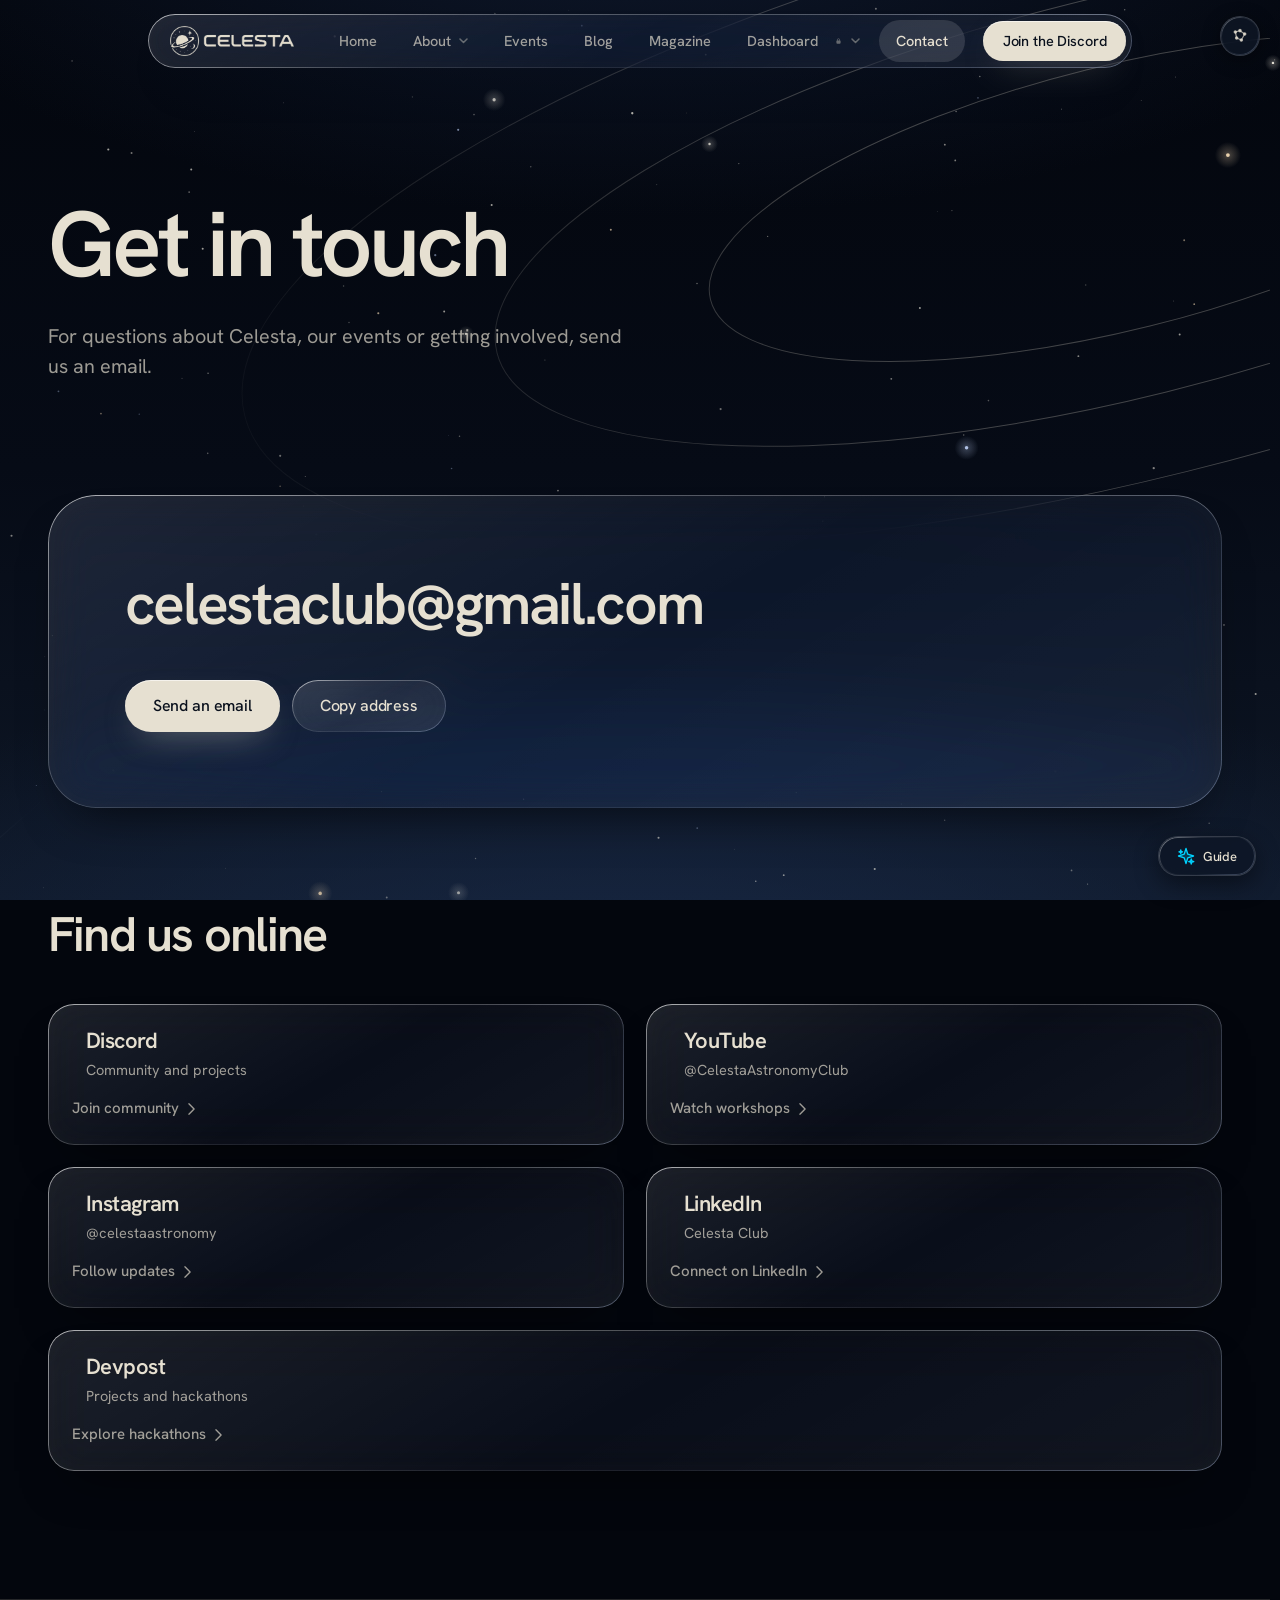
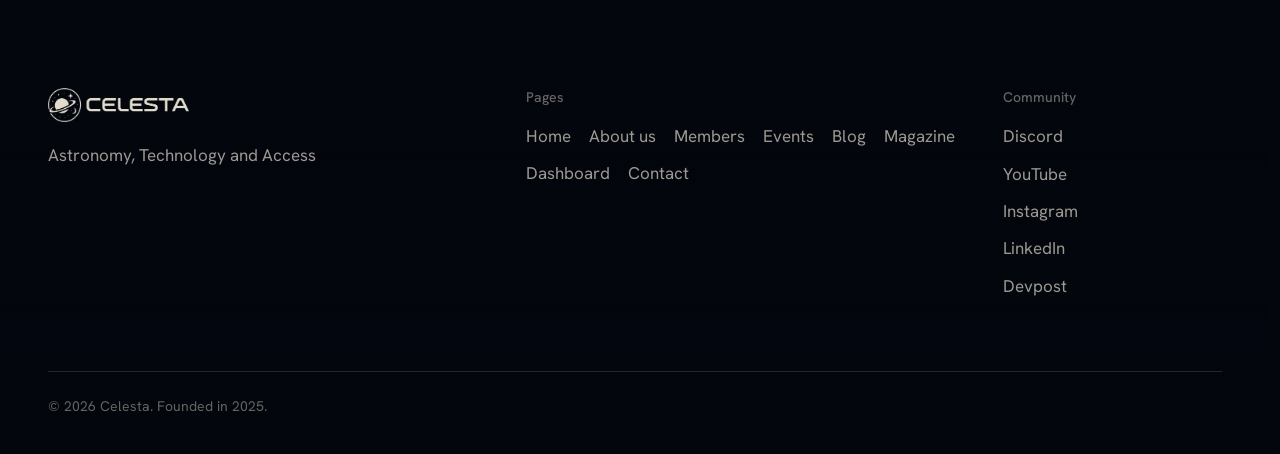
<file: contact.html>
<!DOCTYPE html>
<html lang="en">
<head>
  <meta charset="utf-8">
  <meta name="viewport" content="width=device-width, initial-scale=1, viewport-fit=cover">

  <title>Contact | Celesta</title>
  <meta name="description" content="Get in touch with Celesta by email, or find the community on Discord, YouTube, Instagram, LinkedIn and Devpost.">
  <meta name="theme-color" content="#03060d">

  <link rel="icon" href="favicon.ico" sizes="any">
  <link rel="icon" type="image/png" sizes="32x32" href="assets/img/favicon-32.png">
  <link rel="apple-touch-icon" href="assets/img/apple-touch-icon.png">

  <!-- Link previews: see the note about the full image address in index.html -->
  <meta property="og:type" content="website">
  <meta property="og:site_name" content="Celesta">
  <meta property="og:title" content="Contact | Celesta">
  <meta property="og:description" content="Get in touch with Celesta by email, or find the community online.">
  <meta property="og:image" content="assets/img/og-image.png">
  <meta name="twitter:card" content="summary_large_image">

  <link rel="stylesheet" href="assets/css/style.css">
  <link rel="stylesheet" href="assets/css/contact.css">
  <script src="assets/js/site.js" defer></script>
</head>

<body data-page="contact">
  <a class="skip" href="#main">Skip to content</a>

  <!-- Navigation. Built by assets/js/site.js. -->
  <header data-layout="header"></header>

  <main id="main">

    <!-- ===== PAGE HEADER ================================================ -->
    <section class="page-head">
      <!-- Orbit lines, decorative only -->
      <svg class="orbits" viewBox="-1100 -520 2200 1040" width="2200" height="1040" aria-hidden="true" focusable="false">
        <defs>
          <radialGradient id="orbit-fade" cx="0" cy="0" r="1000" gradientUnits="userSpaceOnUse">
            <stop offset="0.28" stop-color="#e6e0d1" stop-opacity=".27"/>
            <stop offset="1" stop-color="#e6e0d1" stop-opacity="0"/>
          </radialGradient>
        </defs>
        <g transform="rotate(-14)">
          <ellipse rx="420" ry="132" pathLength="1"/>
          <ellipse rx="640" ry="200" pathLength="1"/>
          <ellipse rx="900" ry="282" pathLength="1"/>
          <circle r="3" fill="#e6e0d1">
            <animateMotion dur="120s" begin="-100s" repeatCount="indefinite" path="M640 0 A640 200 0 1 1 -640 0 A640 200 0 1 1 640 0"/>
          </circle>
        </g>
      </svg>

      <div class="wrap">
        <h1>Get in touch</h1>
        <p class="lead">For questions about Celesta, our events or getting involved, send us an email.</p>
      </div>
    </section>


    <!-- ===== EMAIL ====================================================== -->
    <!-- The address comes from assets/js/site.js (links.email). This whole block stays
         hidden until an address is set there. -->
    <section class="mail" data-needs-email>
      <div class="wrap">
        <div class="mail-panel glass spot">
          <p class="mail-address" data-email-text></p>
          <div class="mail-actions">
            <a class="btn btn-primary" data-link="email" href="#">Send an email</a>
            <button class="btn btn-glass glass" type="button" data-copy-email>Copy address</button>
          </div>
          <span class="sr-only" role="status" data-copy-status></span>
        </div>
      </div>
    </section>


    <!-- ===== ELSEWHERE ================================================== -->
    <!-- Each card hides itself until its link is filled in assets/js/site.js -->
    <section class="listing listing--last">
      <div class="wrap">
        <div class="listing-head">
          <h2>Find us online</h2>
        </div>

        <div class="card-grid card-grid--2">
          <!-- 1. Discord -->
          <a class="card card--social glass spot" data-link="discord" href="#" data-cursor-area>
            <div class="card-text">
              <h3 class="card-title">Discord</h3>
              <p class="card-kind">Community and projects</p>
            </div>
            <span class="card-cta">Join community <svg viewBox="0 0 8 14" fill="none" aria-hidden="true"><path d="M1 1l6 6-6 6" stroke="currentColor" stroke-width="1.6" stroke-linecap="round" stroke-linejoin="round"/></svg></span>
          </a>

          <!-- 2. YouTube -->
          <a class="card card--social glass spot" data-link="youtube" href="#" data-cursor-area>
            <div class="card-text">
              <h3 class="card-title">YouTube</h3>
              <p class="card-kind">@CelestaAstronomyClub</p>
            </div>
            <span class="card-cta">Watch workshops <svg viewBox="0 0 8 14" fill="none" aria-hidden="true"><path d="M1 1l6 6-6 6" stroke="currentColor" stroke-width="1.6" stroke-linecap="round" stroke-linejoin="round"/></svg></span>
          </a>

          <!-- 3. Instagram -->
          <a class="card card--social glass spot" data-link="instagram" href="#" data-cursor-area>
            <div class="card-text">
              <h3 class="card-title">Instagram</h3>
              <p class="card-kind">@celestaastronomy</p>
            </div>
            <span class="card-cta">Follow updates <svg viewBox="0 0 8 14" fill="none" aria-hidden="true"><path d="M1 1l6 6-6 6" stroke="currentColor" stroke-width="1.6" stroke-linecap="round" stroke-linejoin="round"/></svg></span>
          </a>

          <!-- 4. LinkedIn -->
          <a class="card card--social glass spot" data-link="linkedin" href="#" data-cursor-area>
            <div class="card-text">
              <h3 class="card-title">LinkedIn</h3>
              <p class="card-kind">Celesta Club</p>
            </div>
            <span class="card-cta">Connect on LinkedIn <svg viewBox="0 0 8 14" fill="none" aria-hidden="true"><path d="M1 1l6 6-6 6" stroke="currentColor" stroke-width="1.6" stroke-linecap="round" stroke-linejoin="round"/></svg></span>
          </a>

          <!-- 5. Devpost -->
          <a class="card card--social glass spot" data-link="devpost" href="#" data-cursor-area>
            <div class="card-text">
              <h3 class="card-title">Devpost</h3>
              <p class="card-kind">Projects and hackathons</p>
            </div>
            <span class="card-cta">Explore hackathons <svg viewBox="0 0 8 14" fill="none" aria-hidden="true"><path d="M1 1l6 6-6 6" stroke="currentColor" stroke-width="1.6" stroke-linecap="round" stroke-linejoin="round"/></svg></span>
          </a>
        </div>
      </div>
    </section>

  </main>

  <!-- Footer. Built by assets/js/site.js. -->
  <footer data-layout="footer"></footer>

  <!-- Shows the address from site.js as text and powers the "Copy address" button. -->
  <script>
    document.addEventListener("DOMContentLoaded", function () {
      var email = (SITE.links.email || "").trim();
      var block = document.querySelector("[data-needs-email]");
      if (!email) { if (block) block.hidden = true; return; }

      document.querySelectorAll("[data-email-text]").forEach(function (el) { el.textContent = email; });

      var button = document.querySelector("[data-copy-email]");
      var status = document.querySelector("[data-copy-status]");
      var address = document.querySelector("[data-email-text]");
      if (!button) return;

      function copy(text) {
        if (navigator.clipboard && window.isSecureContext) return navigator.clipboard.writeText(text);
        return new Promise(function (resolve, reject) {
          var field = document.createElement("textarea");
          field.value = text; field.setAttribute("readonly", "");
          field.style.position = "fixed"; field.style.opacity = "0";
          document.body.appendChild(field); field.select();
          try { document.execCommand("copy") ? resolve() : reject(); } catch (e) { reject(e); }
          document.body.removeChild(field);
        });
      }

      button.addEventListener("click", function () {
        copy(email).then(function () {
          button.textContent = "Copied";
          if (status) status.textContent = "Address copied";
          setTimeout(function () { button.textContent = "Copy address"; if (status) status.textContent = ""; }, 2000);
        }, function () {
          // Copying was blocked: select the address so it can be copied by hand.
          var range = document.createRange(); range.selectNodeContents(address);
          var selection = window.getSelection(); selection.removeAllRanges(); selection.addRange(range);
        });
      });
    });
  </script>
</body>
</html>
</file>
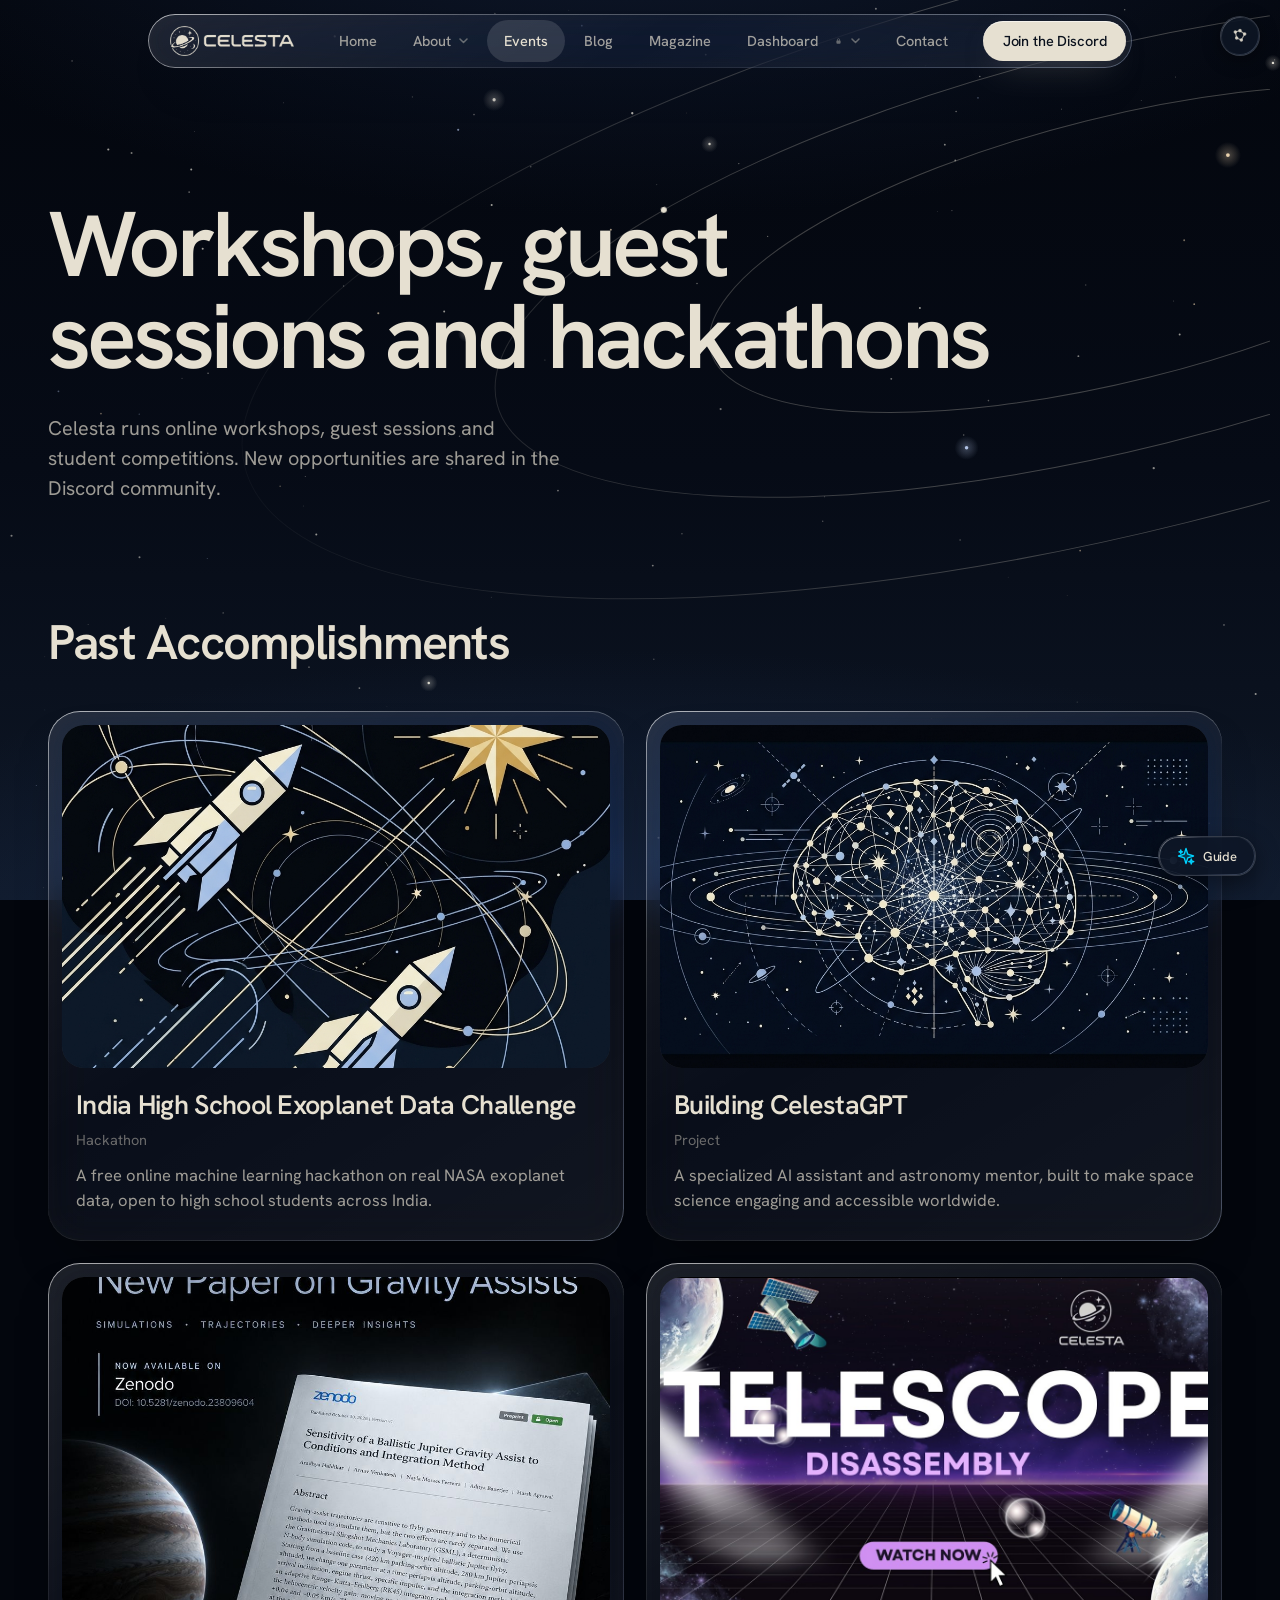
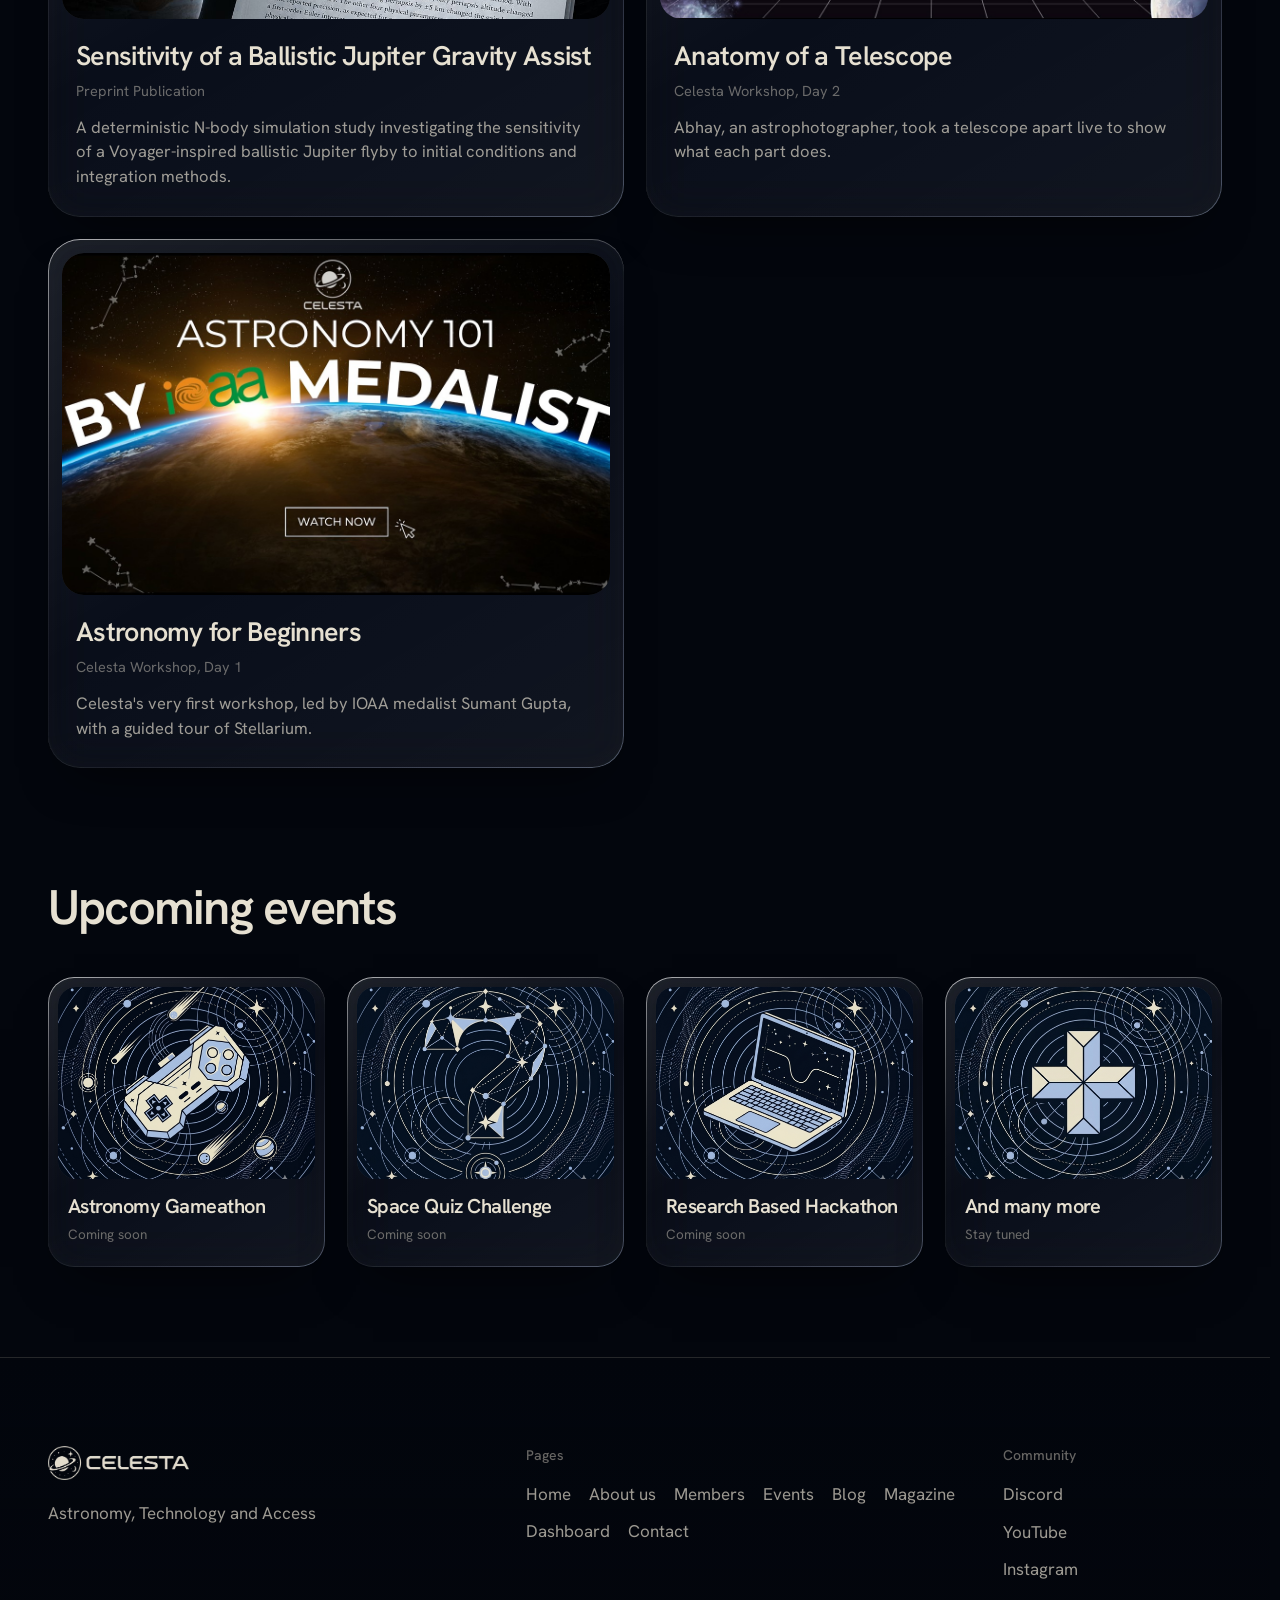
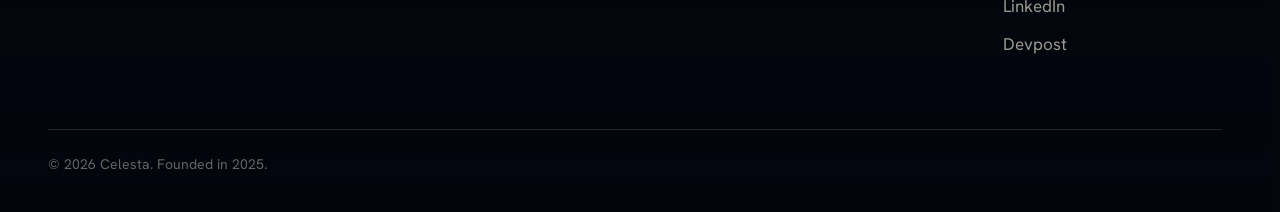
<file: events.html>
<!DOCTYPE html>
<html lang="en">
<head>
  <meta charset="utf-8">
  <meta name="viewport" content="width=device-width, initial-scale=1, viewport-fit=cover">

  <title>Events | Celesta</title>
  <meta name="description" content="Celesta runs online workshops, guest sessions and student competitions, including the India High School Exoplanet Data Challenge, a free online machine learning hackathon.">
  <meta name="theme-color" content="#03060d">

  <link rel="icon" href="favicon.ico" sizes="any">
  <link rel="icon" type="image/png" sizes="32x32" href="assets/img/favicon-32.png">
  <link rel="apple-touch-icon" href="assets/img/apple-touch-icon.png">

  <!-- Link previews: see the note about the full image address in index.html -->
  <meta property="og:type" content="website">
  <meta property="og:site_name" content="Celesta">
  <meta property="og:title" content="Events | Celesta">
  <meta property="og:description" content="Online workshops, guest sessions and student competitions, including the India High School Exoplanet Data Challenge.">
  <meta property="og:image" content="assets/img/og-image.png">
  <meta name="twitter:card" content="summary_large_image">

  <link rel="stylesheet" href="assets/css/style.css">
  <link rel="stylesheet" href="assets/css/events.css">
  <script src="assets/js/site.js" defer></script>
</head>

<body data-page="events">
  <a class="skip" href="#main">Skip to content</a>

  <!-- Navigation. Built by assets/js/site.js. -->
  <header data-layout="header"></header>

  <main id="main">

    <!-- ===== PAGE HEADER ================================================ -->
    <section class="page-head">
      <!-- Orbit lines, decorative only -->
      <svg class="orbits" viewBox="-1100 -520 2200 1040" width="2200" height="1040" aria-hidden="true" focusable="false">
        <defs>
          <radialGradient id="orbit-fade" cx="0" cy="0" r="1000" gradientUnits="userSpaceOnUse">
            <stop offset="0.28" stop-color="#e6e0d1" stop-opacity=".27"/>
            <stop offset="1" stop-color="#e6e0d1" stop-opacity="0"/>
          </radialGradient>
        </defs>
        <g transform="rotate(-14)">
          <ellipse rx="420" ry="132" pathLength="1"/>
          <ellipse rx="640" ry="200" pathLength="1"/>
          <ellipse rx="900" ry="282" pathLength="1"/>
          <circle r="3" fill="#e6e0d1">
            <animateMotion dur="120s" begin="-70s" repeatCount="indefinite" path="M640 0 A640 200 0 1 1 -640 0 A640 200 0 1 1 640 0"/>
          </circle>
        </g>
      </svg>

      <div class="wrap">
        <h1>Workshops, guest sessions and hackathons</h1>
        <p class="lead">Celesta runs online workshops, guest sessions and student competitions. New opportunities are shared in the Discord community.</p>
      </div>
    </section>


    <!-- ===== PAST EVENTS ================================================ -->
    <!-- Each card is one event. Clicking a card opens a pop-up with the extra details.
         To add an event, copy a whole <article> block and change the words.

         card face:    [data-modal-title] [data-modal-kind] .card-blurb
         pop-up only:  the content inside [data-modal-more]
         picture:      put <img src="assets/img/..." alt="..."> inside the .media box
                       (and delete aria-hidden="true" on that box) -->
    <section class="listing">
      <div class="wrap">
        <div class="listing-head"><h2>Past Accomplishments</h2></div>

        <div class="card-grid card-grid--2">

          <!-- 1. India High School Exoplanet Data Challenge -->
          <article class="card glass spot" data-modal="event" data-cursor-area>
            <div class="media" data-modal-media>
              <img src="assets/img/sitepics/events/hackathon.png" alt="India High School Exoplanet Data Challenge">
            </div>
            <div class="card-text">
              <h3 class="card-title"><button class="card-open" type="button" data-modal-title>India High School Exoplanet Data Challenge</button></h3>
              <p class="card-kind" data-modal-kind>Hackathon</p>
              <p class="card-blurb">A free online machine learning hackathon on real NASA exoplanet data, open to high school students across India.</p>
            </div>
            <div data-modal-more hidden>
              <p>Students worked solo or in teams of up to three to build machine learning models on NASA's KOI Cumulative Table, a catalog of Kepler exoplanet candidates. Featherless.ai sponsored the challenge.</p>
              <dl class="facts">
                <div><dt>Open to</dt><dd>Indian high school students, grades 9 to 12</dd></div>
                <div><dt>Format</dt><dd>Free and online, over 1.5 months</dd></div>
                <div><dt>Turnout</dt><dd><span class="num">~500</span> participants, about <span class="num">50</span> submissions</dd></div>
              </dl>
              <div class="modal-actions">
                <!-- Address set in assets/js/site.js (links.exoplanet) -->
                <a class="btn btn-primary" data-link="exoplanet" href="#">Know more</a>
              </div>
            </div>
          </article>

          <!-- 2. Building CelestaGPT -->
          <article class="card glass spot" data-modal="event" data-cursor-area>
            <div class="media" data-modal-media>
              <img src="assets/img/sitepics/events/celestagpt.png" alt="Building CelestaGPT">
            </div>
            <div class="card-text">
              <h3 class="card-title"><button class="card-open" type="button" data-modal-title>Building CelestaGPT</button></h3>
              <p class="card-kind" data-modal-kind>Project</p>
              <p class="card-blurb">A specialized AI assistant and astronomy mentor, built to make space science engaging and accessible worldwide.</p>
            </div>
            <div data-modal-more hidden>
              <p>CelestaGPT is built by Celesta, a student-led astronomy community. It adapts to learners at every level, from absolute beginners to astrophysics students and amateur astronomers planning a night of observing, drawing on curated guidance and educational resources.</p>
              <p>It covers theoretical astrophysics, cosmology, space exploration and astrophotography, from orbital dynamics to camera settings for deep-sky imaging. It also breaks down mathematical derivations and scientific programming.</p>
              <p>For Olympiad students, it offers practice questions, mock exams and problem-solving strategies for the NSEA, INAO and IOAA. For stargazers, it helps plan observation sessions with star hopping, celestial coordinates and seasonal visibility.</p>
              <div class="modal-actions">
                <a class="btn btn-primary" data-link="celestagpt" href="#">Try CelestaGPT</a>
              </div>
            </div>
          </article>

          <!-- 3. Research Preprint Publication -->
          <article class="card glass spot" data-modal="event" data-cursor-area>
            <div class="media" data-modal-media>
              <img src="assets/img/sitepics/events/research.png" alt="Preprint Publication of Our Research Work">
            </div>
            <div class="card-text">
              <h3 class="card-title"><button class="card-open" type="button" data-modal-title>Sensitivity of a Ballistic Jupiter Gravity Assist</button></h3>
              <p class="card-kind" data-modal-kind>Preprint Publication</p>
              <p class="card-blurb">A deterministic N-body simulation study investigating the sensitivity of a Voyager-inspired ballistic Jupiter flyby to initial conditions and integration methods.</p>
            </div>
            <div data-modal-more hidden>
              <p>Preprint publication of our research work: <em>Sensitivity of a Ballistic Jupiter Gravity Assist to Initial Conditions and Integration Method</em> (Published October 30, 2026 | Version v1 | Open Access).</p>
              <p>Gravity-assist trajectories are sensitive to flyby geometry and to the numerical methods used to simulate them, but the two effects are rarely separated. We used the Gravitational Slingshot Mechanics Laboratory (GSML), a deterministic N-body simulation code, to study a Voyager-inspired ballistic Jupiter flyby.</p>
              <p>Starting from a baseline case (420 km parking-orbit altitude, 280 km Jupiter periapsis altitude), we evaluated trajectory sensitivity across physical parameters and numerical integrators. With an adaptive Runge–Kutta–Fehlberg (RK45) integrator, only periapsis altitude changed the heliocentric velocity gain (±5 km moved gain by +0.04 and −0.05 km/s). However, replacing RK45 with a first-order Euler integrator made the solution invalid, proving why physical sensitivity must be separated from numerical error when validating trajectory software.</p>
              <dl class="facts">
                <div><dt>Authors</dt><dd>Aradhya Haldikar, Arnav Venkatesh, Nayla Moraes Ferreira, Aditya Banerjee, Harsh Agrawal</dd></div>
                <div><dt>Group</dt><dd>Celesta Astronomy</dd></div>
                <div><dt>Status</dt><dd>Preprint (Open Access)</dd></div>
              </dl>
              <div class="modal-actions">
                <a class="btn btn-primary" href="https://doi.org/10.5281/zenodo.23809604" target="_blank" rel="noopener">Read preprint on Zenodo</a>
              </div>
            </div>
          </article>

          <!-- 4. Anatomy of a Telescope, Workshop Day 2 -->
          <article class="card glass spot" data-modal="event" data-cursor-area>
            <div class="media" data-modal-media>
              <img src="assets/img/sitepics/events/telescope.png" alt="Anatomy of a Telescope">
            </div>
            <div class="card-text">
              <h3 class="card-title"><button class="card-open" type="button" data-modal-title>Anatomy of a Telescope</button></h3>
              <p class="card-kind" data-modal-kind>Celesta Workshop, Day 2</p>
              <p class="card-blurb">Abhay, an astrophotographer, took a telescope apart live to show what each part does.</p>
            </div>
            <div data-modal-more hidden>
              <p>Most people never see how a telescope works on the inside. Abhay, an acclaimed astrophotographer and Master Observer at the International Astronomy League, explained its anatomy by disassembling one from his collection and showing the audience what makes it such a powerful tool.</p>
              <p>The session closed with a discussion led by Anirudh, Celesta's secretary, about the live launch of ISRO's CMS-03 that day.</p>
              <div class="modal-actions">
                <a class="btn btn-primary" href="https://youtu.be/pQzPtaHcBrg?si=owP4FaCLq8cNeM-T" target="_blank" rel="noopener">Watch on YouTube</a>
              </div>
            </div>
          </article>

          <!-- 5. Astronomy for Beginners, Workshop Day 1 -->
          <article class="card glass spot" data-modal="event" data-cursor-area>
            <div class="media" data-modal-media>
              <img src="assets/img/sitepics/events/astro.png" alt="Astronomy for Beginners">
            </div>
            <div class="card-text">
              <h3 class="card-title"><button class="card-open" type="button" data-modal-title>Astronomy for Beginners</button></h3>
              <p class="card-kind" data-modal-kind>Celesta Workshop, Day 1</p>
              <p class="card-blurb">Celesta's very first workshop, led by IOAA medalist Sumant Gupta, with a guided tour of Stellarium.</p>
            </div>
            <div data-modal-more hidden>
              <p>Day 1 of Celesta's first workshop was led by Sumant Gupta, an IOAA Gold (Jr.) and Silver medalist. He shared his knowledge of the universe and took the audience on a tour of Stellarium.</p>
              <p>Brief talks by Samritha and Abhay followed. Thank you to everyone who joined and made it a fun experience.</p>
              <div class="modal-actions">
                <a class="btn btn-primary" href="https://youtu.be/wcAsJdqFNi8?si=rAeAbza9ww6k68lU" target="_blank" rel="noopener">Watch on YouTube</a>
              </div>
            </div>
          </article>

        </div>
      </div>
    </section>


    <!-- ===== UPCOMING EVENTS ============================================ -->
    <!-- Smaller cards with a picture slot. Copy an <article> to add one. -->
    <section class="listing">
      <div class="wrap">
        <div class="listing-head"><h2>Upcoming events</h2></div>

        <div class="card-grid card-grid--4">
          <article class="card card--compact glass spot">
            <div class="media">
              <img src="assets/img/sitepics/events/gameathon.png" alt="Astronomy Gameathon">
            </div>
            <div class="card-text">
              <h3 class="card-title">Astronomy Gameathon</h3>
              <p class="card-kind">Coming soon</p>
            </div>
          </article>

          <article class="card card--compact glass spot">
            <div class="media">
              <img src="assets/img/sitepics/events/quiz.png" alt="Space Quiz Challenge">
            </div>
            <div class="card-text">
              <h3 class="card-title">Space Quiz Challenge</h3>
              <p class="card-kind">Coming soon</p>
            </div>
          </article>

          <article class="card card--compact glass spot">
            <div class="media">
              <img src="assets/img/sitepics/events/reshack.png" alt="Research Based Hackathon">
            </div>
            <div class="card-text">
              <h3 class="card-title">Research Based Hackathon</h3>
              <p class="card-kind">Coming soon</p>
            </div>
          </article>

          <article class="card card--compact glass spot">
            <div class="media">
              <img src="assets/img/sitepics/events/more.png" alt="More events coming soon">
            </div>
            <div class="card-text">
              <h3 class="card-title">And many more</h3>
              <p class="card-kind">Stay tuned</p>
            </div>
          </article>
        </div>
      </div>
    </section>

  </main>

  <!-- Footer. Built by assets/js/site.js. -->
  <footer data-layout="footer"></footer>
</body>
</html>
</file>
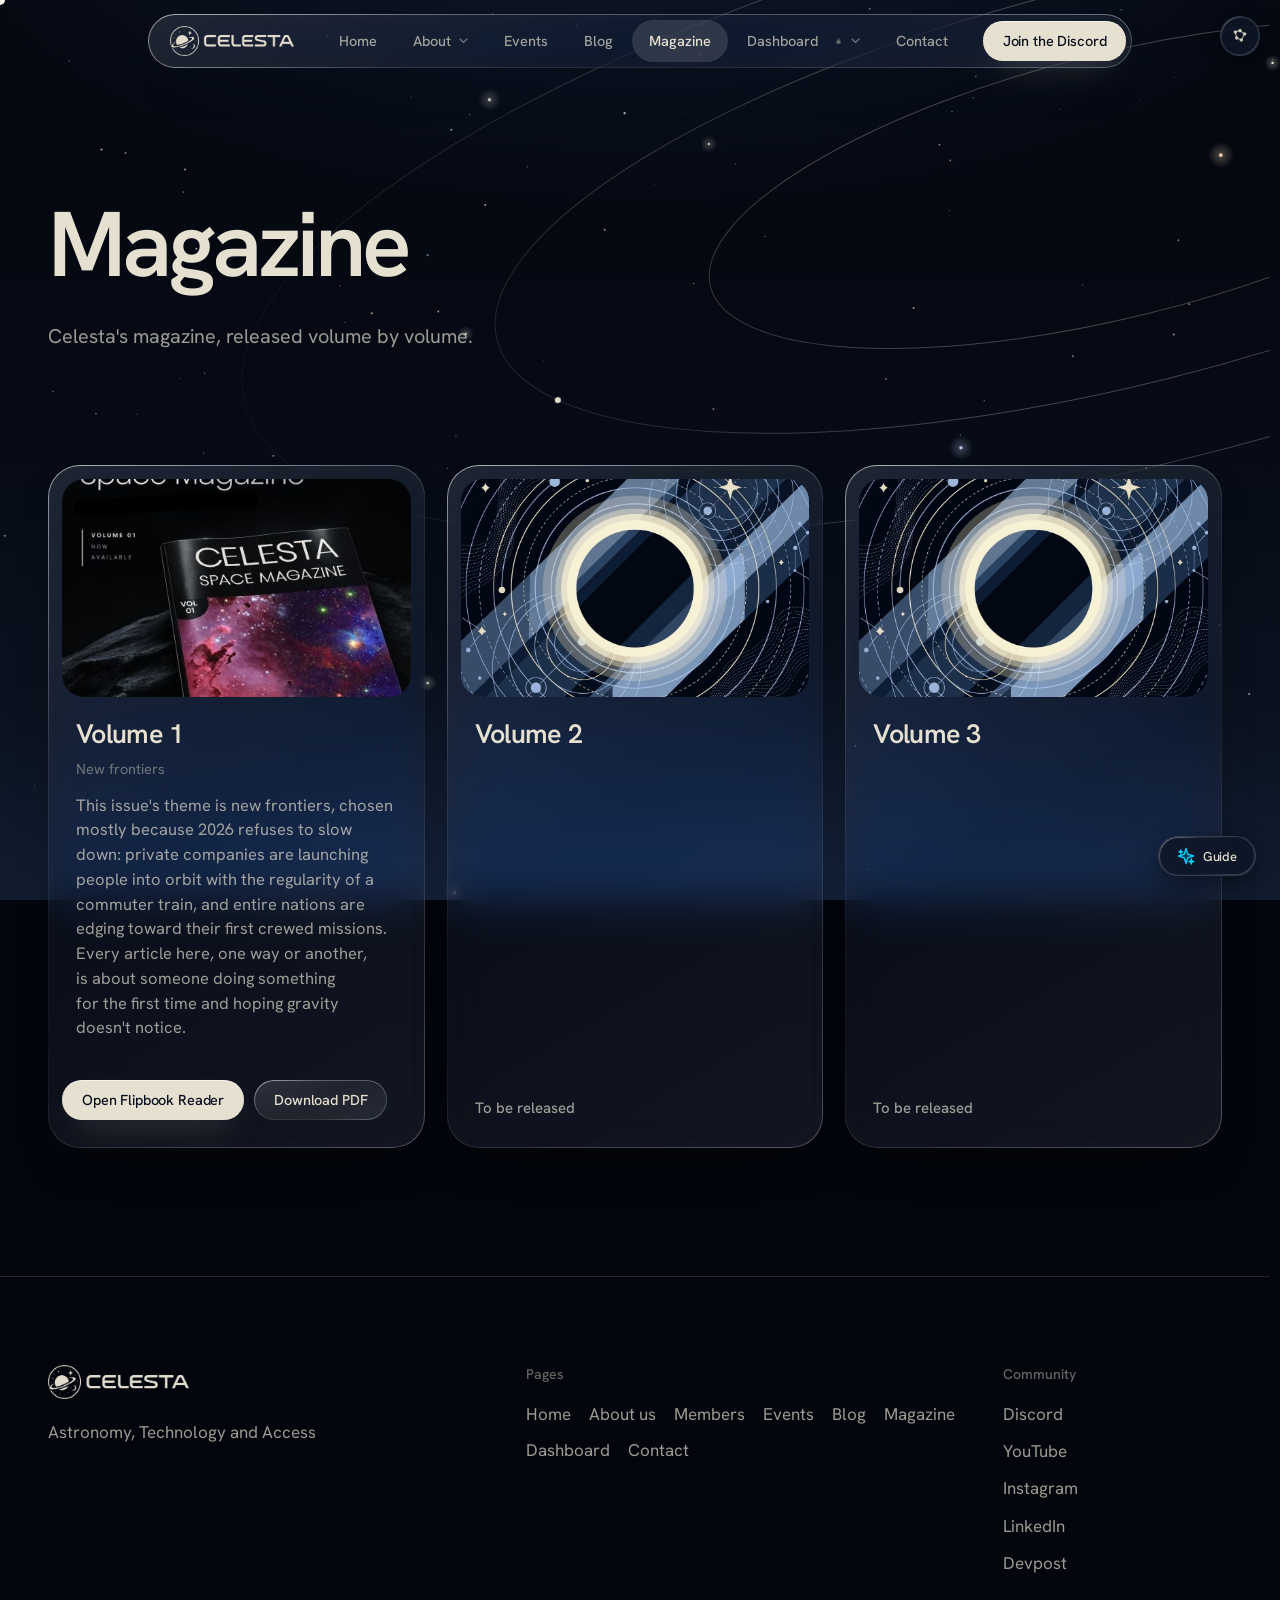
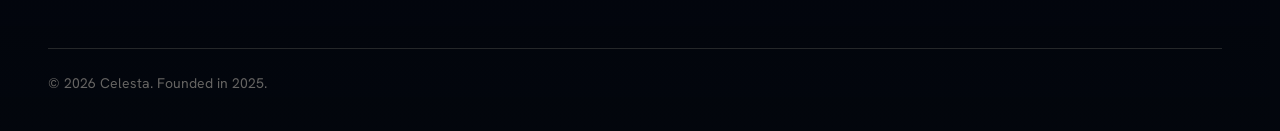
<file: magazine.html>
<!DOCTYPE html>
<html lang="en">
<head>
  <meta charset="utf-8">
  <meta name="viewport" content="width=device-width, initial-scale=1, viewport-fit=cover">

  <title>Magazine | Celesta</title>
  <meta name="description" content="Celesta's magazine, released volume by volume. Volume 1 is themed on new frontiers.">
  <meta name="theme-color" content="#03060d">

  <link rel="icon" href="favicon.ico" sizes="any">
  <link rel="icon" type="image/png" sizes="32x32" href="assets/img/favicon-32.png">
  <link rel="apple-touch-icon" href="assets/img/apple-touch-icon.png">

  <!-- Link previews: see the note about the full image address in index.html -->
  <meta property="og:type" content="website">
  <meta property="og:site_name" content="Celesta">
  <meta property="og:title" content="Magazine | Celesta">
  <meta property="og:description" content="Celesta's magazine, released volume by volume. Volume 1 is themed on new frontiers.">
  <meta property="og:image" content="assets/img/og-image.png">
  <meta name="twitter:card" content="summary_large_image">

  <link rel="stylesheet" href="assets/css/style.css">
  <link rel="stylesheet" href="assets/css/magazine.css">
  <script src="assets/js/site.js" defer></script>
  <script src="assets/js/page-flip.browser.min.js" defer></script>
  <script src="assets/js/magazine-reader.js" defer></script>
</head>

<body data-page="magazine">
  <a class="skip" href="#main">Skip to content</a>

  <!-- Navigation. Built by assets/js/site.js. -->
  <header data-layout="header"></header>

  <main id="main">

    <!-- ===== PAGE HEADER ================================================ -->
    <section class="page-head">
      <!-- Orbit lines, decorative only -->
      <svg class="orbits" viewBox="-1100 -520 2200 1040" width="2200" height="1040" aria-hidden="true" focusable="false">
        <defs>
          <radialGradient id="orbit-fade" cx="0" cy="0" r="1000" gradientUnits="userSpaceOnUse">
            <stop offset="0.28" stop-color="#e6e0d1" stop-opacity=".27"/>
            <stop offset="1" stop-color="#e6e0d1" stop-opacity="0"/>
          </radialGradient>
        </defs>
        <g transform="rotate(-14)">
          <ellipse rx="420" ry="132" pathLength="1"/>
          <ellipse rx="640" ry="200" pathLength="1"/>
          <ellipse rx="900" ry="282" pathLength="1"/>
          <circle r="3" fill="#e6e0d1">
            <animateMotion dur="120s" begin="-55s" repeatCount="indefinite" path="M640 0 A640 200 0 1 1 -640 0 A640 200 0 1 1 640 0"/>
          </circle>
        </g>
      </svg>

      <div class="wrap">
        <h1>Magazine</h1>
        <p class="lead">Celesta's magazine, released volume by volume.</p>
      </div>
    </section>


    <!-- ===== VOLUMES ==================================================== -->
    <!-- Volume 1 is live. Volumes 2 and 3 are placeholders marked "To be released".
         Picture: put <img src="assets/img/magazine/your-image.jpg" alt="..."> inside a .media box
         and delete aria-hidden="true" on that box.

         To release Volume 2: copy the whole Volume 1 <article> below, paste it over the Volume 2 one,
         then change the title, the theme line, the description and the link (the href on the title). -->
    <section class="listing listing--last">
      <div class="wrap">

        <div class="card-grid card-grid--3">

          <!-- Volume 1: live -->
          <article class="card glass spot" data-cursor-area>
            <div class="media">
              <img src="assets/img/sitepics/magazine/vol1.png" alt="Celesta Magazine Volume 1: New Frontiers">
            </div>
            <div class="card-text">
              <h2 class="card-title"><button class="card-open" type="button" data-open-flipbook>Volume 1</button></h2>
              <p class="card-kind">New frontiers</p>
              <p class="card-blurb">This issue's theme is new frontiers, chosen mostly because 2026 refuses to slow down: private companies are launching people into orbit with the regularity of a commuter train, and entire nations are edging toward their first crewed missions. Every article here, one way or another, is about someone doing something for the first time and hoping gravity doesn't notice.</p>
            </div>
            <div class="mag-card-actions">
              <button type="button" class="btn btn-primary btn-sm" data-open-flipbook>
                Open Flipbook Reader
              </button>
              <a href="assets/magazinevol1.pdf" download="Celesta_Magazine_Volume_1.pdf" class="btn btn-glass btn-sm glass" title="Download offline PDF copy">
                Download PDF
              </a>
            </div>
          </article>

          <!-- Volume 2: to be released -->
          <article class="card glass">
            <div class="media">
              <img src="assets/img/sitepics/magazine/tba.png" alt="Volume 2: To be released">
            </div>
            <div class="card-text">
              <h2 class="card-title">Volume 2</h2>
            </div>
            <span class="card-cta">To be released</span>
          </article>

          <!-- Volume 3: to be released -->
          <article class="card glass">
            <div class="media">
              <img src="assets/img/sitepics/magazine/tba.png" alt="Volume 3: To be released">
            </div>
            <div class="card-text">
              <h2 class="card-title">Volume 3</h2>
            </div>
            <span class="card-cta">To be released</span>
          </article>

        </div>

      </div>
    </section>

    <!-- ===== LOCAL NATIVE FLIPBOOK & DARK PDF READER MODAL ======================= -->
    <div class="mag-modal" id="mag-reader-modal" hidden role="dialog" aria-modal="true" aria-label="Celesta Magazine Reader">
      <!-- Toolbar -->
      <div class="mag-toolbar">
        <div class="mag-title-block">
          <svg viewBox="0 0 24 24" fill="none" stroke="currentColor" stroke-width="2" width="20" height="20" aria-hidden="true" style="color:var(--cream-dim);"><path d="M4 19.5A2.5 2.5 0 0 1 6.5 17H20"></path><path d="M6.5 2H20v20H6.5A2.5 2.5 0 0 1 4 19.5v-15A2.5 2.5 0 0 1 6.5 2z"></path></svg>
          <div>
            <h3 class="mag-brand-title">Celesta Magazine — Volume 1</h3>
            <span class="mag-brand-sub">New Frontiers (2026) • 25 Pages</span>
          </div>
        </div>

        <div class="mag-controls">
          <!-- Zoom Controls -->
          <div class="mag-zoom-group" id="mag-zoom-controls">
            <button type="button" class="mag-btn-icon" id="mag-zoom-out" aria-label="Zoom out" title="Zoom out">−</button>
            <span class="mag-zoom-text" id="mag-zoom-text">100%</span>
            <button type="button" class="mag-btn-icon" id="mag-zoom-in" aria-label="Zoom in" title="Zoom in">+</button>
          </div>

          <!-- Fullscreen Button -->
          <button type="button" class="mag-btn" id="mag-fs-btn" title="Toggle Fullscreen">
            <span id="mag-fs-icon">⛶</span> Fullscreen
          </button>

          <!-- Download PDF -->
          <a href="assets/magazinevol1.pdf" download="Celesta_Magazine_Volume_1.pdf" class="mag-btn mag-btn--primary" title="Download offline PDF copy">
            Download PDF
          </a>

          <button type="button" class="mag-close-btn" id="mag-close-btn" aria-label="Close Reader">✕</button>
        </div>
      </div>

      <!-- Viewer Container -->
      <div class="mag-viewer-wrap">
        
        <!-- 3D Flipbook View (Local Canvas/CSS3 3D Flipbook) -->
        <div class="mag-flipbook-view" id="mag-view-flipbook">
          <!-- Outer Navigation Arrows -->
          <button type="button" class="mag-nav-arrow mag-nav-arrow--prev" id="mag-side-prev" aria-label="Previous Page">
            <svg viewBox="0 0 24 24" fill="none" stroke="currentColor" stroke-width="2.5" stroke-linecap="round" stroke-linejoin="round"><polyline points="15 18 9 12 15 6"></polyline></svg>
          </button>
          <button type="button" class="mag-nav-arrow mag-nav-arrow--next" id="mag-side-next" aria-label="Next Page">
            <svg viewBox="0 0 24 24" fill="none" stroke="currentColor" stroke-width="2.5" stroke-linecap="round" stroke-linejoin="round"><polyline points="9 18 15 12 9 6"></polyline></svg>
          </button>

          <!-- Book Stage Wrapper -->
          <div class="mag-book-stage" id="mag-book-stage">
            <div id="mag-book-element"></div>
          </div>

          <!-- Floating Bottom Control Dock -->
          <div class="mag-dock">
            <button type="button" class="mag-dock-btn" id="dock-btn-first" title="First Page (Cover)">⏮</button>
            <button type="button" class="mag-dock-btn" id="dock-btn-prev" title="Previous Page">◀</button>
            
            <div class="mag-dock-info">
              <span id="mag-dock-page-text">Cover (Page 1)</span>
              <input type="range" id="mag-dock-slider" min="1" max="25" value="1" aria-label="Page scrubber" title="Scrub to page">
            </div>

            <button type="button" class="mag-dock-btn" id="dock-btn-next" title="Next Page">▶</button>
            <button type="button" class="mag-dock-btn" id="dock-btn-last" title="Last Page (Back Cover)">⏭</button>
          </div>
        </div>

      </div>
    </div>

  </main>

  <!-- Footer. Built by assets/js/site.js. -->
  <footer data-layout="footer"></footer>
</body>
</html>
</file>
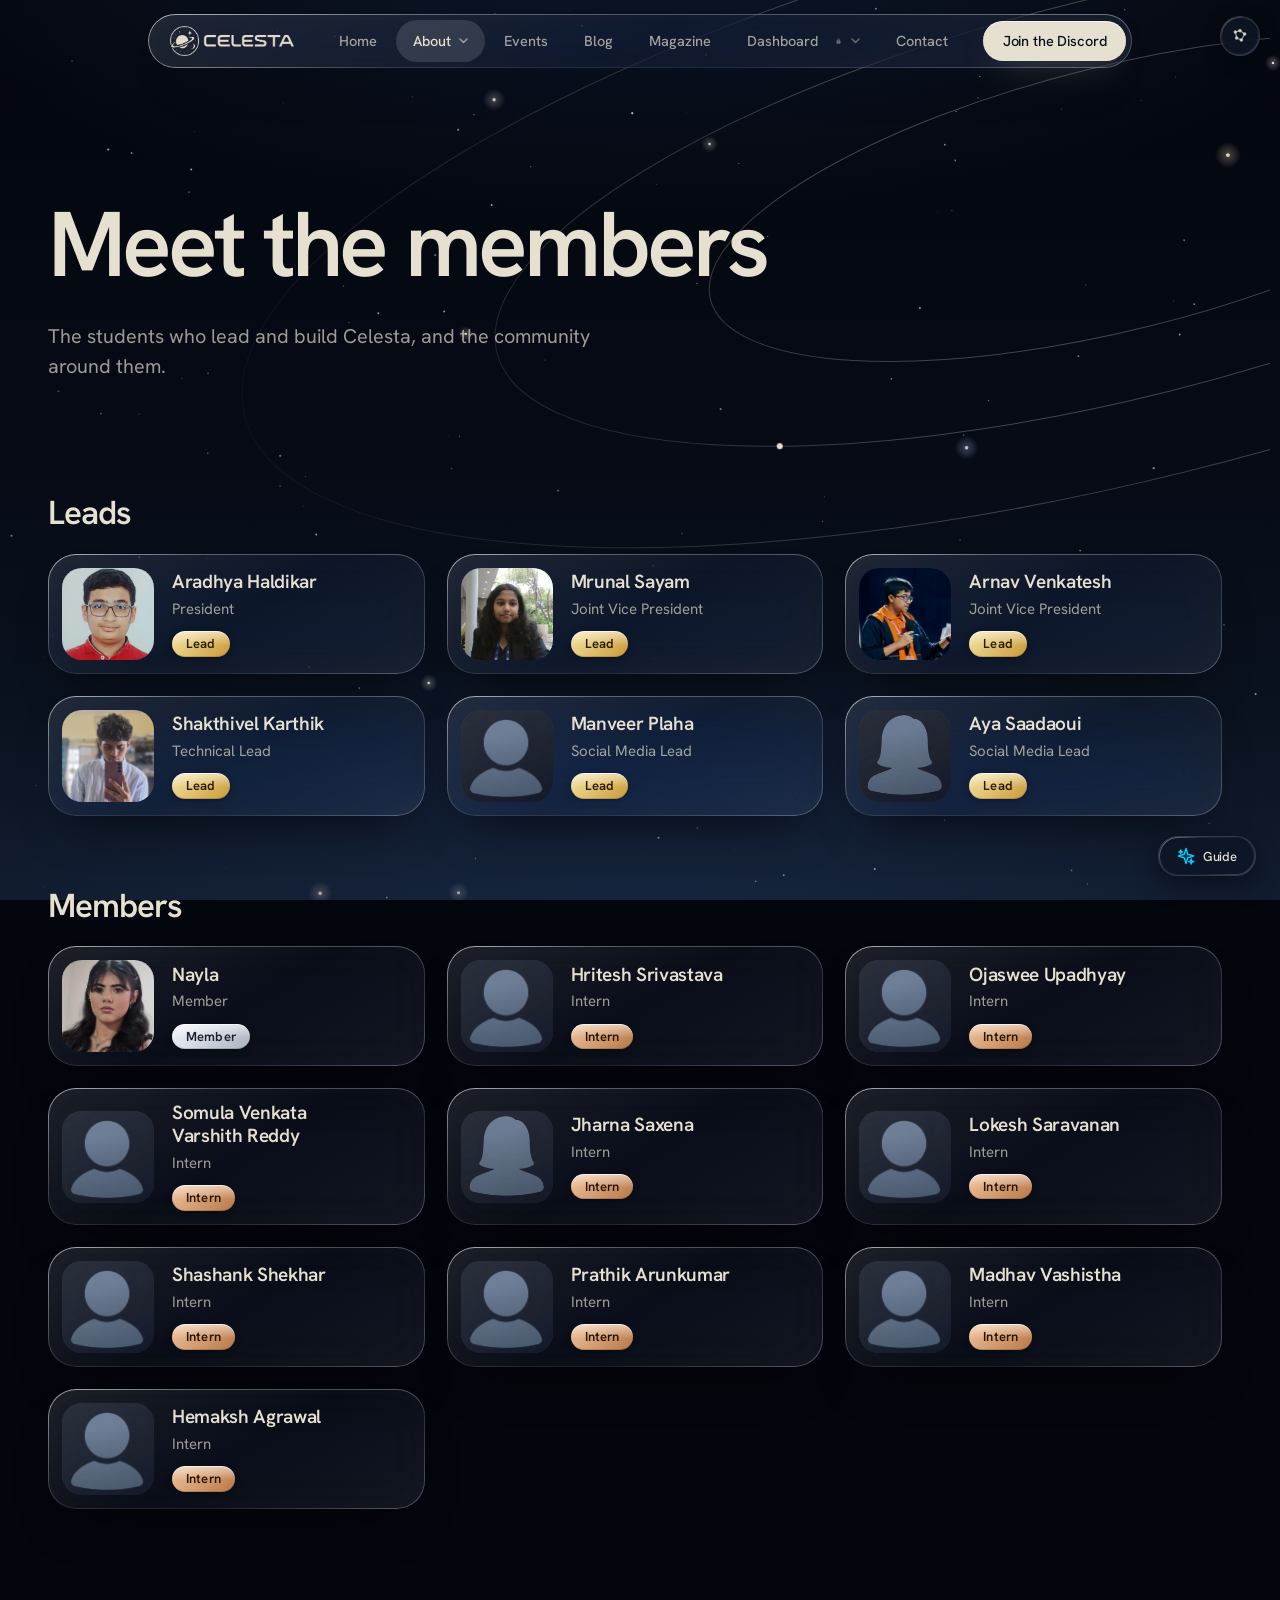
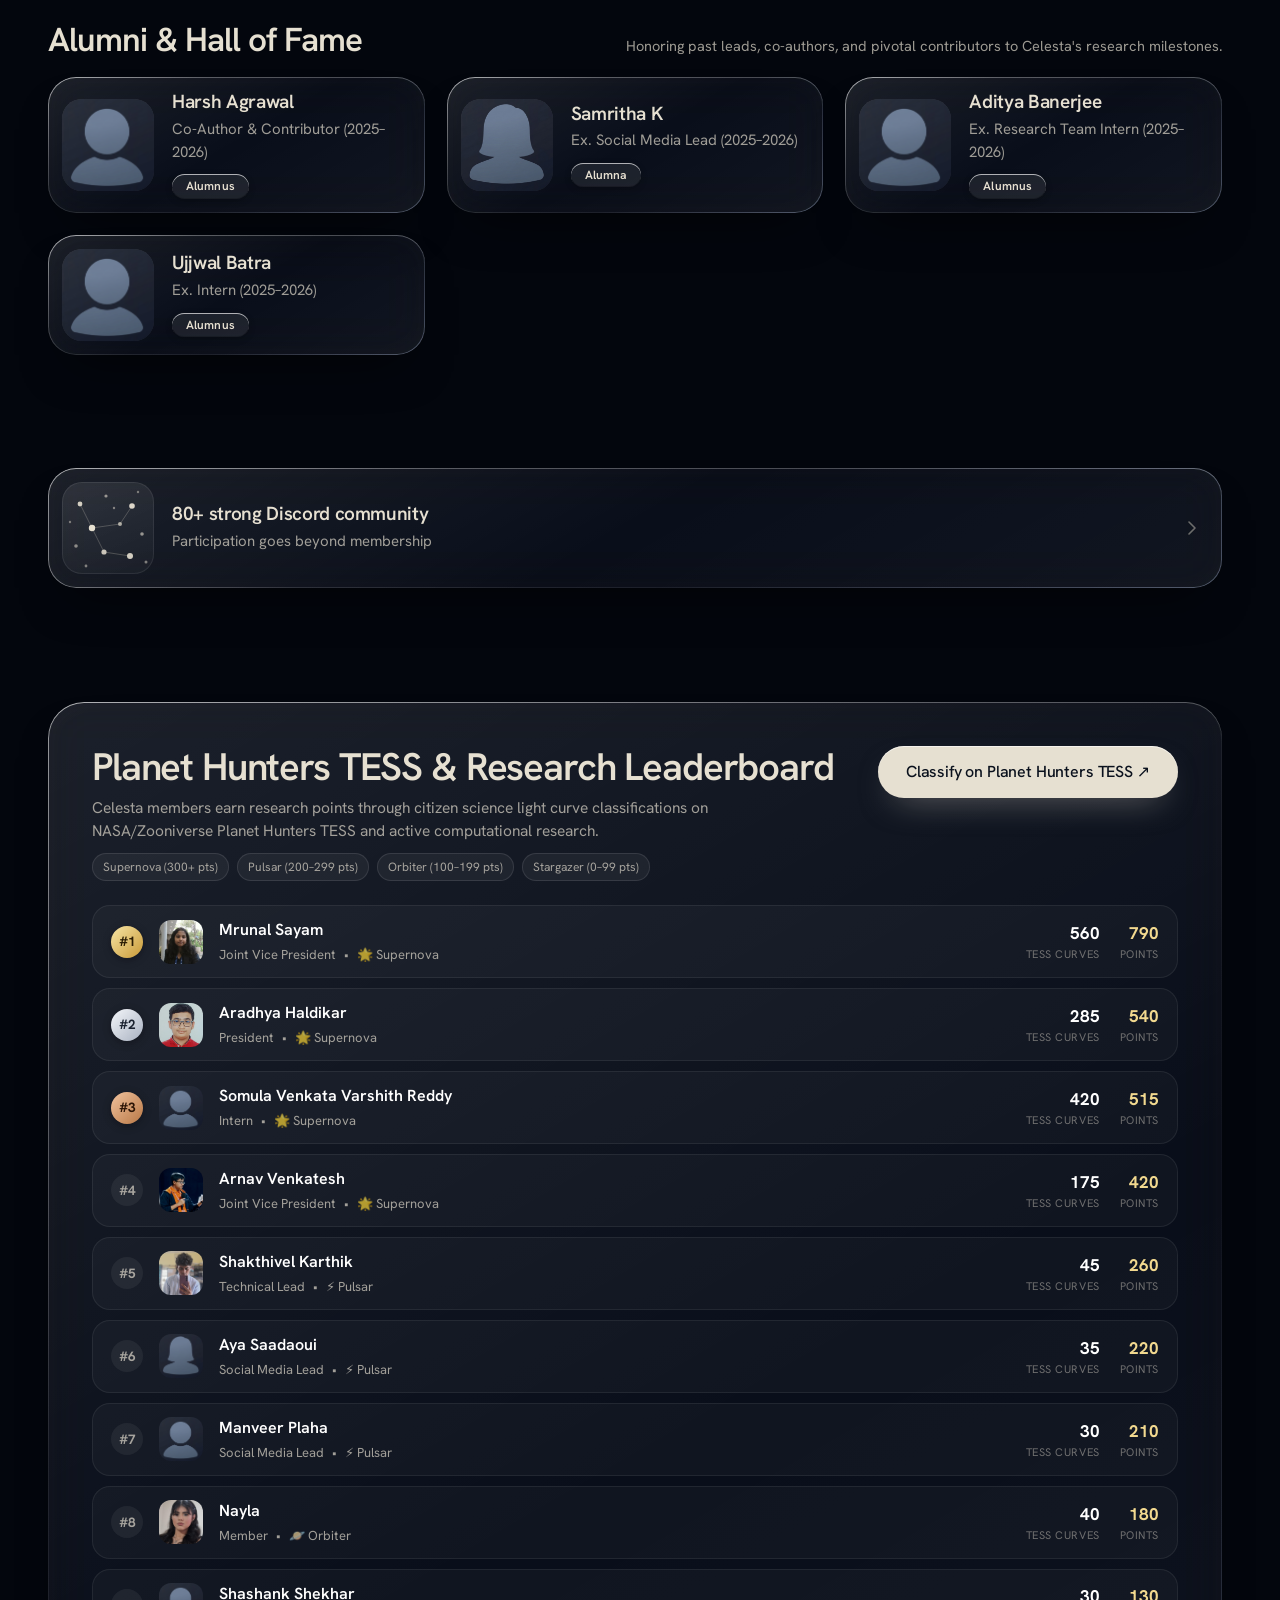
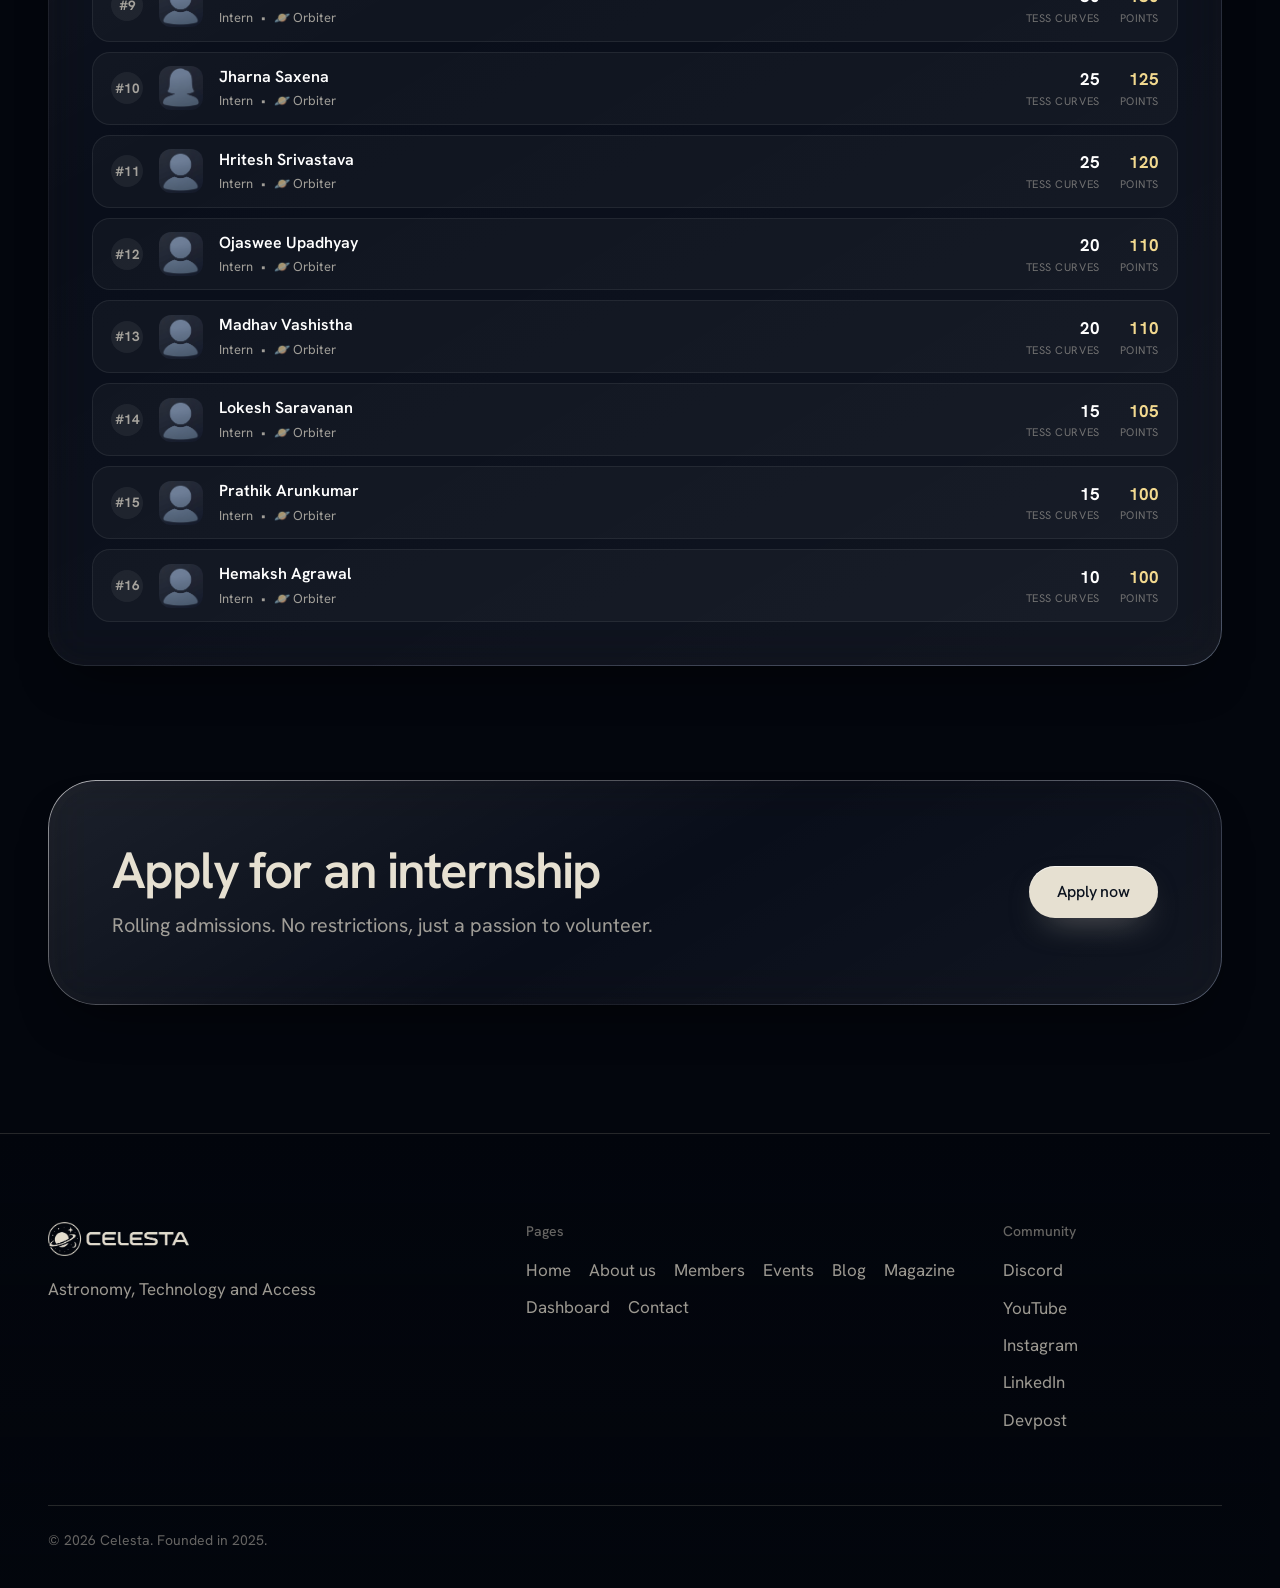
<file: members.html>
<!DOCTYPE html>
<html lang="en">
<head>
  <meta charset="utf-8">
  <meta name="viewport" content="width=device-width, initial-scale=1, viewport-fit=cover">

  <title>Members | Celesta</title>
  <meta name="description" content="The students who lead and build Celesta: leads, members and interns, plus a Discord community of 80+ where participation goes beyond membership.">
  <meta name="theme-color" content="#03060d">

  <link rel="icon" href="favicon.ico" sizes="any">
  <link rel="icon" type="image/png" sizes="32x32" href="assets/img/favicon-32.png">
  <link rel="apple-touch-icon" href="assets/img/apple-touch-icon.png">

  <!-- Link previews: see the note about the full image address in index.html -->
  <meta property="og:type" content="website">
  <meta property="og:site_name" content="Celesta">
  <meta property="og:title" content="Members | Celesta">
  <meta property="og:description" content="The students who lead and build Celesta, and the community around them.">
  <meta property="og:image" content="assets/img/og-image.png">
  <meta name="twitter:card" content="summary_large_image">

  <link rel="stylesheet" href="assets/css/style.css">
  <script src="assets/data/club-data.js"></script>
  <script src="assets/js/site.js" defer></script>
</head>

<body data-page="members">
  <a class="skip" href="#main">Skip to content</a>

  <!-- Navigation. Built by assets/js/site.js. -->
  <header data-layout="header"></header>

  <main id="main">

    <!-- ===== PAGE HEADER ================================================ -->
    <section class="page-head">
      <!-- Orbit lines, decorative only -->
      <svg class="orbits" viewBox="-1100 -520 2200 1040" width="2200" height="1040" aria-hidden="true" focusable="false">
        <defs>
          <radialGradient id="orbit-fade" cx="0" cy="0" r="1000" gradientUnits="userSpaceOnUse">
            <stop offset="0.28" stop-color="#e6e0d1" stop-opacity=".27"/>
            <stop offset="1" stop-color="#e6e0d1" stop-opacity="0"/>
          </radialGradient>
        </defs>
        <g transform="rotate(-14)">
          <ellipse rx="420" ry="132" pathLength="1"/>
          <ellipse rx="640" ry="200" pathLength="1"/>
          <ellipse rx="900" ry="282" pathLength="1"/>
          <circle r="3" fill="#e6e0d1">
            <animateMotion dur="120s" begin="-45s" repeatCount="indefinite" path="M640 0 A640 200 0 1 1 -640 0 A640 200 0 1 1 640 0"/>
          </circle>
        </g>
      </svg>

      <div class="wrap">
        <h1>Meet the members</h1>
        <p class="lead">The students who lead and build Celesta, and the community around them.</p>
      </div>
    </section>


    <!-- ===== PEOPLE ===================================================== -->
    <!-- Each person is one card, three to a row. Clicking a card opens a pop-up.
         To add a person, copy one <article> block into the right group and change the name and title.
         Photo: put <img src="assets/img/members/name.jpg" alt="Full name"> inside the square .avatar box
         (and delete aria-hidden="true" on that box).
         Short introduction (optional): add <p>Text</p> inside the [data-modal-more] block, after the badge.
         Badges: badge--gold is for Lead, badge--silver for Member, badge--bronze for Intern. -->
    <!-- ===== PEOPLE ===================================================== -->
    <section class="listing">
      <div class="wrap">

        <!-- Leads Group -->
        <div class="tier-block">
          <h2 class="tier">Leads</h2>
          <div class="card-grid card-grid--3" id="leads-grid">
            <!-- Dynamically populated from CELESTA_DATA.members (tier === 'lead') -->
          </div>
        </div>

        <!-- Members & Interns Group -->
        <div class="tier-block">
          <h2 class="tier">Members</h2>
          <div class="card-grid card-grid--3" id="members-grid">
            <!-- Dynamically populated from CELESTA_DATA.members (tier !== 'lead') -->
          </div>
        </div>

      </div>
    </section>


    <!-- ===== ALUMNI & HALL OF FAME ====================================== -->
    <section class="listing">
      <div class="wrap">
        <div class="tier-block">
          <div style="display:flex; align-items:baseline; justify-content:space-between; flex-wrap:wrap; gap:8px; margin-bottom:18px;">
            <h2 class="tier" style="margin:0;">Alumni & Hall of Fame</h2>
            <p style="color:var(--cream-dim); font-size:14.5px; margin:0;">Honoring past leads, co-authors, and pivotal contributors to Celesta's research milestones.</p>
          </div>
          <div class="card-grid card-grid--3" id="alumni-grid">
            <!-- Dynamically populated from CELESTA_DATA.alumni -->
          </div>
        </div>
      </div>
    </section>


    <!-- ===== DISCORD COMMUNITY ========================================== -->
    <!-- The whole card is a link. The address is set in assets/js/site.js (links.discord). -->
    <section class="listing">
      <div class="wrap">
        <div class="card-grid card-grid--3">
          <a class="member member--wide glass spot" data-link="discord" href="#" data-cursor-area>
            <div class="avatar" aria-hidden="true">
              <svg viewBox="0 0 92 92" fill="none">
                <g stroke="rgba(230,224,209,.24)" stroke-width="1">
                  <line x1="30" y1="46" x2="18" y2="22"/><line x1="30" y1="46" x2="58" y2="42"/>
                  <line x1="58" y1="42" x2="70" y2="24"/><line x1="30" y1="46" x2="42" y2="70"/>
                  <line x1="42" y1="70" x2="68" y2="74"/>
                </g>
                <g fill="#e6e0d1">
                  <circle cx="18" cy="22" r="2.4" fill-opacity=".9"/><circle cx="44" cy="14" r="1.6" fill-opacity=".6"/>
                  <circle cx="70" cy="24" r="2.8" fill-opacity=".95"/><circle cx="30" cy="46" r="3.2"/>
                  <circle cx="58" cy="42" r="2" fill-opacity=".7"/><circle cx="80" cy="52" r="1.8" fill-opacity=".6"/>
                  <circle cx="14" cy="64" r="1.8" fill-opacity=".55"/><circle cx="42" cy="70" r="2.6" fill-opacity=".85"/>
                  <circle cx="68" cy="74" r="3" fill-opacity=".9"/><circle cx="24" cy="84" r="1.4" fill-opacity=".5"/>
                  <circle cx="84" cy="80" r="1.5" fill-opacity=".5"/><circle cx="52" cy="26" r="1.2" fill-opacity=".5"/>
                  <circle cx="8" cy="40" r="1.2" fill-opacity=".45"/><circle cx="76" cy="10" r="1.2" fill-opacity=".45"/>
                </g>
              </svg>
            </div>
            <div class="m-text">
              <h3 class="m-name">80+ strong Discord community</h3>
              <p class="m-title">Participation goes beyond membership</p>
            </div>
            <svg class="chev" viewBox="0 0 8 14" fill="none" aria-hidden="true"><path d="M1 1l6 6-6 6" stroke="currentColor" stroke-width="1.6" stroke-linecap="round" stroke-linejoin="round"/></svg>
          </a>
        </div>
      </div>
    </section>


    <!-- ===== CONTRIBUTOR & PLANET HUNTERS TESS LEADERBOARD ============== -->
    <section class="listing" id="leaderboard">
      <div class="wrap">
        <div class="leaderboard-panel glass spot">
          <div class="leaderboard-head">
            <div>
              <h2>Planet Hunters TESS & Research Leaderboard</h2>
              <p style="color:var(--cream-dim); margin:8px 0 0; max-width:680px; font-size:15.5px; line-height:1.5;">
                Celesta members earn research points through citizen science light curve classifications on NASA/Zooniverse Planet Hunters TESS and active computational research.
              </p>
              <div class="leaderboard-tiers-legend">
                <span class="tier-legend-pill">Supernova (300+ pts)</span>
                <span class="tier-legend-pill">Pulsar (200–299 pts)</span>
                <span class="tier-legend-pill">Orbiter (100–199 pts)</span>
                <span class="tier-legend-pill">Stargazer (0–99 pts)</span>
              </div>
            </div>
            <a href="https://www.zooniverse.org/projects/nora-dot-eisner/planet-hunters-tess" target="_blank" rel="noopener" class="btn btn-primary" style="white-space:nowrap;">
              Classify on Planet Hunters TESS ↗
            </a>
          </div>

          <div class="leaderboard-list" id="leaderboard-list">
            <!-- Dynamically populated and sorted from window.CELESTA_DATA.members -->
          </div>
        </div>
      </div>
    </section>


    <!-- ===== APPLY ====================================================== -->
    <!-- The button opens the form set in assets/js/site.js (links.internship). -->
    <section class="listing listing--last">
      <div class="wrap">
        <div class="cta glass spot">
          <div>
            <h2>Apply for an internship</h2>
            <p class="lead">Rolling admissions. No restrictions, just a passion to volunteer.</p>
          </div>
          <a class="btn btn-primary" data-link="internship" href="https://forms.gle/NvyiH7amfoEnEa2b7">Apply now</a>
        </div>
      </div>
    </section>

  </main>

  <!-- Footer. Built by assets/js/site.js. -->
  <footer data-layout="footer"></footer>

  <script>
    document.addEventListener("DOMContentLoaded", () => {
      // Data source: window.CELESTA_DATA, with localStorage sync if modified in Admin panel
      let data = window.CELESTA_DATA;
      try {
        const local = localStorage.getItem("celesta_club_data");
        if (local) {
          const parsed = JSON.parse(local);
          if (parsed && Array.isArray(parsed.members)) {
            data = parsed;
          }
        }
      } catch (e) {}

      if (!data) return;

      const members = Array.isArray(data.members) ? data.members : [];
      const alumni = Array.isArray(data.alumni) ? data.alumni : [];

      // 1. Leads Grid
      const leadsContainer = document.getElementById("leads-grid");
      if (leadsContainer) {
        const leads = members.filter(m => m.tier === "lead" && m.active !== false);
        leadsContainer.innerHTML = leads.map(m => {
          const avatar = m.avatar || (m.gender === "female" ? "assets/img/members/def2.png" : "assets/img/members/def1.png");
          const bio = m.bio || `${m.role} in Celesta, active since ${m.joinYear || 2025}.`;
          return `
            <article class="member glass spot" data-modal="member" data-cursor-area>
              <div class="avatar" data-modal-media><img src="${avatar}" alt="${m.name}"></div>
              <div class="m-text">
                <h3 class="m-name"><button class="card-open" type="button" data-modal-title="${m.name}">${m.name}</button></h3>
                <p class="m-title" data-modal-kind="${m.role}">${m.role}</p>
                <span class="badge badge--gold">Lead</span>
              </div>
              <div data-modal-more hidden>
                <span class="badge badge--gold">Lead</span>
                <p>${bio}</p>
              </div>
            </article>
          `;
        }).join("");
      }

      // 2. Members & Interns Grid
      const membersContainer = document.getElementById("members-grid");
      if (membersContainer) {
        const regulars = members.filter(m => m.tier !== "lead" && m.active !== false);
        membersContainer.innerHTML = regulars.map(m => {
          const avatar = m.avatar || (m.gender === "female" ? "assets/img/members/def2.png" : "assets/img/members/def1.png");
          const tier = m.tier || "member";
          const badgeClass = tier === "member" ? "silver" : "bronze";
          const badgeLabel = tier === "member" ? "Member" : "Intern";
          const bio = m.bio || `${m.role} in Celesta, active since ${m.joinYear || 2025}.`;
          return `
            <article class="member glass spot" data-modal="member" data-cursor-area>
              <div class="avatar" data-modal-media><img src="${avatar}" alt="${m.name}"></div>
              <div class="m-text">
                <h3 class="m-name"><button class="card-open" type="button" data-modal-title="${m.name}">${m.name}</button></h3>
                <p class="m-title" data-modal-kind="${m.role}">${m.role}</p>
                <span class="badge badge--${badgeClass}">${badgeLabel}</span>
              </div>
              <div data-modal-more hidden>
                <span class="badge badge--${badgeClass}">${badgeLabel}</span>
                <p>${bio}</p>
              </div>
            </article>
          `;
        }).join("");
      }

      // 3. Alumni Grid
      const alumniContainer = document.getElementById("alumni-grid");
      if (alumniContainer) {
        alumniContainer.innerHTML = alumni.map(a => {
          const badgeLabel = a.gender === "female" ? "Alumna" : "Alumnus";
          const avatar = a.avatar || (a.gender === "female" ? "assets/img/members/def2.png" : "assets/img/members/def1.png");
          const tenureStr = a.tenure ? ` (${a.tenure})` : "";
          const subtitle = (a.role || "Former Contributor") + tenureStr;
          return `
            <article class="member glass spot" data-modal="member" data-cursor-area>
              <div class="avatar" data-modal-media><img src="${avatar}" alt="${a.name}"></div>
              <div class="m-text">
                <h3 class="m-name"><button class="card-open" type="button" data-modal-title="${a.name}">${a.name}</button></h3>
                <p class="m-title" data-modal-kind="${subtitle}">${subtitle}</p>
                <span class="badge" style="background:rgba(255,255,255,.08); color:var(--cream); border-color:rgba(255,255,255,.2); font-size:12px;">${badgeLabel}</span>
              </div>
              <div data-modal-more hidden>
                <span class="badge" style="background:rgba(255,255,255,.08); color:var(--cream);">${badgeLabel}${tenureStr}</span>
                <p style="margin-top:12px;"><strong>Key Contributions:</strong> ${a.contributions || (a.role || "Former Contributor")}</p>
              </div>
            </article>
          `;
        }).join("");
      }

      // 4. Hydrate Leaderboard
      const container = document.getElementById("leaderboard-list");
      if (!container) return;

      const sorted = [...members].filter(m => m.active !== false).sort((a, b) => (b.points || 0) - (a.points || 0));

      const getTier = (pts) => {
        if (pts >= 300) return { icon: "🌟", name: "Supernova" };
        if (pts >= 200) return { icon: "⚡", name: "Pulsar" };
        if (pts >= 100) return { icon: "🪐", name: "Orbiter" };
        return { icon: "🔭", name: "Stargazer" };
      };

      container.innerHTML = sorted.map((m, idx) => {
        const rank = idx + 1;
        const rankClass = rank === 1 ? "lb-rank lb-rank--1" : (rank === 2 ? "lb-rank lb-rank--2" : (rank === 3 ? "lb-rank lb-rank--3" : "lb-rank"));
        const tier = getTier(m.points || 0);
        const avatar = m.avatar || (m.gender === "female" ? "assets/img/members/def2.png" : "assets/img/members/def1.png");

        return `
          <div class="lb-row">
            <div class="${rankClass}">#${rank}</div>
            <div class="lb-avatar">
              <img src="${avatar}" alt="${m.name}" loading="lazy">
            </div>
            <div class="lb-info">
              <h4 class="lb-name">${m.name}</h4>
              <p class="lb-sub">
                <span>${m.role}</span>
                <span>•</span>
                <span>${tier.icon} ${tier.name}</span>
              </p>
            </div>
            <div class="lb-stats">
              <div class="lb-stat-box">
                <span class="lb-stat-val">${m.tessClassifications || 0}</span>
                <span class="lb-stat-lbl">TESS Curves</span>
              </div>
              <div class="lb-stat-box">
                <span class="lb-stat-val" style="color:var(--gold,#f2d98f);">${m.points || 0}</span>
                <span class="lb-stat-lbl">Points</span>
              </div>
            </div>
          </div>
        `;
      }).join("");
    });
  </script>
</body>
</html>
</file>
<file: assets/css/style.css>
/* ==========================================================================
   CELESTA | shared stylesheet (every page uses this file)

   1.  Fonts
   2.  Tokens (colours, sizes) .......... change the look of the whole site here
   3.  Base
   4.  Sky (background)
   5.  Layout helpers and type
   6.  Glass, buttons
   7.  Navigation
   8.  Home: hero
   9.  Home: statement, work index, CelestaGPT, community
   9b. Inner pages: shared by About, Events and Contact
   9c. Cards, pop-ups, blog, members and the 404 page
   10. Footer
   11. Cursor
   12. Responsive
   13. Reduced motion
   ========================================================================== */


/* 1. Fonts ---------------------------------------------------------------- */

@font-face {
  font-family: "Hanken Grotesk";
  src: url("../fonts/hanken-grotesk-variable.woff2") format("woff2");
  font-weight: 100 900;
  font-style: normal;
  font-display: swap;
}


/* 2. Tokens --------------------------------------------------------------- */

:root {
  /* Colour. Cream and navy are sampled from the Celesta logo. */
  --zenith: #03060d;                    /* top of the sky */
  --horizon: #0e1726;                   /* bottom of the sky */
  --cream: #e6e0d1;                     /* text, primary button */
  --cream-dim: rgba(230, 224, 209, .68);
  --cream-faint: rgba(230, 224, 209, .44);
  --rule: rgba(230, 224, 209, .15);     /* hairlines */
  --star-cool: #b9cbef;

  /* Type */
  --font: "Hanken Grotesk", "Helvetica Neue", Arial, system-ui, sans-serif;

  /* Layout */
  --wrap: 1180px;
  --gutter: clamp(20px, 4vw, 48px);

  /* Motion */
  --ease: cubic-bezier(.2, .8, .2, 1);
  --ease-out: cubic-bezier(.16, 1, .3, 1);
}


/* 3. Base ----------------------------------------------------------------- */

*, *::before, *::after { box-sizing: border-box; }

html {
  background: var(--zenith);
  color-scheme: dark;
  -webkit-text-size-adjust: 100%;
  scroll-behavior: smooth;
  scrollbar-width: thin;
  scrollbar-color: rgba(230, 224, 209, .28) transparent;
  scrollbar-gutter: stable;
}

body {
  margin: 0;
  min-height: 100vh;
  background: transparent;
  color: var(--cream);
  font: 400 17px/1.55 var(--font);
  -webkit-font-smoothing: antialiased;
  -moz-osx-font-smoothing: grayscale;
  text-rendering: optimizeLegibility;
}

img, svg { display: block; max-width: 100%; }
a { color: inherit; }
[hidden] { display: none !important; }
::selection { background: var(--cream); color: var(--zenith); }

:focus-visible {
  outline: 2px solid var(--cream);
  outline-offset: 3px;
}

.sr-only {
  position: absolute; width: 1px; height: 1px; margin: -1px; padding: 0;
  overflow: hidden; clip: rect(0 0 0 0); white-space: nowrap; border: 0;
}

.skip {
  position: fixed; top: 12px; left: 12px; z-index: 100;
  padding: 10px 16px; border-radius: 999px;
  background: var(--cream); color: var(--zenith);
  font-size: 14px; font-weight: 500; text-decoration: none;
  transform: translateY(-200%);
}
.skip:focus { transform: none; }


/* 4. Sky ------------------------------------------------------------------ */
/* One continuous night sky sits behind every page. The stars are drawn on a
   canvas by site.js; this is the gradient they sit on. */

body::before {
  content: "";
  position: fixed; inset: 0; z-index: -2;
  pointer-events: none;
  background:
    radial-gradient(120% 62% at 50% 112%, rgba(26, 44, 76, .85), transparent 64%),
    radial-gradient(90% 50% at 50% -12%, rgba(18, 30, 54, .8), transparent 72%),
    linear-gradient(180deg, var(--zenith) 0%, #060b16 52%, var(--horizon) 100%);
}

.sky {
  position: fixed; inset: 0; z-index: -1;
  width: 100%; height: 100%;
  pointer-events: none;
}


/* 5. Layout helpers and type --------------------------------------------- */

.wrap {
  width: min(var(--wrap), 100% - var(--gutter) * 2);
  margin-inline: auto;
}

h1, h2, h3 { margin: 0; font-weight: 600; text-wrap: balance; }

h2 {
  font-size: clamp(34px, 5.2vw, 68px);
  line-height: 1.03;
  letter-spacing: -.038em;
}

.lead {
  margin: 0;
  max-width: 34em;
  font-size: clamp(18px, 1.55vw, 21px);
  line-height: 1.5;
  color: var(--cream-dim);
  text-wrap: pretty;
}


/* 6. Glass and buttons ---------------------------------------------------- */
/* Liquid glass: a translucent fill, a blurred view of the sky behind it, a
   bright rim that fades around the edge, and a soft light that follows the
   pointer. Add class "glass" to anything; add "spot" to enable the pointer light. */

.glass {
  position: relative;
  isolation: isolate;
  background: linear-gradient(150deg, rgba(255, 255, 255, .105), rgba(255, 255, 255, .035) 50%, rgba(255, 255, 255, .065));
  -webkit-backdrop-filter: blur(22px) saturate(165%);
          backdrop-filter: blur(22px) saturate(165%);
  box-shadow:
    inset 0 1px 0 rgba(255, 255, 255, .24),
    inset 0 -1px 0 rgba(255, 255, 255, .05),
    inset 0 0 26px rgba(255, 255, 255, .025),
    0 26px 50px -26px rgba(0, 0, 0, .7);
}

@supports ((-webkit-mask-composite: xor) or (mask-composite: exclude)) {
  .glass::before {
    content: "";
    position: absolute; inset: 0; z-index: -1;
    border-radius: inherit;
    padding: 1px;
    background: linear-gradient(140deg, rgba(255, 255, 255, .55), rgba(255, 255, 255, .08) 30%, rgba(255, 255, 255, .02) 58%, rgba(185, 203, 239, .34));
    -webkit-mask: linear-gradient(#000 0 0) content-box, linear-gradient(#000 0 0);
    -webkit-mask-composite: xor;
            mask: linear-gradient(#000 0 0) content-box exclude, linear-gradient(#000 0 0);
    pointer-events: none;
  }
}

.glass.spot::after {
  content: "";
  position: absolute; inset: 0; z-index: -1;
  border-radius: inherit;
  background: radial-gradient(380px circle at var(--mx, 50%) var(--my, 0%), rgba(255, 255, 255, .11), transparent 62%);
  opacity: 0;
  transition: opacity .5s var(--ease);
  pointer-events: none;
}
.glass.spot:hover::after { opacity: 1; }

.btn {
  --h: 52px;
  position: relative;
  display: inline-flex; align-items: center; justify-content: center;
  height: var(--h);
  padding: 0 28px;
  border: 0; border-radius: 999px;
  font: 500 16px/1 var(--font);
  letter-spacing: -.01em;
  color: var(--cream);
  text-decoration: none; white-space: nowrap;
  cursor: pointer;
  transition: background-color .35s var(--ease), color .35s var(--ease), box-shadow .35s var(--ease), translate .5s var(--ease-out);
}
.btn-sm { --h: 40px; padding: 0 20px; font-size: 14.5px; }

.btn-primary {
  background: var(--cream);
  color: #0a111d;
  box-shadow: inset 0 1px 0 rgba(255, 255, 255, .6), 0 14px 34px -16px rgba(230, 224, 209, .5);
}
.btn-primary:hover { background: #f4efe1; }

.btn-glass:hover { background-color: rgba(255, 255, 255, .06); }


/* 7. Navigation ----------------------------------------------------------- */

.site-header {
  position: fixed; z-index: 60;
  top: max(14px, env(safe-area-inset-top));
  left: 0; right: 0;
  display: flex; justify-content: center;
  padding-inline: 14px;
  pointer-events: none;
  animation: nav-in 1s var(--ease-out) .1s backwards;
}
@keyframes nav-in { from { opacity: 0; transform: translateY(-10px); } }

.nav {
  display: flex; align-items: center; gap: 10px;
  max-width: 100%;
  padding: 6px 6px 6px 22px;
  border-radius: 999px;
  pointer-events: auto;
  transition: background-color .4s var(--ease);
}
.site-header.is-scrolled .nav { background-color: rgba(8, 14, 26, .62); }

.nav-brand { display: flex; align-items: center; margin-right: 18px; border-radius: 8px; }
.nav-brand img { height: 30px; width: auto; }

.nav-links { display: flex; gap: 2px; margin: 0; padding: 0; list-style: none; }
.nav-links a {
  display: block;
  padding: 10px 17px;
  border-radius: 999px;
  font-size: 14.5px; font-weight: 500;
  color: var(--cream-dim);
  text-decoration: none;
  transition: color .3s var(--ease), background-color .3s var(--ease), translate .5s var(--ease-out);
}
.nav-links a:hover { color: var(--cream); background: rgba(255, 255, 255, .08); }
.nav-links a[aria-current="page"] { color: var(--cream); background: rgba(255, 255, 255, .13); }

/* Dropdown: opens on hover or when a link inside it has keyboard focus. */
.nav-links > li { position: relative; display: flex; }
.nav-links .has-sub > a { display: inline-flex; align-items: center; gap: 8px; }
.nav-links .has-sub > a svg { width: 9px; height: 6px; opacity: .6; transition: transform .35s var(--ease-out); }
.nav-links .has-sub:hover > a svg, .nav-links .has-sub:focus-within > a svg { transform: rotate(180deg); }
.nav-links li.is-current > a { color: var(--cream); background: rgba(255, 255, 255, .13); }
.has-sub::after { content: ""; position: absolute; left: -8px; right: -8px; top: 100%; height: 18px; }

.subnav {
  position: absolute; top: calc(100% + 14px); left: 50%;
  min-width: 190px;
  margin: 0; padding: 8px; list-style: none;
  border-radius: 24px;
  background-color: rgba(9, 15, 28, .86);
  opacity: 0; visibility: hidden; pointer-events: none;
  translate: -50% 8px;
  transition: opacity .25s var(--ease), translate .4s var(--ease-out), visibility 0s linear .4s;
}
.has-sub:hover > .subnav, .has-sub:focus-within > .subnav {
  opacity: 1; visibility: visible; pointer-events: auto;
  translate: -50% 0;
  transition-delay: 0s;
}
.subnav a {
  display: block;
  padding: 11px 16px;
  border-radius: 17px;
  font-size: 14.5px; font-weight: 500;
  color: var(--cream-dim);
  text-decoration: none;
  transition: color .3s var(--ease), background-color .3s var(--ease);
}
.subnav a:hover { color: var(--cream); background: rgba(255, 255, 255, .09); }
.subnav a[aria-current="page"] { color: var(--cream); background: rgba(255, 255, 255, .13); }

/* Small padlock after a members-only link. */
.lock-icon { display: inline-block; width: 11px; height: 13px; margin-left: 8px; vertical-align: -1px; opacity: .55; }
.nav-sheet .lock-icon { width: 14px; height: 16px; margin-left: 10px; vertical-align: -1px; }

.nav-cta { margin-left: 8px; }

.nav-toggle {
  display: none;
  position: relative;
  width: 42px; height: 42px;
  padding: 0; border: 0; border-radius: 50%;
  background: rgba(255, 255, 255, .09);
  cursor: pointer;
}
.nav-toggle i {
  position: absolute; left: 14px; right: 14px; height: 1.5px;
  border-radius: 2px; background: var(--cream);
  transition: transform .4s var(--ease-out), top .4s var(--ease-out);
}
.nav-toggle i:nth-of-type(1) { top: 17px; }
.nav-toggle i:nth-of-type(2) { top: 24px; }
.site-header[data-open="true"] .nav-toggle i:nth-of-type(1) { top: 20.5px; transform: rotate(45deg); }
.site-header[data-open="true"] .nav-toggle i:nth-of-type(2) { top: 20.5px; transform: rotate(-45deg); }

.nav-sheet {
  position: absolute;
  top: calc(100% + 10px); left: 14px; right: 14px;
  padding: 10px;
  border-radius: 30px;
  background-color: rgba(8, 14, 26, .6);
  opacity: 0; visibility: hidden;
  transform: translateY(-8px) scale(.98);
  transform-origin: top center;
  transition: opacity .35s var(--ease), transform .45s var(--ease-out), visibility 0s linear .45s;
}
.site-header[data-open="true"] .nav-sheet {
  opacity: 1; visibility: visible; transform: none;
  transition-delay: 0s;
}
.nav-sheet ul { margin: 0; padding: 0; list-style: none; }
.nav-sheet a {
  display: block;
  padding: 16px 18px;
  border-radius: 22px;
  font-size: 22px; font-weight: 600; letter-spacing: -.02em;
  text-decoration: none;
}
.nav-sheet a[aria-current="page"] { background: rgba(255, 255, 255, .1); }
.nav-sheet .btn { width: 100%; margin-top: 8px; }


/* 8. Home: hero ----------------------------------------------------------- */

.hero {
  position: relative;
  display: flex; align-items: center; justify-content: center;
  min-height: 100vh; min-height: 100svh;
  padding: clamp(124px, 17vh, 176px) 0 clamp(84px, 13vh, 136px);
  text-align: center;
  overflow-x: clip;
}

.hero-inner {
  position: relative; z-index: 1;
  display: flex; flex-direction: column; align-items: center;
  width: min(var(--wrap), 100% - var(--gutter) * 2);
}

/* The emblem is the centre of the orbits drawn behind the headline. */
.emblem {
  position: relative;
  width: 116px; aspect-ratio: 1;
  margin-bottom: clamp(30px, 5.5vh, 52px);
}
.emblem::before {
  content: "";
  position: absolute; inset: -80%;
  background: radial-gradient(closest-side, rgba(185, 203, 239, .15), rgba(185, 203, 239, 0));
  pointer-events: none;
}
.emblem-disc {
  position: absolute; inset: 3px;
  border-radius: 50%;
  box-shadow: inset 0 1px 0 rgba(255, 255, 255, .22), inset 0 0 28px rgba(255, 255, 255, .03);
}
.emblem img { position: relative; width: 100%; height: 100%; object-fit: contain; }

.orbits {
  position: absolute; left: 50%; top: 50%;
  width: 2200px; height: 1040px; max-width: none;
  translate: -50% -50%;
  pointer-events: none;
  overflow: visible;
}
.orbits ellipse {
  fill: none;
  stroke: url(#orbit-fade);
  stroke-width: 1;
  stroke-dasharray: 1;
  stroke-dashoffset: 1;
  animation: trace 2.8s var(--ease-out) forwards;
}
.orbits ellipse:nth-of-type(1) { animation-delay: .25s; }
.orbits ellipse:nth-of-type(2) { animation-delay: .5s; }
.orbits ellipse:nth-of-type(3) { animation-delay: .75s; }
.orbits ellipse:nth-of-type(4) { animation-delay: 1s; }
.orbits circle { opacity: 0; animation: appear 1.6s ease 2s forwards; }
@keyframes trace { to { stroke-dashoffset: 0; } }
@keyframes appear { to { opacity: 1; } }

.hero h1 {
  max-width: 10.2em;
  font-size: clamp(52px, 8.2vw, 104px);
  line-height: .98;
  letter-spacing: -.045em;
}
.hero h1 .wide { display: inline; }
.hero .lead { margin-top: clamp(22px, 3.4vh, 32px); max-width: 31em; }
.hero .actions {
  display: flex; flex-wrap: wrap; justify-content: center; gap: 12px;
  margin-top: clamp(28px, 4.4vh, 40px);
}

/* Page-load sequence: orbits trace themselves, then the words arrive. */
.hero .emblem, .hero h1, .hero .lead, .hero .actions { animation: arrive 1.3s var(--ease-out) backwards; }
.hero .emblem  { animation-delay: .1s; }
.hero h1       { animation-delay: .3s; }
.hero .lead    { animation-delay: .5s; }
.hero .actions { animation-delay: .68s; }
@keyframes arrive { from { opacity: 0; transform: translateY(16px); } }


/* 9. Home: statement, work index, CelestaGPT, community ------------------- */

.statement { padding: clamp(96px, 15vw, 200px) 0 clamp(56px, 8vw, 104px); }
.scrub {
  margin: 0;
  max-width: 19.5em;
  font-size: clamp(28px, 4.4vw, 58px);
  line-height: 1.12;
  letter-spacing: -.032em;
  font-weight: 600;
  text-wrap: pretty;
}
.scrub .w { opacity: .2; }

.work { padding: clamp(40px, 7vw, 88px) 0 clamp(72px, 10vw, 136px); }
.work-head { max-width: 40rem; margin-bottom: clamp(36px, 5.5vw, 68px); }
.work-head .lead { margin-top: 20px; }

.index { margin: 0; padding: 0; list-style: none; border-top: 1px solid var(--rule); }
.index li {
  display: grid;
  grid-template-columns: minmax(0, 1.15fr) minmax(0, 1fr);
  gap: clamp(10px, 3vw, 48px);
  align-items: baseline;
  padding: clamp(22px, 3.2vw, 38px) 0;
  border-bottom: 1px solid var(--rule);
}
.index h3 {
  font-size: clamp(32px, 5.4vw, 68px);
  line-height: 1;
  letter-spacing: -.04em;
}
.index p { margin: 0; max-width: 33ch; color: var(--cream-dim); text-wrap: pretty; }

.gpt { padding: clamp(16px, 3vw, 40px) 0 clamp(72px, 10vw, 136px); }
.panel {
  display: grid;
  grid-template-columns: minmax(0, 1.05fr) minmax(0, .95fr);
  gap: clamp(32px, 6vw, 88px);
  padding: clamp(28px, 5.4vw, 72px);
  border-radius: clamp(30px, 4.4vw, 48px);
}
.panel-copy { display: flex; flex-direction: column; align-items: flex-start; }
.panel-copy .lead { margin-top: 22px; }
.panel-copy .btn { margin-top: 32px; }
.constellation {
  width: min(100%, 440px); height: auto;
  margin-top: auto; padding-top: 48px;
  overflow: visible;
}
.constellation line { stroke: rgba(230, 224, 209, .26); stroke-width: 1; }
.constellation .halo { fill: rgba(185, 203, 239, .1); }
.constellation .dot { fill: var(--cream); }
.constellation .dust { fill: var(--cream-faint); }

.uses { margin: 0; padding: 0; list-style: none; align-self: center; }
.uses-title { margin: 0 0 6px; font-size: 15px; font-weight: 500; color: var(--cream-faint); }
.uses li {
  display: flex; align-items: center; gap: 16px;
  padding: 17px 0;
  border-top: 1px solid var(--rule);
  font-size: clamp(17px, 1.6vw, 20px); font-weight: 500; letter-spacing: -.012em;
}
.uses li::before {
  content: "";
  flex: none;
  width: 9px; height: 9px;
  border: 1.5px solid var(--cream-faint);
  border-radius: 50%;
}
.uses-wrap { align-self: center; }
.uses-wrap .uses { border-bottom: 1px solid var(--rule); }

.community { padding: clamp(16px, 3vw, 40px) 0 clamp(96px, 12vw, 168px); }
.community-grid {
  display: grid;
  grid-template-columns: minmax(0, 1fr) minmax(0, 1fr);
  gap: clamp(36px, 7vw, 104px);
  align-items: center;
}
.community-grid .lead { margin-top: 22px; }
.community-grid .btn { margin-top: 32px; }

.rows { margin: 0; padding: 8px; list-style: none; border-radius: 34px; }
.rows li:not([hidden]) ~ li:not([hidden]) { border-top: 1px solid var(--rule); }
.rows a {
  display: flex; align-items: center; justify-content: space-between; gap: 16px;
  padding: 21px 24px;
  border-radius: 26px;
  text-decoration: none;
}
.rows .r-name { font-size: 19px; font-weight: 600; letter-spacing: -.015em; }
.rows .r-meta { margin-left: auto; font-size: 15px; color: var(--cream-dim); text-align: right; }
.rows svg { flex: none; width: 8px; height: 14px; color: var(--cream-faint); }


/* 9b. Inner pages (About, Events, Contact) -------------------------------- */

.page-head {
  position: relative;
  padding: clamp(148px, 22vh, 224px) 0 clamp(48px, 7vw, 96px);
  overflow-x: clip;
}
.page-head .wrap { position: relative; z-index: 1; }
.page-head h1 {
  max-width: 11.5em;
  font-size: clamp(44px, 7.2vw, 92px);
  line-height: 1;
  letter-spacing: -.043em;
}
.page-head .lead { margin-top: clamp(22px, 3vw, 32px); max-width: 30em; }
.page-head .orbits { left: 88%; top: 42%; }
.page-head h1, .page-head .lead { animation: arrive 1.2s var(--ease-out) backwards; }
.page-head .lead { animation-delay: .15s; }
.page-head + .statement { padding-top: clamp(24px, 5vw, 72px); }

/* Heading on the left, content on the right. Used for story rows and the team. */
.split {
  display: grid;
  grid-template-columns: minmax(0, 1fr) minmax(0, 1.3fr);
  gap: clamp(20px, 5vw, 88px);
  padding: clamp(36px, 5vw, 68px) 0;
  border-top: 1px solid var(--rule);
}
.split h2 { font-size: clamp(30px, 3.8vw, 52px); line-height: 1.04; letter-spacing: -.036em; }

.story { padding: clamp(16px, 3vw, 40px) 0 clamp(40px, 6vw, 88px); }
.story .split:last-child { border-bottom: 1px solid var(--rule); }

.prose p {
  margin: 0; max-width: 33em;
  font-size: clamp(17px, 1.45vw, 19.5px); line-height: 1.6;
  color: var(--cream-dim);
  text-wrap: pretty;
}
.prose p:first-child { color: var(--cream); }
.prose p + p { margin-top: 1.15em; }
.prose .btn { margin-top: 30px; }

/* People: grouped glass lists, like a settings screen. */
.team { padding: clamp(16px, 3vw, 40px) 0 clamp(88px, 11vw, 152px); }
.groups { display: grid; gap: 30px; align-content: start; }
.group-title { margin: 0 0 10px 8px; font-size: 15px; font-weight: 500; color: var(--cream-faint); }
.people { margin: 0; padding: 6px 8px; list-style: none; border-radius: 30px; }
.people li {
  display: flex; align-items: baseline; justify-content: space-between; gap: 20px;
  padding: 19px 20px;
}
.people li + li { border-top: 1px solid var(--rule); }
.people .name { font-size: clamp(19px, 1.8vw, 22px); font-weight: 600; letter-spacing: -.018em; }
.people .role { font-size: 16px; color: var(--cream-dim); text-align: right; }


/* 9c. Cards, pop-ups, blog, members and the 404 page ---------------------- */

/* A page section made of a heading and a grid of cards. */
.listing { padding: clamp(8px, 2vw, 24px) 0 clamp(48px, 7vw, 96px); }
.listing-head { margin-bottom: clamp(24px, 4vw, 44px); }
.listing-head h2 { font-size: clamp(30px, 3.8vw, 52px); line-height: 1.04; letter-spacing: -.036em; }
.listing-head .lead { margin-top: 16px; }
.listing--last { padding-bottom: clamp(72px, 10vw, 136px); }

.card-grid { display: grid; gap: clamp(14px, 2vw, 22px); }
.card-grid--2 { grid-template-columns: repeat(2, minmax(0, 1fr)); }
.card-grid--3 { grid-template-columns: repeat(3, minmax(0, 1fr)); }
.card-grid--4 { grid-template-columns: repeat(4, minmax(0, 1fr)); }

.card {
  position: relative;
  display: flex; flex-direction: column; gap: 22px;
  padding: 14px 14px 28px;
  border-radius: 32px;
}
.card-text { padding: 0 14px; }
.card-title {
  margin: 0;
  font-size: clamp(22px, 2.1vw, 28px);
  line-height: 1.15; letter-spacing: -.026em; font-weight: 600;
  text-wrap: balance;
}
.card-kind { margin: 8px 0 0; font-size: 14.5px; color: var(--cream-faint); }
.card-blurb { margin: 12px 0 0; font-size: 16.5px; line-height: 1.5; color: var(--cream-dim); text-wrap: pretty; }

/* The button or link inside a card stretches over the whole card, so the whole card is clickable. */
.card-open, .card-link {
  margin: 0; padding: 0; border: 0; background: none;
  color: inherit; font: inherit; letter-spacing: inherit; text-align: left; text-decoration: none;
  cursor: pointer;
}
.card-open::after, .card-link::after { content: ""; position: absolute; inset: 0; border-radius: 32px; }
.card-open:focus-visible, .card-link:focus-visible { outline: none; }
.card-open:focus-visible::after, .card-link:focus-visible::after { outline: 2px solid var(--cream); outline-offset: 3px; }

/* Picture space. Put an <img> inside to fill it, or leave it empty. */
.media {
  position: relative; overflow: hidden;
  aspect-ratio: 16 / 10;
  border-radius: 22px;
  background: linear-gradient(160deg, rgba(255, 255, 255, .07), rgba(255, 255, 255, .02));
  box-shadow: inset 0 0 0 1px rgba(255, 255, 255, .08);
}
.media > img { width: 100%; height: 100%; object-fit: cover; }
.media--graphic { display: grid; place-items: center; padding: clamp(18px, 3vw, 32px); }
.media--graphic > svg { display: block; width: 100%; height: auto; max-height: 100%; }
.media--graphic > .constellation { display: block; margin: 0; padding: 0; }

.card--compact { gap: 16px; padding: 10px 10px 22px; border-radius: 26px; }
.card--compact .media { aspect-ratio: 4 / 3; border-radius: 18px; }
.card--compact .card-text { padding: 0 10px; }
.card--compact .card-title { font-size: clamp(17px, 1.6vw, 20px); }
.card--compact .card-kind { margin-top: 6px; font-size: 13.5px; }

/* Wide card (spans all columns, e.g. Outreach) */
.card--wide { grid-column: 1 / -1; }
@media (min-width: 641px) {
  .card--wide .media { height: 210px; aspect-ratio: unset; }
}

/* Social link cards (Contact) */
.card--social {
  position: relative;
  display: flex;
  flex-direction: column;
  justify-content: space-between;
  gap: 16px;
  padding: 24px;
  border-radius: 26px;
  text-decoration: none;
  min-height: 120px;
}
.card--social .card-title {
  margin: 0;
  font-size: clamp(19px, 2vw, 22px);
  color: var(--cream);
}
.card--social .card-kind {
  margin: 6px 0 0;
  font-size: 14.5px;
  color: var(--cream-dim);
}
.card--social .card-cta {
  margin: 0;
  padding: 0;
}

/* AI Badge */
.ai-badge {
  display: inline-flex;
  align-items: center;
  gap: 8px;
  padding: 6px 14px;
  margin-bottom: 20px;
  border-radius: 999px;
  background: rgba(185, 203, 239, .08);
  border: 1px solid rgba(185, 203, 239, .24);
  color: var(--cream);
  font-size: 13.5px;
  font-weight: 500;
  letter-spacing: .02em;
}
.ai-sparkle-icon {
  width: 16px;
  height: 16px;
  flex: none;
}

/* Blog */
.card-cta {
  display: inline-flex; align-items: center; gap: 9px;
  margin: auto 14px 0; padding-top: 2px;
  font-size: 15px; font-weight: 500; color: var(--cream-dim);
}
.card-cta svg { width: 7px; height: 12px; }
.blog-more { display: flex; justify-content: center; margin-top: clamp(32px, 5vw, 56px); }

/* Pop-up. Built by assets/js/site.js from any element marked data-modal. */
html.modal-open { overflow: hidden; }

.modal {
  position: fixed; inset: 0;
  width: 100%; height: 100%; max-width: none; max-height: none;
  margin: 0; padding: clamp(14px, 3vw, 40px);
  border: 0; background: transparent; color: var(--cream);
  overflow: hidden;
}
.modal[open] { display: grid; place-items: center; }
.modal::backdrop {
  background: rgba(2, 4, 10, .62);
  -webkit-backdrop-filter: blur(10px);
          backdrop-filter: blur(10px);
}
.modal[open]::backdrop { animation: modal-fade .35s ease; }
.modal.is-closing::backdrop { animation: modal-fade-out .23s ease forwards; }

.modal-panel {
  width: min(680px, 100%);
  overflow: hidden;
  border-radius: 38px;
  background-color: rgba(9, 15, 28, .82);
}
.modal[data-variant="member"] .modal-panel { width: min(440px, 100%); }
.modal[open] .modal-panel { animation: modal-in .5s var(--ease-out); }
.modal.is-closing .modal-panel { animation: modal-out .23s ease forwards; }
@keyframes modal-in { from { opacity: 0; transform: scale(.82); } }
@keyframes modal-out { to { opacity: 0; transform: scale(.94); } }
@keyframes modal-fade { from { opacity: 0; } }
@keyframes modal-fade-out { to { opacity: 0; } }

.modal-scroll {
  max-height: calc(100vh - 2 * clamp(14px, 3vw, 40px));
  overflow-y: auto; overscroll-behavior: contain;
  padding: 14px 14px 34px;
}
.modal-close {
  position: absolute; top: 24px; right: 24px; z-index: 3;
  display: grid; place-items: center;
  width: 44px; height: 44px; padding: 0;
  border: 0; border-radius: 50%;
  color: var(--cream);
  background: rgba(8, 12, 22, .58);
  -webkit-backdrop-filter: blur(12px);
          backdrop-filter: blur(12px);
  box-shadow: inset 0 0 0 1px rgba(255, 255, 255, .2);
  cursor: pointer;
  transition: background-color .3s var(--ease);
}
.modal-close:hover { background: rgba(8, 12, 22, .8); }
.modal-close svg { width: 14px; height: 14px; }

.modal-media { margin-bottom: 24px; }
.modal-media .media { aspect-ratio: 2.3 / 1; }
.modal-text { padding: 0 14px; }
.modal-kind { margin: 0 0 8px; font-size: 14.5px; color: var(--cream-faint); }
.modal-title { font-size: clamp(26px, 3.4vw, 40px); line-height: 1.08; letter-spacing: -.034em; }
.modal-body { margin-top: 18px; }
.modal-body p { margin: 0; font-size: 17px; line-height: 1.6; color: var(--cream-dim); text-wrap: pretty; }
.modal-body p:first-child { color: var(--cream); }
.modal-body p + p { margin-top: 1em; }
.modal-body .facts { margin-top: 22px; }
.modal-actions { display: flex; flex-wrap: wrap; gap: 12px; margin-top: 26px; }
.modal[data-variant="member"] .modal-media .avatar { width: 100%; border-radius: 28px; }
.modal[data-variant="member"] .modal-text { display: flex; flex-direction: column; }
.modal[data-variant="member"] .modal-title { order: 1; }
.modal[data-variant="member"] .modal-kind { order: 2; margin: 8px 0 0; font-size: 16px; color: var(--cream-dim); }
.modal[data-variant="member"] .modal-body { order: 3; margin-top: 16px; }
.modal[data-variant="member"] .modal-title { font-size: clamp(26px, 3vw, 34px); }

/* Members */
.tier-block + .tier-block { margin-top: clamp(40px, 6vw, 72px); }
.tier {
  display: flex; align-items: center; gap: 14px;
  margin: 0 0 22px;
  font-size: clamp(24px, 2.6vw, 34px); font-weight: 600; line-height: 1.1; letter-spacing: -.03em;
}
.tier .medal { width: 18px; height: 18px; }

.member {
  position: relative;
  display: flex; align-items: center; gap: 18px;
  min-height: 120px;
  padding: 14px 18px 14px 14px;
  border-radius: 28px;
  color: inherit; text-decoration: none;
}
.member .card-open::after { border-radius: 28px; }
.avatar {
  position: relative; flex: none; overflow: hidden;
  width: 92px; aspect-ratio: 1;
  border-radius: 20px;
  background: linear-gradient(160deg, rgba(255, 255, 255, .09), rgba(255, 255, 255, .025));
  box-shadow: inset 0 0 0 1px rgba(255, 255, 255, .08);
}
.avatar > img { width: 100%; height: 100%; object-fit: cover; }
.avatar > svg { display: block; width: 100%; height: 100%; }
.m-text { min-width: 0; }
.m-name { margin: 0; font-size: 19px; line-height: 1.2; letter-spacing: -.018em; font-weight: 600; text-wrap: balance; }
.m-title { margin: 4px 0 0; font-size: 15px; color: var(--cream-dim); }
.member .badge { margin-top: 10px; }
.member--wide { grid-column: 1 / -1; }
.member--wide .chev { flex: none; width: 8px; height: 14px; margin: 0 8px 0 auto; color: var(--cream-faint); }

.badge {
  display: inline-flex; align-items: center;
  padding: 5px 14px;
  border-radius: 999px;
  font-size: 13px; font-weight: 600; line-height: 1.2; letter-spacing: .01em;
  color: var(--badge-ink);
  background:
    linear-gradient(180deg, rgba(255, 255, 255, .5), rgba(255, 255, 255, 0) 55%),
    linear-gradient(135deg, var(--b1), var(--b2));
  box-shadow:
    inset 0 1px 0 rgba(255, 255, 255, .65),
    inset 0 -1px 0 rgba(0, 0, 0, .16),
    0 2px 6px rgba(0, 0, 0, .25);
}
.medal {
  flex: none; display: inline-block;
  width: 13px; height: 13px; border-radius: 50%;
  background:
    radial-gradient(circle at 32% 28%, rgba(255, 255, 255, .9), rgba(255, 255, 255, 0) 44%),
    linear-gradient(145deg, var(--c1), var(--c2));
  box-shadow: inset 0 0 0 1px rgba(255, 255, 255, .3), 0 2px 6px rgba(0, 0, 0, .25);
}
.badge--gold, .tier--gold { --c1: #f2d98f; --c2: #b8892b; }
.badge--silver, .tier--silver { --c1: #f0f3f8; --c2: #8d97a7; }
.badge--bronze, .tier--bronze { --c1: #e6aa7e; --c2: #8a5127; }
.badge--gold   { --b1: #f6e4a4; --b2: #c99a38; --badge-ink: #2a1c03; }
.badge--silver { --b1: #f4f6fa; --b2: #a9b2c1; --badge-ink: #1a212e; }
.badge--bronze { --b1: #f0c29d; --b2: #b87846; --badge-ink: #2a1406; }

/* Full-width panels: leaderboard and the call to apply */
.soon {
  display: flex; align-items: center; justify-content: space-between; gap: 24px;
  padding: clamp(28px, 5vw, 56px);
  border-radius: clamp(28px, 4vw, 40px);
}
.soon h2 { font-size: clamp(30px, 4vw, 54px); line-height: 1.04; letter-spacing: -.036em; }
.soon p { margin: 10px 0 0; font-size: clamp(17px, 1.5vw, 19px); color: var(--cream-dim); }
.soon svg { flex: none; width: clamp(72px, 9vw, 112px); height: auto; color: var(--cream-faint); }

/* Contributor & TESS Leaderboard */
.leaderboard-panel {
  padding: clamp(24px, 4vw, 44px);
  border-radius: clamp(24px, 3.5vw, 36px);
  display: flex;
  flex-direction: column;
  gap: 24px;
}
.leaderboard-head {
  display: flex;
  justify-content: space-between;
  align-items: flex-start;
  gap: 20px;
  flex-wrap: wrap;
}
.leaderboard-head h2 {
  font-size: clamp(26px, 3vw, 40px);
  line-height: 1.1;
  letter-spacing: -.03em;
  margin: 0;
}
.leaderboard-tiers-legend {
  display: flex;
  flex-wrap: wrap;
  gap: 8px;
  margin-top: 10px;
}
.tier-legend-pill {
  font-size: 12px;
  padding: 4px 10px;
  border-radius: 999px;
  background: rgba(255, 255, 255, .05);
  border: 1px solid rgba(255, 255, 255, .1);
  color: var(--cream-dim);
  display: inline-flex;
  align-items: center;
  gap: 5px;
}
.leaderboard-list {
  display: grid;
  gap: 10px;
}
.lb-row {
  display: flex;
  align-items: center;
  gap: 16px;
  padding: 12px 18px;
  border-radius: 18px;
  background: rgba(255, 255, 255, .03);
  border: 1px solid rgba(255, 255, 255, .07);
  transition: all .2s ease;
}
.lb-row:hover {
  background: rgba(255, 255, 255, .06);
  border-color: rgba(255, 255, 255, .14);
}
.lb-rank {
  flex: none;
  width: 32px;
  height: 32px;
  border-radius: 50%;
  display: grid;
  place-items: center;
  font-weight: 700;
  font-size: 13.5px;
  color: var(--cream-dim);
  background: rgba(255, 255, 255, .06);
}
.lb-rank--1 {
  background: linear-gradient(135deg, #f6e4a4, #c99a38);
  color: #2a1c03;
  box-shadow: 0 2px 8px rgba(0, 0, 0, .3);
}
.lb-rank--2 {
  background: linear-gradient(135deg, #f4f6fa, #a9b2c1);
  color: #1a212e;
  box-shadow: 0 2px 8px rgba(0, 0, 0, .3);
}
.lb-rank--3 {
  background: linear-gradient(135deg, #f0c29d, #b87846);
  color: #2a1406;
  box-shadow: 0 2px 8px rgba(0, 0, 0, .3);
}
.lb-avatar {
  width: 44px;
  height: 44px;
  border-radius: 12px;
  overflow: hidden;
  flex: none;
  background: rgba(0, 0, 0, .2);
}
.lb-avatar img {
  width: 100%;
  height: 100%;
  object-fit: cover;
}
.lb-info {
  flex: 1;
  min-width: 0;
}
.lb-name {
  font-weight: 600;
  font-size: 16px;
  color: #fff;
  margin: 0;
  white-space: nowrap;
  overflow: hidden;
  text-overflow: ellipsis;
}
.lb-sub {
  font-size: 13px;
  color: var(--cream-dim);
  margin: 2px 0 0;
  display: flex;
  align-items: center;
  gap: 8px;
  flex-wrap: wrap;
}
.lb-stats {
  display: flex;
  align-items: center;
  gap: 20px;
  text-align: right;
  flex: none;
}
.lb-stat-box {
  display: flex;
  flex-direction: column;
}
.lb-stat-val {
  font-size: 17px;
  font-weight: 700;
  color: #fff;
}
.lb-stat-lbl {
  font-size: 11px;
  text-transform: uppercase;
  letter-spacing: .05em;
  color: var(--cream-faint);
}
/* Sky Tonight Section */
.sky-tonight {
  padding: clamp(48px, 6vw, 84px) 0;
  border-top: 1px solid var(--rule);
}
.sky-tonight-head {
  display: flex;
  justify-content: space-between;
  align-items: flex-end;
  gap: 20px;
  flex-wrap: wrap;
  margin-bottom: clamp(28px, 4vw, 40px);
}
.sky-tonight-head h2 {
  font-size: clamp(28px, 3.5vw, 44px);
  margin: 0;
  letter-spacing: -.03em;
}
.sky-live-badge {
  display: inline-flex;
  align-items: center;
  gap: 10px;
  padding: 8px 16px;
  border-radius: 999px;
  font-size: 13.5px;
  color: var(--cream-dim);
}
.live-pulse {
  width: 7px;
  height: 7px;
  border-radius: 50%;
  background: #34d399;
  opacity: .95;
}
.sky-grid {
  display: grid;
  grid-template-columns: repeat(3, minmax(0, 1fr));
  gap: 20px;
}
.sky-card {
  padding: 26px 24px;
  border-radius: 26px;
  display: flex;
  flex-direction: column;
}
.sky-card-head {
  display: flex;
  justify-content: space-between;
  align-items: center;
  gap: 10px;
  margin-bottom: 20px;
  padding-bottom: 12px;
  border-bottom: 1px solid var(--rule);
}
.sky-card-head h3 {
  font-size: 19px;
  margin: 0;
  letter-spacing: -.02em;
}
.sky-badge {
  font-size: 11px;
  padding: 3px 8px;
  border-radius: 999px;
  background: rgba(255, 255, 255, .06);
  border: 1px solid rgba(255, 255, 255, .12);
  color: var(--cream-faint);
  text-transform: uppercase;
  letter-spacing: .04em;
}

/* Moon Display */
.moon-display {
  display: flex;
  align-items: center;
  gap: 20px;
  flex: 1;
}
.moon-svg-wrap {
  flex: none;
  width: 90px;
  height: 90px;
  display: grid;
  place-items: center;
}
.moon-meta {
  display: flex;
  flex-direction: column;
  gap: 6px;
  min-width: 0;
}
.moon-phase-title {
  font-size: 19px;
  font-weight: 600;
  margin: 0 0 4px;
  color: #fff;
  letter-spacing: -.02em;
}
.sky-stat-row {
  display: flex;
  align-items: baseline;
  gap: 8px;
  font-size: 13.5px;
}
.sky-stat-label {
  color: var(--cream-faint);
}
.sky-stat-value {
  color: #00d2ff;
  font-size: 15px;
}
.sky-stat-sub {
  color: var(--cream-dim);
}

/* Planets List */
.planets-list {
  display: flex;
  flex-direction: column;
  gap: 12px;
  flex: 1;
}
.planet-row {
  display: flex;
  align-items: center;
  gap: 14px;
  padding: 8px 10px;
  border-radius: 14px;
  background: rgba(255, 255, 255, .02);
  border: 1px solid rgba(255, 255, 255, .05);
}
.planet-icon {
  width: 24px;
  height: 24px;
  border-radius: 50%;
  flex: none;
  box-shadow: 0 0 8px rgba(255, 255, 255, .2);
}
.planet-info {
  flex: 1;
  min-width: 0;
}
.planet-info strong {
  font-size: 14.5px;
  color: #fff;
  display: flex;
  align-items: center;
  gap: 6px;
}
.planet-mag {
  font-size: 11.5px;
  font-weight: 400;
  color: var(--cream-faint);
}
.planet-info p {
  margin: 2px 0 0;
  font-size: 12px;
  color: var(--cream-dim);
  white-space: nowrap;
  overflow: hidden;
  text-overflow: ellipsis;
}
.planet-time {
  font-size: 11.5px;
  color: #00d2ff;
  flex: none;
  font-weight: 500;
}

/* Event Countdown */
.event-cd-wrap {
  display: flex;
  flex-direction: column;
  gap: 12px;
  flex: 1;
}
.event-cd-title {
  font-size: 17.5px;
  margin: 0;
  color: #fff;
  letter-spacing: -.02em;
}
.event-cd-sub {
  font-size: 13px;
  color: var(--cream-dim);
  line-height: 1.4;
  margin: 0;
}
.countdown-grid {
  display: grid;
  grid-template-columns: repeat(4, 1fr);
  gap: 8px;
  margin-top: 4px;
}
.cd-box {
  padding: 10px 4px;
  border-radius: 12px;
  display: flex;
  flex-direction: column;
  align-items: center;
  gap: 2px;
}
.cd-val {
  font-size: 20px;
  font-weight: 700;
  color: #fff;
  font-family: ui-monospace, SFMono-Regular, monospace;
}
.cd-lbl {
  font-size: 10.5px;
  text-transform: uppercase;
  color: var(--cream-faint);
  letter-spacing: .06em;
}
.stargaze-tip {
  margin-top: auto;
  padding: 8px 12px;
  border-radius: 10px;
  background: rgba(255, 255, 255, .04);
  border: 1px solid rgba(255, 255, 255, .08);
  font-size: 12px;
  color: var(--cream-dim);
  line-height: 1.35;
}

@media (max-width: 980px) {
  .sky-grid { grid-template-columns: 1fr; }
}

@media (max-width: 640px) {
  .lb-stats {
    gap: 12px;
  }
  .lb-stat-lbl {
    font-size: 9.5px;
  }
}

/* ==========================================================================
   CONSTELLATION MODE & FLOATING SITE ASSISTANT (Phase 5)
   ========================================================================== */

/* Constellation Starfield Toggle Button (Top Right Corner, Icon-only with hover tooltip) */
.constellation-toggle {
  position: fixed;
  top: max(16px, env(safe-area-inset-top));
  right: max(20px, env(safe-area-inset-right));
  z-index: 995;
  width: 40px;
  height: 40px;
  border-radius: 50%;
  display: flex;
  align-items: center;
  justify-content: center;
  padding: 0;
  border: 1px solid rgba(255, 255, 255, .16);
  background: rgba(14, 23, 38, .8);
  -webkit-backdrop-filter: blur(14px);
  backdrop-filter: blur(14px);
  color: var(--cream-dim);
  cursor: pointer;
  transition: all .2s ease;
  box-shadow: 0 4px 18px rgba(0, 0, 0, .4);
}
.constellation-toggle:hover {
  color: #fff;
  border-color: rgba(255, 255, 255, .35);
  background: rgba(22, 34, 56, .9);
  transform: translateY(-1px);
}
.constellation-toggle.is-active {
  color: #fff;
  border-color: rgba(255, 255, 255, .5);
  background: rgba(255, 255, 255, .15);
  box-shadow: 0 4px 20px rgba(0, 0, 0, .5);
}
.constellation-icon {
  display: flex;
  align-items: center;
  justify-content: center;
}
.constellation-label {
  position: absolute;
  top: calc(100% + 8px);
  right: 0;
  white-space: nowrap;
  font: 500 12px var(--font);
  color: var(--cream);
  background: rgba(10, 16, 28, .94);
  -webkit-backdrop-filter: blur(12px);
  backdrop-filter: blur(12px);
  border: 1px solid rgba(255, 255, 255, .16);
  border-radius: 8px;
  padding: 5px 10px;
  opacity: 0;
  visibility: hidden;
  transform: translateY(-4px);
  transition: opacity .18s ease, transform .18s ease, visibility 0s linear .18s;
  pointer-events: none;
  box-shadow: 0 6px 20px rgba(0, 0, 0, .5);
}
.constellation-toggle:hover .constellation-label,
.constellation-toggle:focus-visible .constellation-label {
  opacity: 1;
  visibility: visible;
  transform: translateY(0);
  transition-delay: 0s;
}

@media (max-width: 880px) {
  .constellation-toggle {
    top: max(16px, env(safe-area-inset-top));
    right: 70px;
    width: 38px;
    height: 38px;
  }
}

/* Floating Site Assistant (Bottom Right Corner) */
.site-assistant-root {
  position: fixed;
  bottom: 24px;
  right: 24px;
  z-index: 990;
}

.assistant-trigger {
  display: inline-flex;
  align-items: center;
  gap: 8px;
  padding: 10px 18px;
  border-radius: 999px;
  border: 1px solid rgba(255, 255, 255, .16);
  background: rgba(14, 23, 38, .82);
  -webkit-backdrop-filter: blur(14px);
  backdrop-filter: blur(14px);
  color: var(--cream);
  font: 500 13px var(--font);
  cursor: pointer;
  transition: all .2s ease;
  box-shadow: 0 8px 24px rgba(0, 0, 0, .45);
}
.assistant-trigger:hover {
  background: rgba(22, 34, 56, .92);
  border-color: rgba(255, 255, 255, .3);
  color: #fff;
  transform: translateY(-1px);
}
.assistant-sparkle {
  color: #00d2ff;
  flex: none;
}
.assistant-trigger-label {
  font-weight: 500;
  letter-spacing: -.01em;
}

/* Assistant Interactive Options Panel */
.assistant-panel {
  position: fixed;
  bottom: 76px;
  right: 24px;
  width: min(390px, calc(100vw - 32px));
  max-height: min(520px, calc(100vh - 100px));
  border-radius: 24px;
  padding: 20px 22px;
  background: rgba(10, 16, 28, .92);
  -webkit-backdrop-filter: blur(20px);
  backdrop-filter: blur(20px);
  border: 1px solid rgba(255, 255, 255, .15);
  box-shadow: 0 20px 50px rgba(0, 0, 0, .6);
  display: flex;
  flex-direction: column;
  gap: 14px;
  z-index: 991;
  animation: assistantPop .2s var(--ease-out);
  overflow-y: auto;
}
.assistant-panel[hidden] {
  display: none !important;
}

@keyframes assistantPop {
  from { opacity: 0; transform: translateY(8px) scale(.98); }
  to { opacity: 1; transform: translateY(0) scale(1); }
}

.assistant-panel-head {
  display: flex;
  align-items: center;
  justify-content: space-between;
  padding-bottom: 12px;
  border-bottom: 1px solid rgba(255, 255, 255, .08);
}
.assistant-title-group {
  display: flex;
  align-items: center;
  gap: 8px;
  color: #fff;
  font-weight: 600;
  font-size: 14.5px;
}
.assistant-close-btn {
  background: transparent;
  border: none;
  color: var(--cream-dim);
  font-size: 14px;
  cursor: pointer;
  padding: 4px 8px;
  border-radius: 6px;
  transition: all .15s ease;
}
.assistant-close-btn:hover {
  background: rgba(255, 255, 255, .1);
  color: #fff;
}
.assistant-prompt {
  font-size: 12.5px;
  color: var(--cream-faint);
  margin: 0;
}
.assistant-chips {
  display: flex;
  flex-wrap: wrap;
  gap: 6px;
}
.assistant-chip {
  background: rgba(255, 255, 255, .06);
  border: 1px solid rgba(255, 255, 255, .12);
  color: var(--cream-dim);
  border-radius: 999px;
  padding: 6px 12px;
  font: 500 12px var(--font);
  cursor: pointer;
  transition: all .15s ease;
}
.assistant-chip:hover {
  background: rgba(255, 255, 255, .12);
  color: #fff;
  border-color: rgba(255, 255, 255, .25);
}
.assistant-chip.is-active {
  background: rgba(255, 255, 255, .18);
  border-color: rgba(255, 255, 255, .4);
  color: #fff;
}
.assistant-answer {
  background: rgba(0, 0, 0, .25);
  border: 1px solid rgba(255, 255, 255, .08);
  border-radius: 16px;
  padding: 14px 16px;
  display: flex;
  flex-direction: column;
  gap: 8px;
}
.assistant-answer h4 {
  margin: 0;
  font-size: 14px;
  font-weight: 600;
  color: #fff;
}
.assistant-answer p {
  margin: 0;
  font-size: 12.5px;
  line-height: 1.5;
  color: var(--cream-dim);
}
.assistant-answer .btn {
  align-self: flex-start;
  margin-top: 4px;
  font-size: 12px;
  padding: 6px 14px;
}

@media (max-width: 600px) {
  .site-assistant-root {
    bottom: 16px;
    right: 16px;
  }
  .assistant-panel {
    bottom: 68px;
    right: 16px;
    width: calc(100vw - 32px);
  }
}

.cta {
  display: flex; flex-wrap: wrap; align-items: center; justify-content: space-between;
  gap: 28px 48px;
  padding: clamp(28px, 5vw, 64px);
  border-radius: clamp(30px, 4.4vw, 48px);
}
.cta h2 { font-size: clamp(30px, 4vw, 54px); line-height: 1.04; letter-spacing: -.036em; }
.cta .lead { margin-top: 14px; }

/* 404 */
.notfound {
  display: flex; align-items: center;
  min-height: 100vh; min-height: 100svh;
  padding: 120px 0 80px;
}
.notfound .actions { display: flex; flex-wrap: wrap; gap: 12px; margin-top: 32px; }


/* 10. Footer -------------------------------------------------------------- */

.site-footer {
  border-top: 1px solid var(--rule);
  padding: clamp(48px, 7vw, 88px) 0 36px;
  background: linear-gradient(180deg, transparent, rgba(3, 6, 13, .5));
}
.footer-grid { display: grid; grid-template-columns: 1.2fr 1.2fr .6fr; gap: 40px; }
.footer-brand img { height: 34px; width: auto; }
.footer-brand p { margin: 20px 0 0; max-width: 30ch; color: var(--cream-dim); text-wrap: balance; }
.site-footer h2 { margin: 0 0 16px; font-size: 14px; font-weight: 500; letter-spacing: 0; line-height: 1.4; color: var(--cream-faint); }
.site-footer ul { display: grid; gap: 11px; margin: 0; padding: 0; list-style: none; }
.site-footer .footer-pages ul { display: flex; flex-wrap: wrap; gap: 10px 18px; }
.site-footer nav a { text-decoration: none; color: var(--cream-dim); transition: color .25s var(--ease); }
.site-footer nav a:hover { color: var(--cream); }
.footer-base {
  margin-top: clamp(40px, 6vw, 72px); padding-top: 24px;
  border-top: 1px solid var(--rule);
  font-size: 14px; color: var(--cream-faint);
}
.footer-base p { margin: 0; }


/* 11. Cursor -------------------------------------------------------------- */
/* An iPad-style pointer: a small dot that wraps itself around buttons and links.
   Only active with a mouse or trackpad. Turn off in site.js: effects.cursor */

html.cursor-on, html.cursor-on * { cursor: none !important; }
html.cursor-on input, html.cursor-on textarea, html.cursor-on select { cursor: text !important; }

.cursor {
  position: fixed; left: 0; top: 0; z-index: 100000;
  width: 10px; height: 10px; border-radius: 5px;
  background: #fff;
  mix-blend-mode: difference;
  opacity: 0;
  pointer-events: none;
  will-change: transform, width, height;
  transition: opacity .25s ease, background-color .3s ease, box-shadow .3s ease;
}
.cursor.on { opacity: 1; }
.cursor.hide { opacity: 0; }
.cursor.morph {
  mix-blend-mode: normal;
  background: rgba(255, 255, 255, .12);
  box-shadow: inset 0 0 0 1px rgba(255, 255, 255, .3), 0 10px 26px -10px rgba(0, 0, 0, .55);
}
.cursor.ring { background: transparent; box-shadow: inset 0 0 0 1.5px #fff; }
.cursor.down { opacity: .8; }


/* 12. Responsive ---------------------------------------------------------- */

@media (max-width: 900px) {
  .hero h1 .wide { display: none; }
  .split { grid-template-columns: 1fr; gap: 20px; }
  .panel, .community-grid { grid-template-columns: 1fr; }
  .constellation { display: none; }
  .footer-grid { grid-template-columns: 1fr 1fr; }
  .footer-brand { grid-column: 1 / -1; }
}

@media (max-width: 1000px) {
  .card-grid--4 { grid-template-columns: repeat(2, minmax(0, 1fr)); }
  .card-grid--3 { grid-template-columns: repeat(2, minmax(0, 1fr)); }
}

@media (max-width: 880px) {
  .nav { width: 100%; padding-left: 20px; justify-content: space-between; }
  .nav-links, .nav-cta { display: none; }
  .nav-toggle { display: block; }
  .nav-brand { margin-right: 0; }
}

@media (max-width: 760px) {
  .card-grid--2 { grid-template-columns: 1fr; }
}

@media (max-width: 720px) {
  body { font-size: 16.5px; }
  .emblem { width: 96px; }
  .page-head .orbits { left: 104%; top: 20%; }
  .people li { flex-direction: column; align-items: flex-start; gap: 2px; padding: 17px 16px; }
  .people .role { text-align: left; }
  .index li { grid-template-columns: 1fr; gap: 12px; }
  .rows a { padding: 19px 18px; }
  .rows .r-meta { display: none; }
}

@media (max-width: 640px) {
  .card-grid--3 { grid-template-columns: 1fr; }
  .soon svg { display: none; }
}

@media (max-width: 440px) {
  .card-grid--4 { grid-template-columns: 1fr; }
}

@media (min-width: 881px) {
  .nav-sheet { display: none; }
}


/* 13. Reduced motion ------------------------------------------------------ */

@media (prefers-reduced-motion: reduce) {
  *, *::before, *::after {
    animation-duration: .01ms !important;
    animation-delay: 0s !important;
    animation-iteration-count: 1 !important;
    transition-duration: .01ms !important;
    scroll-behavior: auto !important;
  }
}

/* Smooth cross-fade between pages in browsers that support it. */
@view-transition { navigation: auto; }
::view-transition-old(root), ::view-transition-new(root) { animation-duration: .3s; }
</file>
<file: assets/css/admin.css>
/* ==========================================================================
   CELESTA | Moderator Studio Styles
   ========================================================================== */

.admin-wrap {
  max-width: 1040px;
  margin: 0 auto;
  padding: clamp(32px, 6vw, 64px) 24px clamp(64px, 10vw, 120px);
}

.admin-head {
  margin-bottom: 36px;
}

.admin-head h1 {
  font-size: clamp(28px, 4vw, 44px);
  margin: 0 0 12px;
  letter-spacing: -.03em;
}

.admin-head .lead {
  font-size: 17px;
  color: var(--cream-dim);
  max-width: 60ch;
  margin: 0;
}

/* Gate */
.admin-gate {
  max-width: 440px;
  margin: 40px auto;
  padding: 36px 32px;
  border-radius: 28px;
  text-align: center;
}

.admin-gate h2 {
  font-size: 22px;
  margin: 0 0 8px;
}

.admin-gate p {
  color: var(--cream-dim);
  font-size: 15px;
  margin: 0 0 24px;
}

.admin-input {
  width: 100%;
  padding: 13px 18px;
  border-radius: 16px;
  border: 1px solid var(--rule);
  background: rgba(255, 255, 255, .04);
  color: var(--cream);
  font-size: 15px;
  font-family: inherit;
  outline: none;
  transition: border-color .2s, background .2s;
  box-sizing: border-box;
}

.admin-input:focus {
  border-color: rgba(185, 203, 239, .5);
  background: rgba(255, 255, 255, .07);
}

/* Tabs */
.admin-tabs {
  display: flex;
  flex-wrap: wrap;
  gap: 8px;
  margin-bottom: 28px;
  padding: 6px;
  border-radius: 20px;
}

.admin-tab {
  padding: 10px 18px;
  border-radius: 14px;
  border: none;
  background: transparent;
  color: var(--cream-dim);
  font-size: 14.5px;
  font-weight: 500;
  cursor: pointer;
  transition: all .2s ease;
}

.admin-tab:hover {
  color: var(--cream);
  background: rgba(255, 255, 255, .06);
}

.admin-tab.is-active {
  color: var(--cream);
  background: rgba(255, 255, 255, .14);
  box-shadow: 0 2px 10px rgba(0, 0, 0, .25);
}

/* Panels */
.admin-panel {
  display: none;
}

.admin-panel.is-active {
  display: block;
  animation: fadeIn .25s ease;
}

@keyframes fadeIn {
  from { opacity: 0; transform: translateY(4px); }
  to { opacity: 1; transform: translateY(0); }
}

/* Card / Box */
.admin-box {
  padding: clamp(24px, 4vw, 36px);
  border-radius: 28px;
  margin-bottom: 28px;
}

.admin-box h2 {
  font-size: 22px;
  margin: 0 0 6px;
  letter-spacing: -.02em;
}

.admin-box-sub {
  font-size: 14.5px;
  color: var(--cream-dim);
  margin: 0 0 24px;
}

/* Form Grid */
.form-grid {
  display: grid;
  grid-template-columns: repeat(2, 1fr);
  gap: 18px;
}

.form-group {
  display: flex;
  flex-direction: column;
  gap: 6px;
}

.form-group--full {
  grid-column: 1 / -1;
}

.form-group label {
  font-size: 13.5px;
  font-weight: 500;
  color: var(--cream-faint);
}

textarea.admin-input {
  min-height: 90px;
  resize: vertical;
}

/* List Items (Members, MoMs) */
.admin-list {
  display: flex;
  flex-direction: column;
  gap: 14px;
  margin-top: 24px;
}

.admin-item {
  display: flex;
  align-items: center;
  justify-content: space-between;
  gap: 16px;
  padding: 16px 20px;
  border-radius: 20px;
  background: rgba(255, 255, 255, .03);
  border: 1px solid var(--rule);
  flex-wrap: wrap;
}

.admin-item-info {
  display: flex;
  align-items: center;
  gap: 16px;
  min-width: 240px;
}

.admin-item-avatar {
  width: 48px;
  height: 48px;
  border-radius: 14px;
  object-fit: cover;
  background: rgba(255, 255, 255, .05);
}

.admin-item-name {
  font-size: 16.5px;
  font-weight: 600;
  margin: 0;
  color: var(--cream);
}

.admin-item-meta {
  font-size: 13.5px;
  color: var(--cream-dim);
  margin: 4px 0 0;
  display: flex;
  align-items: center;
  gap: 8px;
  flex-wrap: wrap;
}

.admin-item-actions {
  display: flex;
  align-items: center;
  gap: 8px;
}

/* Table */
.admin-table-wrap {
  overflow-x: auto;
}

.admin-table {
  width: 100%;
  border-collapse: collapse;
  text-align: left;
  font-size: 14.5px;
}

.admin-table th, .admin-table td {
  padding: 14px 16px;
  border-bottom: 1px solid var(--rule);
}

.admin-table th {
  color: var(--cream-faint);
  font-weight: 500;
}

.admin-table td {
  color: var(--cream);
}

/* Code Preview */
.code-preview {
  position: relative;
  background: rgba(4, 8, 16, .85);
  border: 1px solid var(--rule);
  border-radius: 18px;
  padding: 20px;
  font-family: ui-monospace, SFMono-Regular, Menlo, Monaco, Consolas, monospace;
  font-size: 13px;
  color: #b9cbef;
  overflow-x: auto;
  max-height: 420px;
  white-space: pre;
}

/* Toast Notification */
.admin-toast {
  position: fixed;
  bottom: 24px;
  right: 24px;
  z-index: 99999;
  padding: 14px 22px;
  border-radius: 14px;
  background: rgba(14, 24, 40, .95);
  border: 1px solid rgba(185, 203, 239, .4);
  color: var(--cream);
  font-size: 14.5px;
  box-shadow: 0 10px 30px rgba(0, 0, 0, .5);
  transform: translateY(20px);
  opacity: 0;
  transition: all .25s ease;
  pointer-events: none;
}

.admin-toast.is-shown {
  transform: translateY(0);
  opacity: 1;
}

@media (max-width: 640px) {
  .form-grid { grid-template-columns: 1fr; }
  .admin-item { flex-direction: column; align-items: flex-start; }
  .admin-item-actions { width: 100%; justify-content: flex-end; }
}
</file>
<file: assets/css/constitution.css>
/* ==========================================================================
   CELESTA | Constitution page styles
   Loaded after style.css, and only by constitution.html.
   ========================================================================== */


/* The Club ID gate -------------------------------------------------------- */

.gate {
  padding: clamp(8px, 2vw, 24px) 0 clamp(72px, 10vw, 136px);
  transition: opacity .45s var(--ease), transform .45s var(--ease);
}
.gate.is-leaving { opacity: 0; transform: translateY(-10px); pointer-events: none; }

.gate-panel {
  display: flex; flex-direction: column; align-items: flex-start; gap: 14px;
  width: min(560px, 100%);
  padding: clamp(28px, 5vw, 48px);
  border-radius: clamp(28px, 4vw, 40px);
}

.gate-lock {
  display: grid; place-items: center;
  width: 58px; height: 58px; margin-bottom: 6px;
  border-radius: 50%;
  color: var(--cream);
  background: rgba(255, 255, 255, .08);
  box-shadow: inset 0 0 0 1px rgba(255, 255, 255, .16);
  transition: background-color .5s var(--ease), box-shadow .5s var(--ease);
}
.gate-lock svg { width: 28px; height: 32px; overflow: visible; }
.gate-lock .shackle { transform-origin: 28px 19px; transition: transform .6s var(--ease-out); }
.gate-panel.is-open .gate-lock { background: rgba(230, 224, 209, .2); box-shadow: inset 0 0 0 1px rgba(230, 224, 209, .5); }
.gate-panel.is-open .gate-lock .shackle { transform: translateY(-4px) rotate(-26deg); }

.gate-panel label { font-size: 15px; font-weight: 500; color: var(--cream-dim); }

.gate-row { display: flex; gap: 10px; width: 100%; }
.gate-row input {
  flex: 1; min-width: 0;
  height: 54px; padding: 0 22px;
  border: 0; border-radius: 999px; outline: none;
  background: rgba(255, 255, 255, .07);
  color: var(--cream);
  font: 500 17px/1 var(--font); letter-spacing: -.005em;
  box-shadow: inset 0 0 0 1px rgba(255, 255, 255, .16);
  transition: box-shadow .3s var(--ease), background-color .3s var(--ease);
}
.gate-row input::placeholder { color: var(--cream-faint); }
.gate-row input:focus { background: rgba(255, 255, 255, .1); box-shadow: inset 0 0 0 1.5px var(--cream); }
.gate-row input:disabled, .gate-row .btn:disabled { opacity: .5; cursor: not-allowed; }

.gate-panel.is-error .gate-row input { box-shadow: inset 0 0 0 1.5px #e98d8d; }
.gate-msg { min-height: 1.5em; margin: 0; font-size: 15px; color: #f1a5a5; }
.gate-note { margin: 2px 0 0; font-size: 14.5px; line-height: 1.5; color: var(--cream-faint); }

/* A wrong ID makes the panel shake. */
.gate-panel.is-shaking { animation: gate-shake .55s cubic-bezier(.36, .07, .19, .97) both; }
@keyframes gate-shake {
  10%, 90% { transform: translateX(-2px); }
  20%, 80% { transform: translateX(4px); }
  30%, 50%, 70% { transform: translateX(-9px); }
  40%, 60% { transform: translateX(9px); }
}

@media (max-width: 480px) {
  .gate-row { flex-direction: column; }
  .gate-row .btn { width: 100%; }
}


/* The document ------------------------------------------------------------ */

.doc { padding: clamp(8px, 2vw, 24px) 0 clamp(72px, 10vw, 136px); }
.doc.is-entering { animation: arrive 1s var(--ease-out) backwards; }

.doc-layout {
  display: grid;
  grid-template-columns: 230px minmax(0, 1fr);
  gap: clamp(32px, 6vw, 88px);
  align-items: start;
}

/* Contents list. It follows you down the page and highlights where you are. */
.doc-toc { position: sticky; top: 112px; }
.doc-toc-title { margin: 0 0 14px; font-size: 15px; font-weight: 500; color: var(--cream-faint); }
.doc-toc ol { margin: 0; padding: 0; list-style: none; counter-reset: toc; border-left: 1px solid var(--rule); }
.doc-toc li { counter-increment: toc; }
.doc-toc a {
  display: block;
  margin-left: -1px; padding: 8px 0 8px 16px;
  border-left: 1px solid transparent;
  font-size: 15px; line-height: 1.35;
  color: var(--cream-dim); text-decoration: none;
  transition: color .25s var(--ease), border-color .25s var(--ease);
}
.doc-toc a::before { content: counter(toc) ". "; color: var(--cream-faint); }
.doc-toc a:hover { color: var(--cream); }
.doc-toc a.is-active { color: var(--cream); border-left-color: var(--cream); }
.doc-tools { display: flex; flex-wrap: wrap; gap: 10px; margin-top: 26px; }

.doc-body { counter-reset: sec; min-width: 0; }
.doc-meta { margin: 0 0 clamp(24px, 3vw, 36px); font-size: 15px; color: var(--cream-faint); }

.article {
  counter-increment: sec;
  scroll-margin-top: 110px;
  padding: clamp(28px, 4vw, 44px) 0;
  border-top: 1px solid var(--rule);
}
.article:first-of-type { padding-top: 0; border-top: 0; }
.article h2 { font-size: clamp(28px, 3.2vw, 40px); line-height: 1.08; letter-spacing: -.034em; }
.article h2::before { content: counter(sec) "."; margin-right: .45em; font-weight: 500; color: var(--cream-faint); }
.article .intro {
  margin: 14px 0 0; max-width: 38em;
  font-size: clamp(17px, 1.5vw, 19px); line-height: 1.6;
  color: var(--cream-dim);
  text-wrap: pretty;
}

/* Numbered rules. Numbers follow the section automatically: 1.1, 1.2, 2.1 ... */
.clauses { margin: 24px 0 0; padding: 0; list-style: none; counter-reset: clause; border-top: 1px solid var(--rule); }
.clauses li {
  counter-increment: clause;
  display: grid; grid-template-columns: 3.2em minmax(0, 1fr); gap: 10px;
  padding: 15px 0;
  border-bottom: 1px solid var(--rule);
  font-size: 17px; line-height: 1.55;
  text-wrap: pretty;
}
.clauses li::before { content: counter(sec) "." counter(clause); color: var(--cream-faint); font-variant-numeric: tabular-nums; }

/* Boxes for core values and for do and avoid lists. */
.article .card-grid { margin-top: 26px; }
.value { padding: 26px 26px 28px; border-radius: 26px; }
.value h3 { margin: 0; font-size: 21px; line-height: 1.2; letter-spacing: -.022em; font-weight: 600; }
.value p { margin: 10px 0 0; font-size: 16px; line-height: 1.55; color: var(--cream-dim); text-wrap: pretty; }
.value ul { display: grid; gap: 10px; margin: 14px 0 0; padding: 0; list-style: none; }
.value li { display: flex; gap: 12px; font-size: 16px; line-height: 1.45; color: var(--cream-dim); }
.value li::before {
  content: "";
  flex: none; width: 8px; height: 8px; margin-top: .45em;
  border: 1.5px solid var(--cream-faint); border-radius: 50%;
}
.guidelines-title { margin: 34px 0 0; font-size: 21px; font-weight: 600; letter-spacing: -.022em; }
.guidelines-title + .card-grid { margin-top: 18px; }

@media (max-width: 900px) {
  .doc-layout { grid-template-columns: 1fr; }
  .doc-toc { position: static; }
  .doc-toc ol { display: flex; flex-wrap: wrap; gap: 8px; border-left: 0; }
  .doc-toc a { margin: 0; padding: 8px 14px; border: 0; border-radius: 999px; background: rgba(255, 255, 255, .07); }
  .doc-toc a.is-active { background: rgba(255, 255, 255, .15); }
  .clauses li { grid-template-columns: 2.9em minmax(0, 1fr); }
}


/* Printing: a clean black on white copy of the document. */
@media print {
  html, body { background: #fff !important; color: #111 !important; }
  body::before, .sky, .cursor, .skip, .site-header, .site-footer, .orbits, .gate, .doc-toc, .portal-nav, #portal-badge, #portal-mom { display: none !important; }
  .page-head { padding: 0 0 14px !important; min-height: 0 !important; }
  .page-head h1 { font-size: 30pt; color: #000; animation: none; }
  .page-head .lead, .article .intro, .value p, .value li { color: #333 !important; }
  .doc { padding: 0; animation: none !important; }
  .doc[hidden] { display: none !important; }
  .doc-layout { display: block; }
  .doc-meta, .clauses li::before, .article h2::before { color: #666 !important; }
  .article { break-inside: auto; padding: 18pt 0; border-color: #ccc; }
  .article h2 { color: #000; break-after: avoid; }
  .clauses, .clauses li { border-color: #ddd; break-inside: avoid; }
  .glass { background: none !important; box-shadow: none !important; border: 1px solid #bbb; -webkit-backdrop-filter: none; backdrop-filter: none; }
  .glass::before, .glass::after { display: none !important; }
  .value { break-inside: avoid; }
  .value h3 { color: #000; }
}

/* ==========================================================================
   PORTAL EXTENSIONS (Phase 2): 3D Badge, Downloadable ID Card, MoM
   ========================================================================== */

.portal-nav {
  margin-bottom: clamp(24px, 4vw, 36px);
}
.portal-tabs {
  display: inline-flex;
  flex-wrap: wrap;
  gap: 8px;
  padding: 6px;
  border-radius: 20px;
}
.portal-tab {
  padding: 10px 18px;
  border-radius: 14px;
  border: none;
  background: transparent;
  color: var(--cream-dim);
  font: 500 15px var(--font);
  cursor: pointer;
  transition: all .2s ease;
}
.portal-tab:hover {
  color: var(--cream);
  background: rgba(255, 255, 255, .06);
}
.portal-tab.is-active {
  color: var(--cream);
  background: rgba(255, 255, 255, .14);
  box-shadow: 0 2px 10px rgba(0, 0, 0, .25);
}

.portal-view {
  display: none;
}
.portal-view.is-active {
  display: block;
  animation: arrive .4s var(--ease-out);
}

/* 3D Holographic Card Scene */
.badge-scene {
  perspective: 1200px;
  display: flex;
  flex-direction: column;
  align-items: center;
  gap: 28px;
  padding: 10px 0 30px;
}

.holo-card {
  position: relative;
  width: min(100%, 480px);
  aspect-ratio: 1.586;
  border-radius: 24px;
  padding: 26px 28px;
  display: flex;
  flex-direction: column;
  justify-content: space-between;
  transform-style: preserve-3d;
  background: linear-gradient(135deg, rgba(16, 26, 44, .92), rgba(6, 10, 18, .96));
  box-shadow:
    inset 0 0 0 1px rgba(255, 255, 255, .15),
    0 24px 60px rgba(0, 0, 0, .6);
  cursor: pointer;
  overflow: hidden;
  transition: box-shadow .3s ease;
}

.holo-card:hover {
  box-shadow:
    inset 0 0 0 1px rgba(255, 255, 255, .35),
    0 30px 70px rgba(0, 0, 0, .75);
}

.holo-shimmer {
  position: absolute;
  inset: -50%;
  pointer-events: none;
  background: radial-gradient(
    circle at var(--shimmer-x, 50%) var(--shimmer-y, 50%),
    rgba(255, 255, 255, .25) 0%,
    rgba(185, 203, 239, .18) 20%,
    rgba(242, 217, 180, .14) 35%,
    rgba(255, 120, 200, .1) 50%,
    transparent 70%
  );
  mix-blend-mode: overlay;
  opacity: 0.85;
  transition: opacity .3s ease;
}

.card-brand-bar {
  display: flex;
  align-items: center;
  justify-content: space-between;
  position: relative;
  z-index: 2;
}
.card-brand-bar img {
  height: 24px;
  width: auto;
}
.card-reg-no {
  font-size: 12px;
  font-family: ui-monospace, SFMono-Regular, monospace;
  color: var(--cream-faint);
  letter-spacing: .06em;
}

.card-core {
  display: flex;
  align-items: center;
  gap: 20px;
  position: relative;
  z-index: 2;
}

.card-avatar-wrap {
  width: 76px;
  height: 76px;
  flex: none;
  border-radius: 18px;
  overflow: hidden;
  border: 2px solid rgba(255, 255, 255, .3);
  box-shadow: 0 4px 14px rgba(0, 0, 0, .4);
  background: rgba(0, 0, 0, .3);
}
.card-avatar-wrap img {
  width: 100%;
  height: 100%;
  object-fit: cover;
}

.card-details {
  display: flex;
  flex-direction: column;
  gap: 4px;
}
.card-member-name {
  font-size: clamp(20px, 2.5vw, 24px);
  font-weight: 600;
  margin: 0;
  letter-spacing: -.02em;
  color: #fff;
}
.card-member-role {
  font-size: 14.5px;
  color: var(--cream-dim);
  margin: 0;
  display: flex;
  align-items: center;
  gap: 10px;
}

.card-foot {
  display: flex;
  align-items: flex-end;
  justify-content: space-between;
  position: relative;
  z-index: 2;
  border-top: 1px solid rgba(255, 255, 255, .1);
  padding-top: 12px;
}

.card-foot-meta {
  display: flex;
  flex-direction: column;
  gap: 2px;
  font-size: 12px;
  color: var(--cream-faint);
}
.card-foot-meta strong {
  color: var(--cream);
  font-weight: 500;
}

.card-qr-box {
  width: 44px;
  height: 44px;
  padding: 3px;
  border-radius: 8px;
  background: #fff;
  display: grid;
  place-items: center;
}
.card-qr-box canvas, .card-qr-box img {
  width: 100% !important;
  height: 100% !important;
}

.badge-actions {
  display: flex;
  flex-wrap: wrap;
  justify-content: center;
  gap: 14px;
}

/* MoM Timeline & Cards */
.mom-wrap {
  display: flex;
  flex-direction: column;
  gap: 24px;
}
.mom-card {
  padding: clamp(24px, 4vw, 36px);
  border-radius: 26px;
  display: flex;
  flex-direction: column;
  gap: 16px;
}
.mom-card-head {
  display: flex;
  justify-content: space-between;
  align-items: flex-start;
  gap: 14px;
  flex-wrap: wrap;
  border-bottom: 1px solid var(--rule);
  padding-bottom: 14px;
}
.mom-card-head h3 {
  font-size: 22px;
  margin: 0;
  letter-spacing: -.02em;
}
.mom-date {
  font-size: 14px;
  color: var(--cream-faint);
  font-weight: 500;
}
.mom-grid {
  display: grid;
  grid-template-columns: repeat(auto-fit, minmax(260px, 1fr));
  gap: 16px;
}
.mom-block h4 {
  font-size: 13.5px;
  text-transform: uppercase;
  letter-spacing: .06em;
  color: var(--cream-faint);
  margin: 0 0 6px;
}
.mom-block p {
  margin: 0;
  font-size: 15px;
  line-height: 1.5;
  color: var(--cream-dim);
}
.mom-actions-list {
  margin: 0;
  padding: 0;
  list-style: none;
  display: grid;
  gap: 8px;
}
.mom-actions-list li {
  display: flex;
  align-items: center;
  gap: 10px;
  font-size: 14.5px;
  color: var(--cream-dim);
}
.mom-status-pill {
  font-size: 11px;
  padding: 2px 7px;
  border-radius: 6px;
  background: rgba(46, 204, 113, .15);
  color: #2ecc71;
  border: 1px solid rgba(46, 204, 113, .3);
  font-weight: 600;
}
</file>
<file: assets/css/contact.css>
/* ==========================================================================
   CELESTA | Contact page styles
   Loaded after style.css, and only by contact.html. Colours, fonts and the
   shared layout pieces all come from style.css.
   ========================================================================== */

.mail { padding: clamp(8px, 2vw, 24px) 0 clamp(40px, 6vw, 80px); }

.mail-panel {
  display: flex; flex-direction: column; align-items: flex-start;
  gap: clamp(28px, 4vw, 44px);
  padding: clamp(32px, 6vw, 80px);
  border-radius: clamp(30px, 4.4vw, 48px);
}

/* The address itself. Clicking it selects the whole thing, so it is easy to copy. */
.mail-address {
  margin: 0;
  max-width: 100%;
  font-size: clamp(21px, 4.6vw, 64px);
  font-weight: 600; letter-spacing: -.04em; line-height: 1.08;
  overflow-wrap: anywhere;
  user-select: all;
}

.mail-actions { display: flex; flex-wrap: wrap; gap: 12px; }

@media (min-width: 761px) {
  .card-grid--2 > .card--social:last-child:nth-child(odd) {
    grid-column: span 2;
  }
}

@media (max-width: 560px) {
  .mail-actions .btn { flex: 1 1 100%; }
}
</file>
<file: assets/css/events.css>
/* ==========================================================================
   CELESTA | Events page styles
   Loaded after style.css, and only by events.html. The cards, pop-up and
   picture slots all come from style.css.
   ========================================================================== */


/* Light-curve graphic on the hackathon card: a planet crossing its star dims the light slightly. */
.transit { display: block; width: 100%; height: auto; overflow: visible; }
.transit .fit {
  fill: none;
  stroke: rgba(230, 224, 209, .5);
  stroke-width: 1.25; stroke-linejoin: round; stroke-linecap: round;
}
.transit .pts {
  fill: none;
  stroke: rgba(230, 224, 209, .82);
  stroke-width: 3; stroke-linecap: round;
}


/* A few key facts inside the hackathon pop-up. */
.facts { margin: 0; }
.facts > div {
  display: grid;
  grid-template-columns: 6.5em minmax(0, 1fr);
  gap: 16px;
  padding: 13px 0;
  border-top: 1px solid var(--rule);
}
.facts > div:last-child { border-bottom: 1px solid var(--rule); }
.facts dt { padding-top: .2em; font-size: 15px; color: var(--cream-faint); }
.facts dd {
  margin: 0;
  font-size: 17px; font-weight: 500; letter-spacing: -.01em; line-height: 1.4;
  text-wrap: pretty;
}
.facts .num { font-size: 1.35em; font-weight: 600; letter-spacing: -.03em; line-height: 1; }

@media (max-width: 560px) {
  .facts > div { grid-template-columns: 1fr; gap: 4px; }
}
</file>
<file: assets/css/magazine.css>
/* ==========================================================================
   CELESTA | Magazine Reader & Native Flipbook Styles
   - Pure Black Aesthetic: seamless blend with dark publication pages
   - Hardware-accelerated 3D Flipbook viewport & Stage
   - Sleek Dock, Floating Side Nav, Fullscreen & Zoom
   ========================================================================== */

/* Fullscreen Modal Wrapper */
.mag-modal {
  position: fixed;
  inset: 0;
  z-index: 9000;
  background: #000000;
  display: flex;
  flex-direction: column;
  animation: magFadeIn .22s var(--ease-out);
  color: var(--cream);
  overflow: hidden;
}
.mag-modal[hidden] {
  display: none !important;
}

@keyframes magFadeIn {
  from { opacity: 0; transform: scale(.985); }
  to { opacity: 1; transform: scale(1); }
}

/* Reader Top Header Bar */
.mag-toolbar {
  display: flex;
  justify-content: space-between;
  align-items: center;
  gap: 16px;
  padding: 10px 22px;
  border-bottom: 1px solid rgba(255, 255, 255, .08);
  background: #070b14;
  z-index: 10;
  flex-wrap: wrap;
}
.mag-title-block {
  display: flex;
  align-items: center;
  gap: 12px;
}
.mag-brand-title {
  font-size: 15.5px;
  font-weight: 600;
  margin: 0;
  color: #fff;
  letter-spacing: -.02em;
}
.mag-brand-sub {
  font-size: 12px;
  color: var(--cream-faint);
  display: block;
}

.mag-controls {
  display: flex;
  align-items: center;
  gap: 10px;
  flex-wrap: wrap;
}

/* Zoom Controls */
.mag-zoom-group {
  display: inline-flex;
  align-items: center;
  gap: 2px;
  background: rgba(255, 255, 255, .05);
  border: 1px solid rgba(255, 255, 255, .1);
  border-radius: 10px;
  padding: 2px 4px;
}
.mag-btn-icon {
  background: transparent;
  border: none;
  color: #fff;
  font-size: 15px;
  font-weight: 600;
  padding: 4px 8px;
  cursor: pointer;
  border-radius: 6px;
  transition: background .2s ease;
  line-height: 1;
}
.mag-btn-icon:hover {
  background: rgba(255, 255, 255, .15);
}
.mag-zoom-text {
  font: 500 11.5px var(--font);
  color: var(--cream-dim);
  min-width: 36px;
  text-align: center;
}

/* Toolbar Buttons */
.mag-btn {
  display: inline-flex;
  align-items: center;
  gap: 6px;
  padding: 6px 14px;
  border-radius: 10px;
  border: 1px solid rgba(255, 255, 255, .16);
  background: rgba(255, 255, 255, .06);
  color: var(--cream);
  font: 500 12.5px var(--font);
  text-decoration: none;
  cursor: pointer;
  transition: all .2s ease;
  white-space: nowrap;
}
.mag-btn:hover {
  background: rgba(255, 255, 255, .14);
  color: #fff;
  border-color: rgba(255, 255, 255, .3);
}
.mag-btn--primary {
  background: linear-gradient(135deg, rgba(0, 210, 255, .22), rgba(58, 123, 213, .35));
  border-color: rgba(0, 210, 255, .5);
  color: #00d2ff;
  font-weight: 600;
}
.mag-btn--primary:hover {
  background: linear-gradient(135deg, rgba(0, 210, 255, .35), rgba(58, 123, 213, .5));
  color: #fff;
  border-color: rgba(0, 210, 255, .7);
}

.mag-close-btn {
  background: rgba(255, 255, 255, .1);
  border: none;
  color: #fff;
  font-size: 16px;
  cursor: pointer;
  padding: 5px 11px;
  border-radius: 8px;
  line-height: 1;
  transition: all .2s ease;
}
.mag-close-btn:hover {
  background: rgba(255, 75, 75, .35);
  color: #fff;
}

/* Reader Main Viewport: Pure Solid Black */
.mag-viewer-wrap {
  flex: 1;
  position: relative;
  width: 100%;
  height: calc(100vh - 62px);
  background: #000000;
  display: flex;
  overflow: hidden;
}

/* 3D Flipbook Stage & Elements: Pure Solid Black */
.mag-flipbook-view {
  flex: 1;
  position: relative;
  width: 100%;
  height: 100%;
  display: flex;
  align-items: center;
  justify-content: center;
  overflow: hidden;
  background: #000000;
}

.mag-book-stage {
  width: min(92vw, 1240px);
  height: calc(100vh - 140px);
  max-height: 820px;
  position: relative;
  display: flex;
  align-items: center;
  justify-content: center;
  transform-origin: center center;
  transition: transform .2s ease-out;
  background: #000000;
}

#mag-book-element {
  width: 100%;
  height: 100%;
  background: #000000;
}

/* Force All Flipbook Sub-Elements & Canvas to Pure Black */
#mag-book-element,
#mag-book-element canvas,
.stf__parent,
.stf__wrapper,
.stf__item,
.stf__block,
.stf__canvas {
  background-color: #000000 !important;
  background: #000000 !important;
}

/* Large Floating Side Navigation Arrows */
.mag-nav-arrow {
  position: absolute;
  top: 50%;
  transform: translateY(-50%);
  z-index: 50;
  width: 48px;
  height: 48px;
  border-radius: 50%;
  background: rgba(14, 23, 38, .75);
  -webkit-backdrop-filter: blur(12px);
  backdrop-filter: blur(12px);
  border: 1px solid rgba(255, 255, 255, .15);
  color: #fff;
  display: flex;
  align-items: center;
  justify-content: center;
  cursor: pointer;
  transition: all .2s cubic-bezier(0.16, 1, 0.3, 1);
  box-shadow: 0 8px 24px rgba(0, 0, 0, .5);
}
.mag-nav-arrow svg {
  width: 20px;
  height: 20px;
}
.mag-nav-arrow:hover {
  background: rgba(255, 255, 255, .15);
  border-color: rgba(255, 255, 255, .4);
  transform: translateY(-50%) scale(1.05);
}
.mag-nav-arrow--prev {
  left: 20px;
}
.mag-nav-arrow--next {
  right: 20px;
}

/* Floating Bottom Control Dock */
.mag-dock {
  position: absolute;
  bottom: 16px;
  left: 50%;
  transform: translateX(-50%);
  z-index: 40;
  display: flex;
  align-items: center;
  gap: 12px;
  padding: 8px 18px;
  background: rgba(10, 16, 28, .85);
  -webkit-backdrop-filter: blur(18px);
  backdrop-filter: blur(18px);
  border: 1px solid rgba(255, 255, 255, .15);
  border-radius: 999px;
  box-shadow: 0 10px 30px rgba(0, 0, 0, .6);
}

.mag-dock-btn {
  background: rgba(255, 255, 255, .08);
  border: 1px solid rgba(255, 255, 255, .12);
  color: #fff;
  border-radius: 50%;
  width: 32px;
  height: 32px;
  display: flex;
  align-items: center;
  justify-content: center;
  cursor: pointer;
  font-size: 13px;
  transition: all .2s ease;
  line-height: 1;
}
.mag-dock-btn:hover:not(:disabled) {
  background: rgba(255, 255, 255, .18);
  border-color: rgba(255, 255, 255, .35);
}
.mag-dock-btn:disabled {
  opacity: .3;
  cursor: not-allowed;
}

.mag-dock-info {
  display: flex;
  align-items: center;
  gap: 12px;
}
#mag-dock-page-text {
  font: 500 12.5px var(--font);
  color: var(--cream);
  min-width: 140px;
  text-align: center;
  white-space: nowrap;
}

/* Dock Range Slider */
#mag-dock-slider {
  -webkit-appearance: none;
  appearance: none;
  width: 120px;
  height: 4px;
  border-radius: 2px;
  background: rgba(255, 255, 255, .2);
  outline: none;
  cursor: pointer;
  transition: background .2s ease;
}
#mag-dock-slider::-webkit-slider-thumb {
  -webkit-appearance: none;
  appearance: none;
  width: 14px;
  height: 14px;
  border-radius: 50%;
  background: var(--cream);
  cursor: pointer;
  transition: transform .15s ease;
}
#mag-dock-slider::-webkit-slider-thumb:hover {
  transform: scale(1.25);
}

/* Card Actions on magazine.html */
.mag-card-actions {
  display: flex;
  flex-wrap: wrap;
  gap: 10px;
  margin-top: 18px;
}

/* Responsive Overrides */
@media (max-width: 860px) {
  .mag-toolbar {
    padding: 8px 14px;
    gap: 10px;
  }
  .mag-brand-title {
    font-size: 14px;
  }
  .mag-zoom-group {
    display: none !important;
  }
  .mag-nav-arrow {
    width: 38px;
    height: 38px;
  }
  .mag-nav-arrow--prev { left: 8px; }
  .mag-nav-arrow--next { right: 8px; }
  .mag-dock {
    bottom: 10px;
    padding: 6px 14px;
    gap: 8px;
  }
  #mag-dock-slider {
    width: 80px;
  }
  #mag-dock-page-text {
    min-width: 100px;
    font-size: 11.5px;
  }
}
</file>
